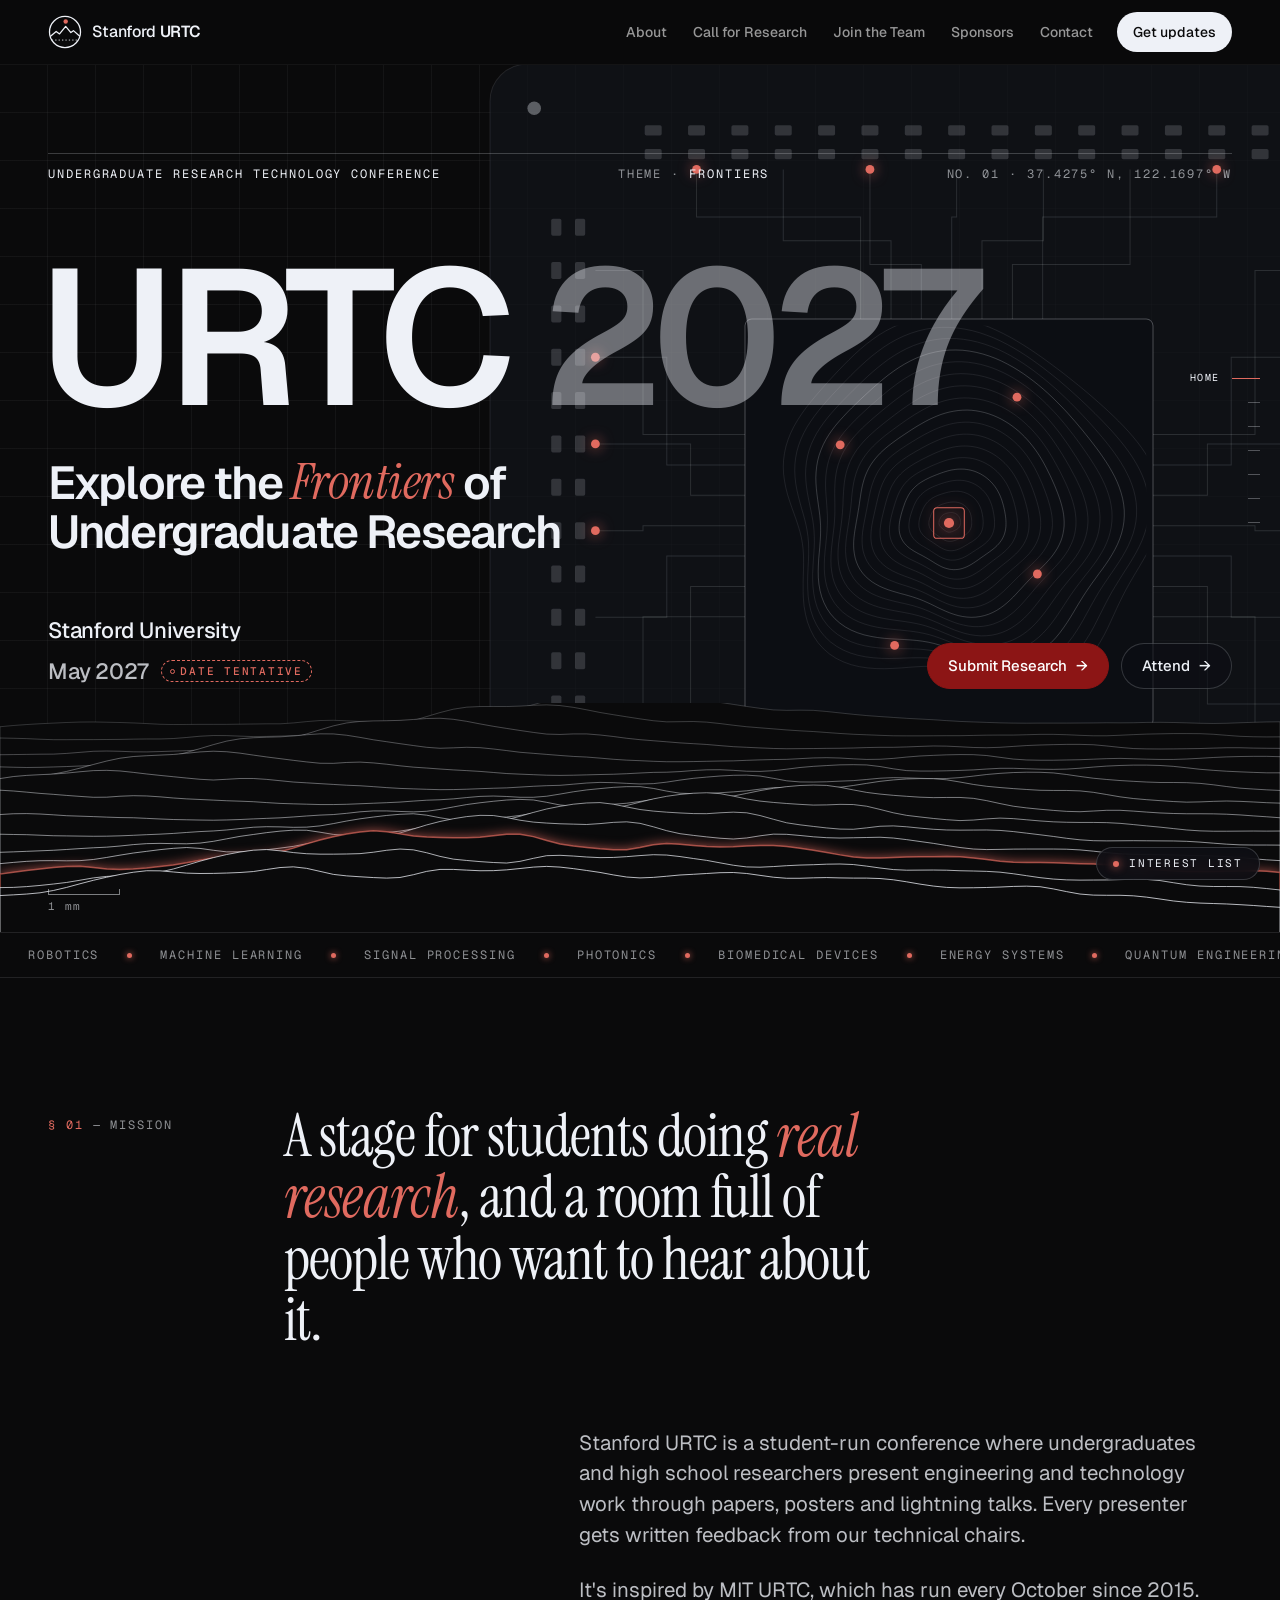
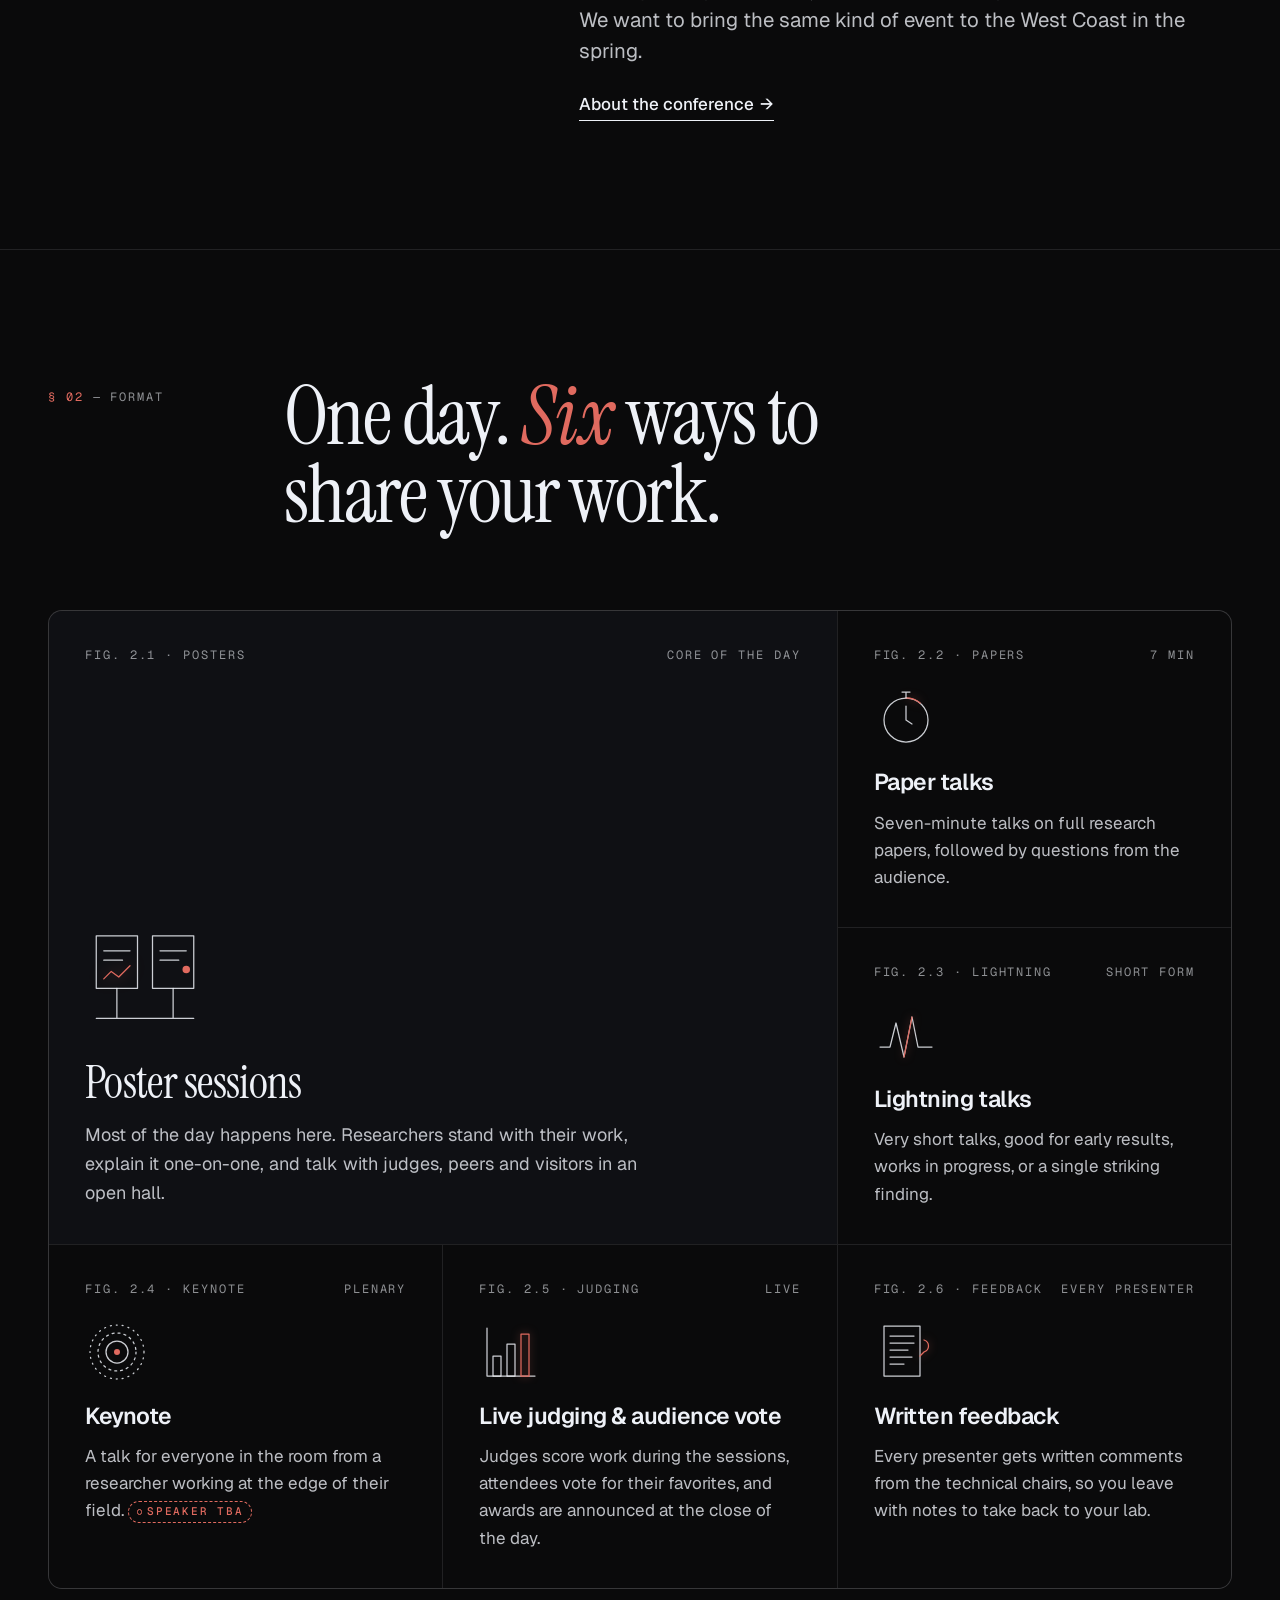
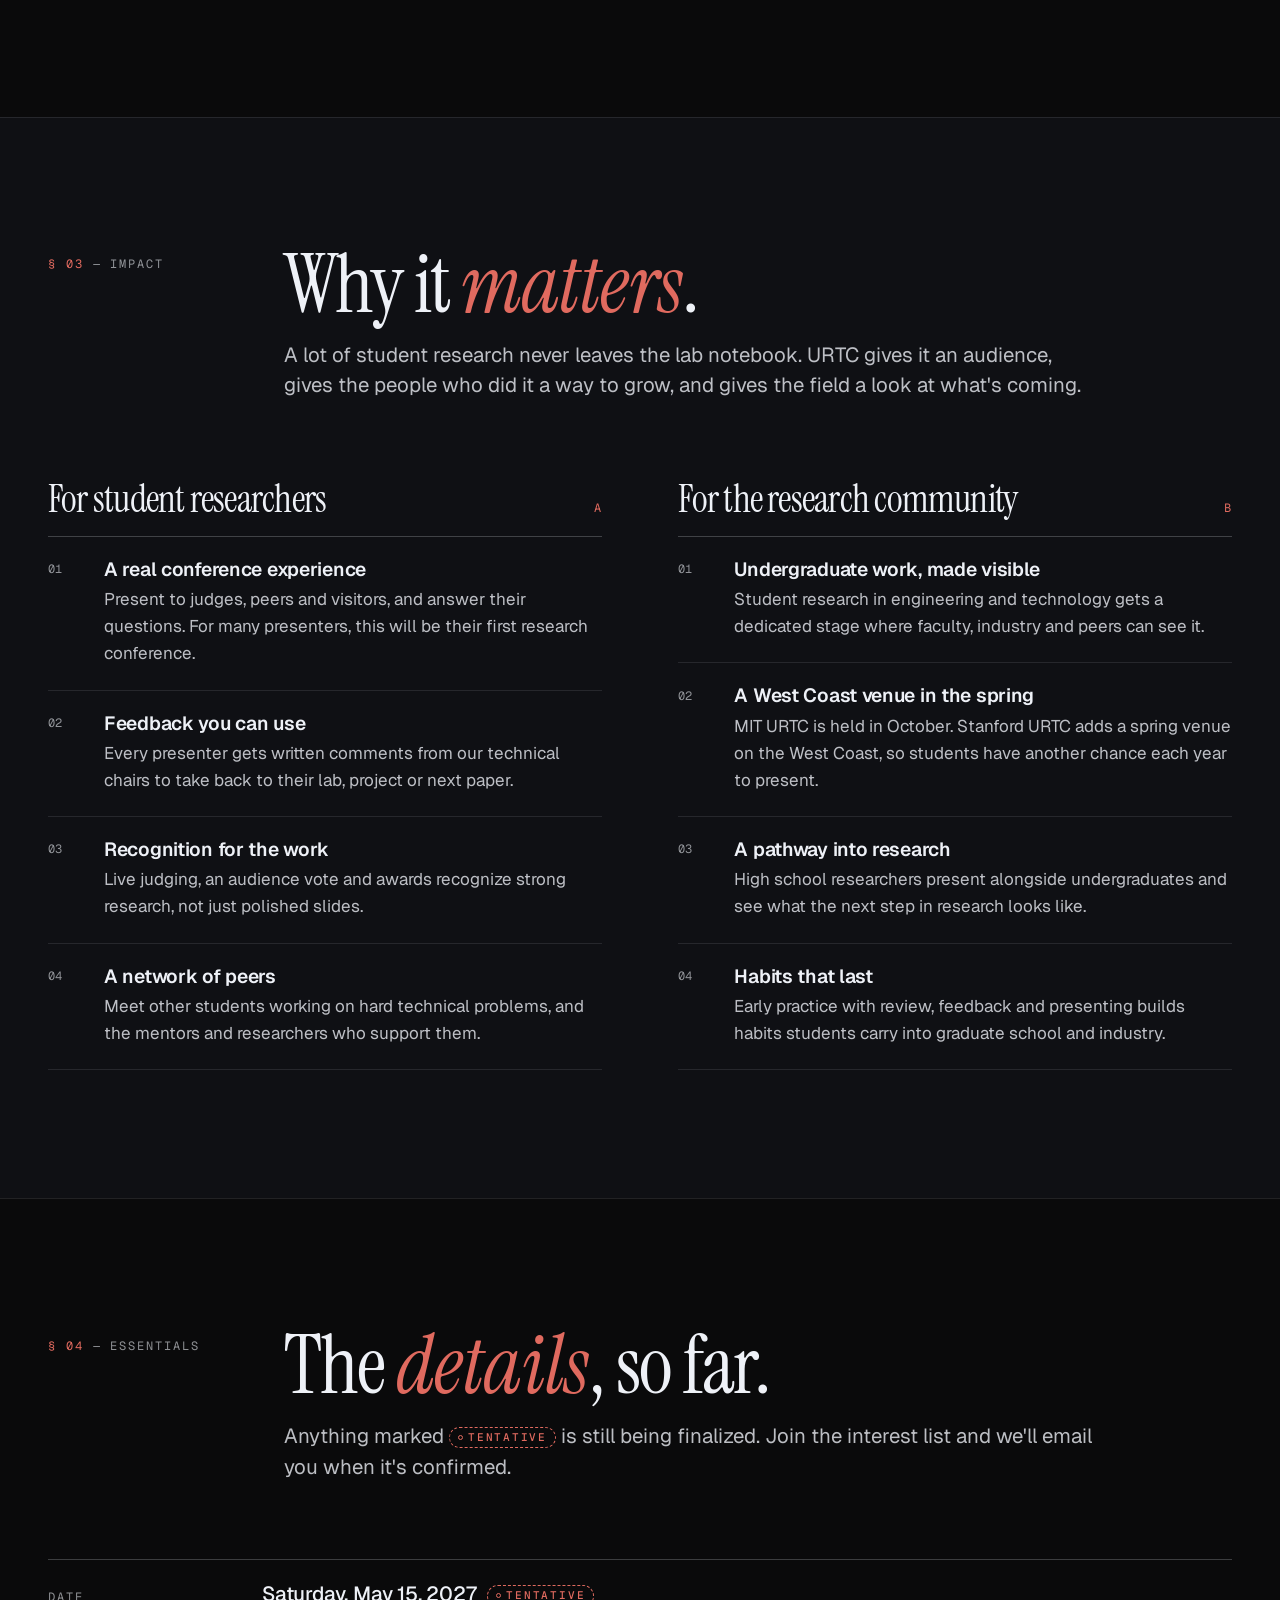
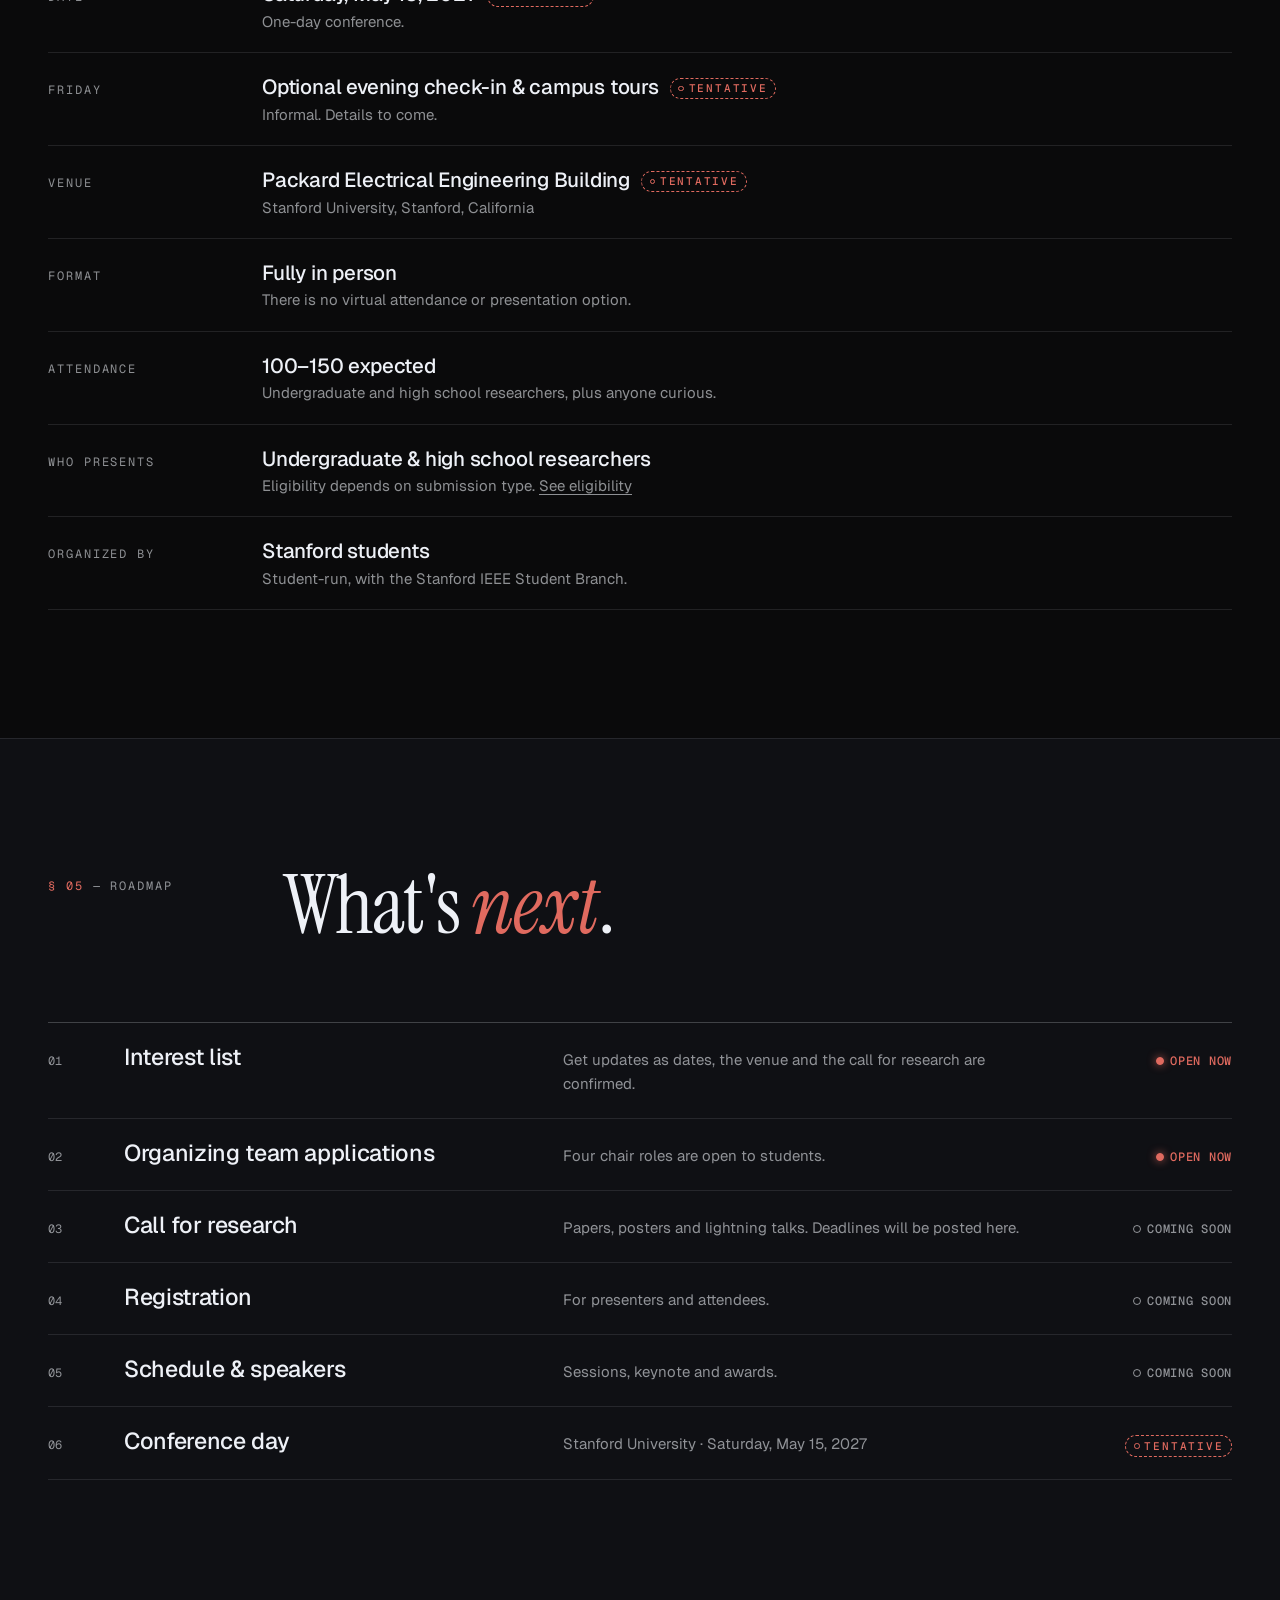
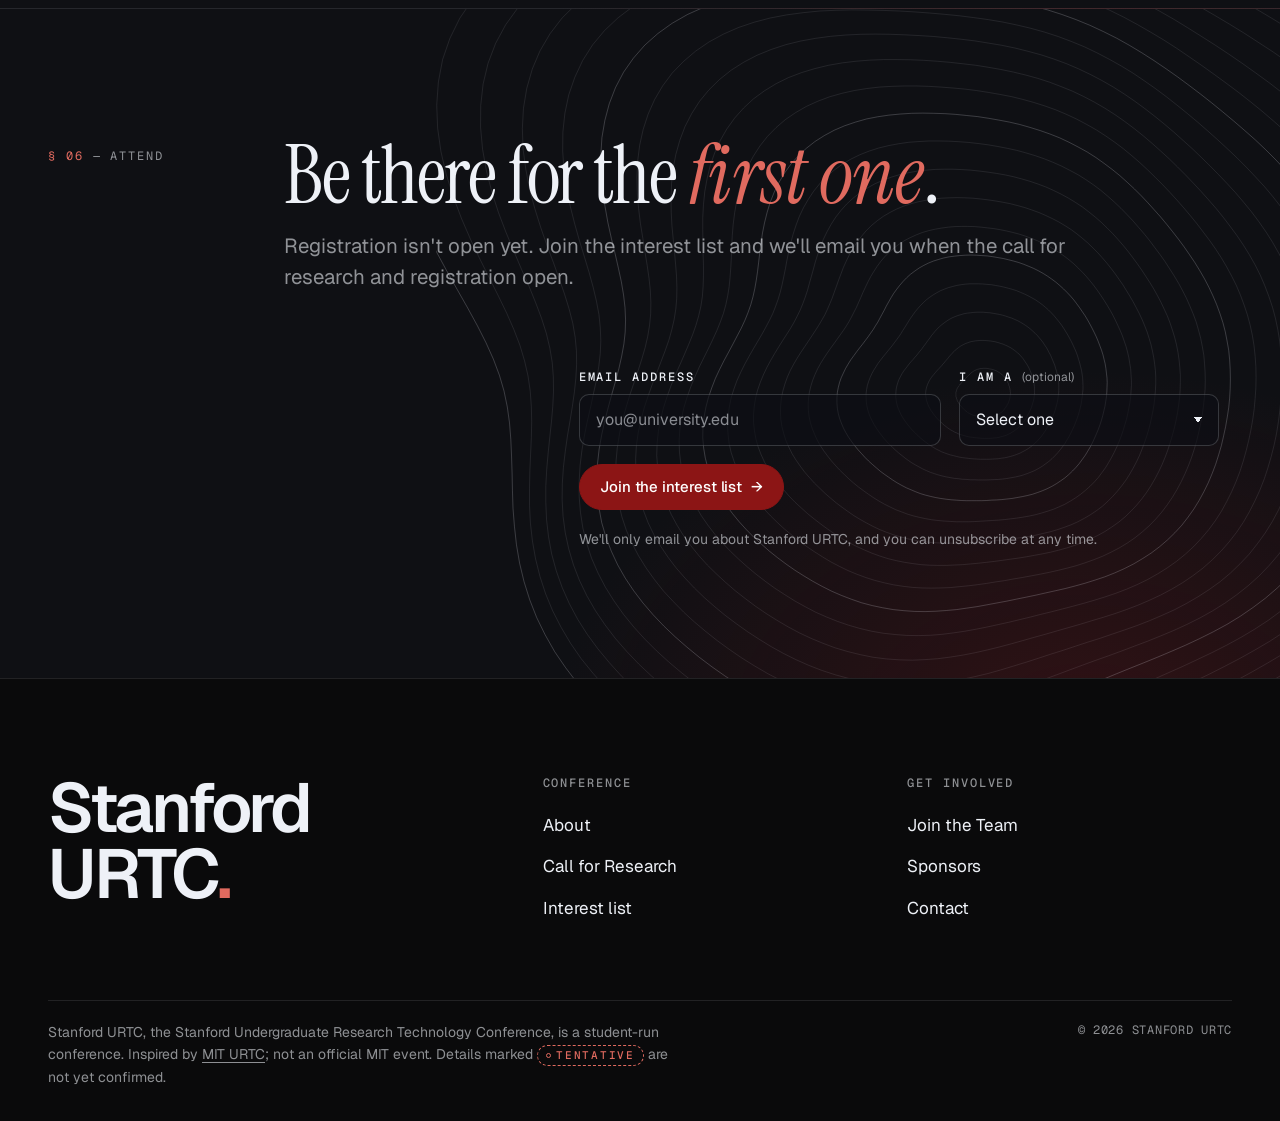
<file: public/urtc/index.html>
<!doctype html>
<html lang="en">
<head>
  <meta charset="utf-8">
  <meta name="viewport" content="width=device-width, initial-scale=1">
  <title>Stanford URTC 2027 · Explore the Frontiers of Undergraduate Research</title>
  <meta name="description" content="Stanford URTC is a student-run research conference where undergraduate and high school researchers present engineering and technology work through papers, posters and lightning talks.">
  <meta name="theme-color" content="#0a0a0b">
  <meta property="og:title" content="Stanford URTC 2027 · Frontiers">
  <meta property="og:description" content="A student-run conference for undergraduate engineering and technology research at Stanford University.">
  <meta property="og:type" content="website">
  <link rel="icon" href="favicon.svg" type="image/svg+xml">
  <link rel="preconnect" href="https://fonts.googleapis.com">
  <link rel="preconnect" href="https://fonts.gstatic.com" crossorigin>
  <link rel="stylesheet" href="https://fonts.googleapis.com/css2?family=Geist:wght@300..700&family=Geist+Mono:wght@400;500&family=Instrument+Serif:ital@0;1&display=swap">
  <link rel="stylesheet" href="assets/css/styles.css">
  <script src="assets/js/config.js" defer></script>
  <script src="assets/js/main.js" defer></script>
</head>
<body>
  <a class="skip-link" href="#main">Skip to content</a>

  <!-- HEADER (same on every page; update aria-current on the active link) -->
  <header class="site-header">
    <div class="container header-inner">
      <a class="brand" href="index.html" aria-label="Stanford URTC home">
        <svg class="brand-mark" viewBox="0 0 40 40" fill="none" aria-hidden="true" focusable="false"><circle cx="20" cy="20" r="18.25" stroke="currentColor" stroke-width="1.5"/><path d="M2.6 25.2 9.6 19.4l4 2.9 7.2-8.9 6.1 7.3 3-2.3 7.5 6.6" stroke="currentColor" stroke-width="1.5" stroke-linejoin="round"/><path d="M4.5 29.5h31" stroke="currentColor" stroke-dasharray="1.5 2.5"/><circle cx="20.8" cy="7.6" r="2.6" fill="#e06a5f"/></svg>
        <span class="brand-name">Stanford <strong>URTC</strong></span>
      </a>
      <button class="nav-toggle" type="button" aria-expanded="false" aria-controls="site-nav">
        <span class="nav-toggle-label">Menu</span><span class="nav-toggle-icon" aria-hidden="true"></span>
      </button>
      <nav id="site-nav" class="site-nav" aria-label="Main">
        <ul class="nav-list">
          <li><a href="about.html">About</a></li>
          <li><a href="submit.html">Call for Research</a></li>
          <li><a href="team.html">Join the Team</a></li>
          <li><a href="sponsors.html">Sponsors</a></li>
          <li><a href="contact.html">Contact</a></li>
          <li class="nav-cta"><a class="btn btn-sm btn-ink" href="index.html#interest">Get updates</a></li>
        </ul>
      </nav>
    </div>
  </header>

  <main id="main">

    <!-- HERO -->
    <section id="top" class="hero graph-paper" aria-labelledby="hero-title" data-parallax>
      <div class="hero-art" aria-hidden="true">
        <svg class="die" viewBox="0 0 600 600">
          <rect class="die-pkg" x="30" y="30" width="540" height="540" rx="22"/>
          <circle class="die-fid" cx="56" cy="56" r="4"/><circle class="die-fid" cx="544" cy="544" r="4"/>
          <rect class="die-pad" x="121.0" y="66" width="10" height="6" rx="1"/>
          <rect class="die-pad" x="121.0" y="528" width="10" height="6" rx="1"/>
          <rect class="die-pad" x="66" y="121.0" width="6" height="10" rx="1"/>
          <rect class="die-pad" x="528" y="121.0" width="6" height="10" rx="1"/>
          <rect class="die-pad" x="146.5" y="66" width="10" height="6" rx="1"/>
          <rect class="die-pad" x="146.5" y="528" width="10" height="6" rx="1"/>
          <rect class="die-pad" x="66" y="146.5" width="6" height="10" rx="1"/>
          <rect class="die-pad" x="528" y="146.5" width="6" height="10" rx="1"/>
          <rect class="die-pad" x="172.0" y="66" width="10" height="6" rx="1"/>
          <rect class="die-pad" x="172.0" y="528" width="10" height="6" rx="1"/>
          <rect class="die-pad" x="66" y="172.0" width="6" height="10" rx="1"/>
          <rect class="die-pad" x="528" y="172.0" width="6" height="10" rx="1"/>
          <rect class="die-pad" x="197.5" y="66" width="10" height="6" rx="1"/>
          <rect class="die-pad" x="197.5" y="528" width="10" height="6" rx="1"/>
          <rect class="die-pad" x="66" y="197.5" width="6" height="10" rx="1"/>
          <rect class="die-pad" x="528" y="197.5" width="6" height="10" rx="1"/>
          <rect class="die-pad" x="223.0" y="66" width="10" height="6" rx="1"/>
          <rect class="die-pad" x="223.0" y="528" width="10" height="6" rx="1"/>
          <rect class="die-pad" x="66" y="223.0" width="6" height="10" rx="1"/>
          <rect class="die-pad" x="528" y="223.0" width="6" height="10" rx="1"/>
          <rect class="die-pad" x="248.5" y="66" width="10" height="6" rx="1"/>
          <rect class="die-pad" x="248.5" y="528" width="10" height="6" rx="1"/>
          <rect class="die-pad" x="66" y="248.5" width="6" height="10" rx="1"/>
          <rect class="die-pad" x="528" y="248.5" width="6" height="10" rx="1"/>
          <rect class="die-pad" x="274.0" y="66" width="10" height="6" rx="1"/>
          <rect class="die-pad" x="274.0" y="528" width="10" height="6" rx="1"/>
          <rect class="die-pad" x="66" y="274.0" width="6" height="10" rx="1"/>
          <rect class="die-pad" x="528" y="274.0" width="6" height="10" rx="1"/>
          <rect class="die-pad" x="299.5" y="66" width="10" height="6" rx="1"/>
          <rect class="die-pad" x="299.5" y="528" width="10" height="6" rx="1"/>
          <rect class="die-pad" x="66" y="299.5" width="6" height="10" rx="1"/>
          <rect class="die-pad" x="528" y="299.5" width="6" height="10" rx="1"/>
          <rect class="die-pad" x="325.0" y="66" width="10" height="6" rx="1"/>
          <rect class="die-pad" x="325.0" y="528" width="10" height="6" rx="1"/>
          <rect class="die-pad" x="66" y="325.0" width="6" height="10" rx="1"/>
          <rect class="die-pad" x="528" y="325.0" width="6" height="10" rx="1"/>
          <rect class="die-pad" x="350.5" y="66" width="10" height="6" rx="1"/>
          <rect class="die-pad" x="350.5" y="528" width="10" height="6" rx="1"/>
          <rect class="die-pad" x="66" y="350.5" width="6" height="10" rx="1"/>
          <rect class="die-pad" x="528" y="350.5" width="6" height="10" rx="1"/>
          <rect class="die-pad" x="376.0" y="66" width="10" height="6" rx="1"/>
          <rect class="die-pad" x="376.0" y="528" width="10" height="6" rx="1"/>
          <rect class="die-pad" x="66" y="376.0" width="6" height="10" rx="1"/>
          <rect class="die-pad" x="528" y="376.0" width="6" height="10" rx="1"/>
          <rect class="die-pad" x="401.5" y="66" width="10" height="6" rx="1"/>
          <rect class="die-pad" x="401.5" y="528" width="10" height="6" rx="1"/>
          <rect class="die-pad" x="66" y="401.5" width="6" height="10" rx="1"/>
          <rect class="die-pad" x="528" y="401.5" width="6" height="10" rx="1"/>
          <rect class="die-pad" x="427.0" y="66" width="10" height="6" rx="1"/>
          <rect class="die-pad" x="427.0" y="528" width="10" height="6" rx="1"/>
          <rect class="die-pad" x="66" y="427.0" width="6" height="10" rx="1"/>
          <rect class="die-pad" x="528" y="427.0" width="6" height="10" rx="1"/>
          <rect class="die-pad" x="452.5" y="66" width="10" height="6" rx="1"/>
          <rect class="die-pad" x="452.5" y="528" width="10" height="6" rx="1"/>
          <rect class="die-pad" x="66" y="452.5" width="6" height="10" rx="1"/>
          <rect class="die-pad" x="528" y="452.5" width="6" height="10" rx="1"/>
          <rect class="die-pad" x="478.0" y="66" width="10" height="6" rx="1"/>
          <rect class="die-pad" x="478.0" y="528" width="10" height="6" rx="1"/>
          <rect class="die-pad" x="66" y="478.0" width="6" height="10" rx="1"/>
          <rect class="die-pad" x="528" y="478.0" width="6" height="10" rx="1"/>
          <rect class="die-pad" x="121.0" y="80" width="10" height="6" rx="1"/>
          <rect class="die-pad" x="121.0" y="514" width="10" height="6" rx="1"/>
          <rect class="die-pad" x="80" y="121.0" width="6" height="10" rx="1"/>
          <rect class="die-pad" x="514" y="121.0" width="6" height="10" rx="1"/>
          <rect class="die-pad" x="146.5" y="80" width="10" height="6" rx="1"/>
          <rect class="die-pad" x="146.5" y="514" width="10" height="6" rx="1"/>
          <rect class="die-pad" x="80" y="146.5" width="6" height="10" rx="1"/>
          <rect class="die-pad" x="514" y="146.5" width="6" height="10" rx="1"/>
          <rect class="die-pad" x="172.0" y="80" width="10" height="6" rx="1"/>
          <rect class="die-pad" x="172.0" y="514" width="10" height="6" rx="1"/>
          <rect class="die-pad" x="80" y="172.0" width="6" height="10" rx="1"/>
          <rect class="die-pad" x="514" y="172.0" width="6" height="10" rx="1"/>
          <rect class="die-pad" x="197.5" y="80" width="10" height="6" rx="1"/>
          <rect class="die-pad" x="197.5" y="514" width="10" height="6" rx="1"/>
          <rect class="die-pad" x="80" y="197.5" width="6" height="10" rx="1"/>
          <rect class="die-pad" x="514" y="197.5" width="6" height="10" rx="1"/>
          <rect class="die-pad" x="223.0" y="80" width="10" height="6" rx="1"/>
          <rect class="die-pad" x="223.0" y="514" width="10" height="6" rx="1"/>
          <rect class="die-pad" x="80" y="223.0" width="6" height="10" rx="1"/>
          <rect class="die-pad" x="514" y="223.0" width="6" height="10" rx="1"/>
          <rect class="die-pad" x="248.5" y="80" width="10" height="6" rx="1"/>
          <rect class="die-pad" x="248.5" y="514" width="10" height="6" rx="1"/>
          <rect class="die-pad" x="80" y="248.5" width="6" height="10" rx="1"/>
          <rect class="die-pad" x="514" y="248.5" width="6" height="10" rx="1"/>
          <rect class="die-pad" x="274.0" y="80" width="10" height="6" rx="1"/>
          <rect class="die-pad" x="274.0" y="514" width="10" height="6" rx="1"/>
          <rect class="die-pad" x="80" y="274.0" width="6" height="10" rx="1"/>
          <rect class="die-pad" x="514" y="274.0" width="6" height="10" rx="1"/>
          <rect class="die-pad" x="299.5" y="80" width="10" height="6" rx="1"/>
          <rect class="die-pad" x="299.5" y="514" width="10" height="6" rx="1"/>
          <rect class="die-pad" x="80" y="299.5" width="6" height="10" rx="1"/>
          <rect class="die-pad" x="514" y="299.5" width="6" height="10" rx="1"/>
          <rect class="die-pad" x="325.0" y="80" width="10" height="6" rx="1"/>
          <rect class="die-pad" x="325.0" y="514" width="10" height="6" rx="1"/>
          <rect class="die-pad" x="80" y="325.0" width="6" height="10" rx="1"/>
          <rect class="die-pad" x="514" y="325.0" width="6" height="10" rx="1"/>
          <rect class="die-pad" x="350.5" y="80" width="10" height="6" rx="1"/>
          <rect class="die-pad" x="350.5" y="514" width="10" height="6" rx="1"/>
          <rect class="die-pad" x="80" y="350.5" width="6" height="10" rx="1"/>
          <rect class="die-pad" x="514" y="350.5" width="6" height="10" rx="1"/>
          <rect class="die-pad" x="376.0" y="80" width="10" height="6" rx="1"/>
          <rect class="die-pad" x="376.0" y="514" width="10" height="6" rx="1"/>
          <rect class="die-pad" x="80" y="376.0" width="6" height="10" rx="1"/>
          <rect class="die-pad" x="514" y="376.0" width="6" height="10" rx="1"/>
          <rect class="die-pad" x="401.5" y="80" width="10" height="6" rx="1"/>
          <rect class="die-pad" x="401.5" y="514" width="10" height="6" rx="1"/>
          <rect class="die-pad" x="80" y="401.5" width="6" height="10" rx="1"/>
          <rect class="die-pad" x="514" y="401.5" width="6" height="10" rx="1"/>
          <rect class="die-pad" x="427.0" y="80" width="10" height="6" rx="1"/>
          <rect class="die-pad" x="427.0" y="514" width="10" height="6" rx="1"/>
          <rect class="die-pad" x="80" y="427.0" width="6" height="10" rx="1"/>
          <rect class="die-pad" x="514" y="427.0" width="6" height="10" rx="1"/>
          <rect class="die-pad" x="452.5" y="80" width="10" height="6" rx="1"/>
          <rect class="die-pad" x="452.5" y="514" width="10" height="6" rx="1"/>
          <rect class="die-pad" x="80" y="452.5" width="6" height="10" rx="1"/>
          <rect class="die-pad" x="514" y="452.5" width="6" height="10" rx="1"/>
          <rect class="die-pad" x="478.0" y="80" width="10" height="6" rx="1"/>
          <rect class="die-pad" x="478.0" y="514" width="10" height="6" rx="1"/>
          <rect class="die-pad" x="80" y="478.0" width="6" height="10" rx="1"/>
          <rect class="die-pad" x="514" y="478.0" width="6" height="10" rx="1"/>
          <path class="die-trace" d="M248.0 180 V120 H151.5 V92"/>
          <path class="die-trace" d="M248.0 420 V480 H151.5 V508"/>
          <path class="die-trace" d="M180 248.0 H120 V151.5 H92"/>
          <path class="die-trace" d="M420 248.0 H480 V151.5 H508"/>
          <path class="die-trace" d="M265.9 180 V134 H202.5 V92"/>
          <path class="die-trace" d="M265.9 420 V466 H202.5 V508"/>
          <path class="die-trace" d="M180 265.9 H134 V202.5 H92"/>
          <path class="die-trace" d="M420 265.9 H466 V202.5 H508"/>
          <path class="die-trace" d="M283.7 180 V148 H253.5 V92"/>
          <path class="die-trace" d="M283.7 420 V452 H253.5 V508"/>
          <path class="die-trace" d="M180 283.7 H148 V253.5 H92"/>
          <path class="die-trace" d="M420 283.7 H452 V253.5 H508"/>
          <path class="die-trace" d="M301.6 180 V120 H304.5 V92"/>
          <path class="die-trace" d="M301.6 420 V480 H304.5 V508"/>
          <path class="die-trace" d="M180 301.6 H120 V304.5 H92"/>
          <path class="die-trace" d="M420 301.6 H480 V304.5 H508"/>
          <path class="die-trace" d="M319.4 180 V134 H355.5 V92"/>
          <path class="die-trace" d="M319.4 420 V466 H355.5 V508"/>
          <path class="die-trace" d="M180 319.4 H134 V355.5 H92"/>
          <path class="die-trace" d="M420 319.4 H466 V355.5 H508"/>
          <path class="die-trace" d="M337.3 180 V148 H406.5 V92"/>
          <path class="die-trace" d="M337.3 420 V452 H406.5 V508"/>
          <path class="die-trace" d="M180 337.3 H148 V406.5 H92"/>
          <path class="die-trace" d="M420 337.3 H452 V406.5 H508"/>
          <path class="die-trace" d="M355.1 180 V120 H457.5 V92"/>
          <path class="die-trace" d="M355.1 420 V480 H457.5 V508"/>
          <path class="die-trace" d="M180 355.1 H120 V457.5 H92"/>
          <path class="die-trace" d="M420 355.1 H480 V457.5 H508"/>
          <rect class="die-core" x="180" y="180" width="240" height="240" rx="4"/>
          <svg class="contours" x="184" y="184" width="232" height="232" viewBox="0 0 600 600" data-contours="23" data-rings="18" data-cx="300" data-cy="300"></svg>
          <rect class="die-cell" x="291" y="291" width="18" height="18" rx="2"/>
          <circle class="die-node" cx="300" cy="300" r="3"/>
          <circle class="die-node" cx="151.5" cy="92.0" r="2.6"/>
          <circle class="die-node" cx="151.5" cy="508.0" r="2.6"/>
          <circle class="die-node" cx="508.0" cy="151.5" r="2.6"/>
          <circle class="die-node" cx="92.0" cy="202.5" r="2.6"/>
          <circle class="die-node" cx="253.5" cy="92.0" r="2.6"/>
          <circle class="die-node" cx="92.0" cy="253.5" r="2.6"/>
          <circle class="die-node" cx="508.0" cy="253.5" r="2.6"/>
          <circle class="die-node" cx="92.0" cy="304.5" r="2.6"/>
          <circle class="die-node" cx="508.0" cy="304.5" r="2.6"/>
          <circle class="die-node" cx="406.5" cy="508.0" r="2.6"/>
          <circle class="die-node" cx="508.0" cy="406.5" r="2.6"/>
          <circle class="die-node" cx="457.5" cy="92.0" r="2.6"/>
          <circle class="die-node" cx="457.5" cy="508.0" r="2.6"/>
          <circle class="die-node" cx="92.0" cy="457.5" r="2.6"/>
          <circle class="die-node" cx="236.0" cy="254.0" r="2.6"/>
          <circle class="die-node" cx="352.0" cy="330.0" r="2.6"/>
          <circle class="die-node" cx="268.0" cy="372.0" r="2.6"/>
          <circle class="die-node" cx="340.0" cy="226.0" r="2.6"/>
        </svg>
      </div>

      <div class="container hero-inner">
        <p class="hero-meta">
          <span><strong>Undergraduate Research Technology Conference</strong></span>
          <span>Theme · <strong>Frontiers</strong></span>
          <span>No. 01 · 37.4275° N, 122.1697° W</span>
        </p>

        <h1 id="hero-title" class="hero-title">
          <span class="hero-wordmark rise">URTC <span class="year">2027</span></span>
          <span class="hero-tagline rise">Explore the <em>Frontiers</em> of Undergraduate Research</span>
        </h1>

        <div class="hero-foot rise rise-3">
          <div class="hero-place">
            <span class="hero-place-line">Stanford University</span>
            <span class="hero-place-line">May 2027 <span class="tbc">Date tentative</span></span>
          </div>
          <div class="hero-cta">
            <a class="btn btn-primary" href="submit.html">Submit Research <span class="arrow" aria-hidden="true">→</span></a>
            <a class="btn btn-ghost" href="#interest">Attend <span class="arrow" aria-hidden="true">→</span></a>
          </div>
        </div>
      </div>

      <div class="scale-bar" aria-hidden="true">1 mm</div>
      <svg class="ridges" data-ridges="11" data-lines="14" data-animate aria-hidden="true" focusable="false"></svg>
    </section>

    <!-- RESEARCH AREAS TICKER (decorative; the sr-only line carries the meaning) -->
    <div class="ticker">
      <p class="sr-only">Research areas welcome include robotics, machine learning, signal processing, photonics, biomedical devices, energy systems, quantum engineering, embedded systems, human-computer interaction, wireless communication, materials and computer architecture.</p>
      <div class="ticker-track" aria-hidden="true">
        <ul class="ticker-list">
          <li>Robotics</li><li>Machine learning</li><li>Signal processing</li><li>Photonics</li><li>Biomedical devices</li><li>Energy systems</li><li>Quantum engineering</li><li>Embedded systems</li><li>Human–computer interaction</li><li>Wireless communication</li><li>Materials</li><li>Computer architecture</li>
        </ul>
        <ul class="ticker-list">
          <li>Robotics</li><li>Machine learning</li><li>Signal processing</li><li>Photonics</li><li>Biomedical devices</li><li>Energy systems</li><li>Quantum engineering</li><li>Embedded systems</li><li>Human–computer interaction</li><li>Wireless communication</li><li>Materials</li><li>Computer architecture</li>
        </ul>
      </div>
    </div>

    <!-- 01 MISSION -->
    <section id="mission" class="section section--flush-top" aria-labelledby="mission-title">
      <div class="container">
        <div class="section-head">
          <p class="section-num"><b>§ 01</b> — Mission</p>
          <h2 id="mission-title" class="statement reveal">A stage for students doing <em>real research</em>, and a room full of people who want to hear about it.</h2>
        </div>
        <div class="split">
          <div></div>
          <div class="stack reveal" data-delay="1">
            <p class="lede">Stanford URTC is a student-run conference where undergraduates and high school researchers present engineering and technology work through papers, posters and lightning talks. Every presenter gets written feedback from our technical chairs.</p>
            <p class="lede">It's inspired by MIT URTC, which has run every October since 2015. We want to bring the same kind of event to the West Coast in the spring.</p>
            <p><a class="text-link" href="about.html">About the conference <span aria-hidden="true">→</span></a></p>
          </div>
        </div>
      </div>
    </section>

    <!-- 02 FORMAT -->
    <section id="format" class="section" aria-labelledby="format-title">
      <div class="container">
        <div class="section-head">
          <p class="section-num"><b>§ 02</b> — Format</p>
          <h2 id="format-title" class="section-title reveal">One day. <em>Six</em> ways to share your work.</h2>
        </div>

        <ul class="fig-grid reveal">
          <li class="fig-cell fig-cell--feature">
            <div class="fig-label"><span>Fig. 2.1 · Posters</span><span>Core of the day</span></div>
            <svg class="fig-icon" viewBox="0 0 64 64" aria-hidden="true">
              <rect x="6" y="10" width="22" height="28"/><rect x="36" y="10" width="22" height="28"/>
              <path d="M10 18h14M10 23h10M40 18h14M40 23h10"/>
              <path class="accent" d="M10 33l4-4 4 3 6-6"/>
              <path d="M17 38v16M47 38v16M6 54h52"/>
              <circle class="fill-accent" cx="54" cy="28" r="2"/>
            </svg>
            <h3>Poster sessions</h3>
            <p>Most of the day happens here. Researchers stand with their work, explain it one-on-one, and talk with judges, peers and visitors in an open hall.</p>
          </li>
          <li class="fig-cell">
            <div class="fig-label"><span>Fig. 2.2 · Papers</span><span>7 min</span></div>
            <svg class="fig-icon" viewBox="0 0 64 64" aria-hidden="true">
              <circle cx="32" cy="34" r="22"/>
              <path class="accent" d="M32 12a22 22 0 0 1 14.1 5.1"/>
              <path d="M32 34V20M32 34l6 4M28 6h8M32 6v6"/>
            </svg>
            <h3>Paper talks</h3>
            <p>Seven-minute talks on full research papers, followed by questions from the audience.</p>
          </li>
          <li class="fig-cell">
            <div class="fig-label"><span>Fig. 2.3 · Lightning</span><span>Short form</span></div>
            <svg class="fig-icon" viewBox="0 0 64 64" aria-hidden="true">
              <path d="M6 44h10l6-24 8 34 8-40 6 30h14"/>
              <path class="accent" d="M30 54 38 14"/>
            </svg>
            <h3>Lightning talks</h3>
            <p>Very short talks, good for early results, works in progress, or a single striking finding.</p>
          </li>
          <li class="fig-cell">
            <div class="fig-label"><span>Fig. 2.4 · Keynote</span><span>Plenary</span></div>
            <svg class="fig-icon" viewBox="0 0 64 64" aria-hidden="true">
              <circle class="fill-accent" cx="32" cy="32" r="3"/>
              <circle cx="32" cy="32" r="11"/><circle cx="32" cy="32" r="19" stroke-dasharray="2 4"/><circle cx="32" cy="32" r="27" stroke-dasharray="1 5"/>
            </svg>
            <h3>Keynote</h3>
            <p>A talk for everyone in the room from a researcher working at the edge of their field. <span class="tbc">Speaker TBA</span></p>
          </li>
          <li class="fig-cell">
            <div class="fig-label"><span>Fig. 2.5 · Judging</span><span>Live</span></div>
            <svg class="fig-icon" viewBox="0 0 64 64" aria-hidden="true">
              <path d="M8 56h48M8 56V8"/>
              <rect x="14" y="36" width="8" height="20"/><rect x="28" y="24" width="8" height="32"/>
              <rect class="accent" x="42" y="14" width="8" height="42"/>
            </svg>
            <h3>Live judging &amp; audience vote</h3>
            <p>Judges score work during the sessions, attendees vote for their favorites, and awards are announced at the close of the day.</p>
          </li>
          <li class="fig-cell">
            <div class="fig-label"><span>Fig. 2.6 · Feedback</span><span>Every presenter</span></div>
            <svg class="fig-icon" viewBox="0 0 64 64" aria-hidden="true">
              <rect x="10" y="6" width="36" height="50"/>
              <path d="M16 16h24M16 23h24M16 30h18M16 37h22M16 44h14"/>
              <path class="accent" d="M50 20c6 2 6 10 0 12M50 32l-4 4"/>
            </svg>
            <h3>Written feedback</h3>
            <p>Every presenter gets written comments from the technical chairs, so you leave with notes to take back to your lab.</p>
          </li>
        </ul>
      </div>
    </section>

    <!-- 03 IMPACT -->
    <section id="impact" class="section section--tint" aria-labelledby="impact-title">
      <div class="container">
        <div class="section-head">
          <p class="section-num"><b>§ 03</b> — Impact</p>
          <h2 id="impact-title" class="section-title reveal">Why it <em>matters</em>.</h2>
          <p class="lede reveal" data-delay="1">A lot of student research never leaves the lab notebook. URTC gives it an audience, gives the people who did it a way to grow, and gives the field a look at what's coming.</p>
        </div>

        <div class="impact-grid">
          <div class="impact-col reveal">
            <h3><span>For student researchers</span><span class="mono">A</span></h3>
            <ol class="impact-list">
              <li>
                <h4>A real conference experience</h4>
                <p>Present to judges, peers and visitors, and answer their questions. For many presenters, this will be their first research conference.</p>
              </li>
              <li>
                <h4>Feedback you can use</h4>
                <p>Every presenter gets written comments from our technical chairs to take back to their lab, project or next paper.</p>
              </li>
              <li>
                <h4>Recognition for the work</h4>
                <p>Live judging, an audience vote and awards recognize strong research, not just polished slides.</p>
              </li>
              <li>
                <h4>A network of peers</h4>
                <p>Meet other students working on hard technical problems, and the mentors and researchers who support them.</p>
              </li>
            </ol>
          </div>

          <div class="impact-col reveal" data-delay="1">
            <h3><span>For the research community</span><span class="mono">B</span></h3>
            <ol class="impact-list">
              <li>
                <h4>Undergraduate work, made visible</h4>
                <p>Student research in engineering and technology gets a dedicated stage where faculty, industry and peers can see it.</p>
              </li>
              <li>
                <h4>A West Coast venue in the spring</h4>
                <p>MIT URTC is held in October. Stanford URTC adds a spring venue on the West Coast, so students have another chance each year to present.</p>
              </li>
              <li>
                <h4>A pathway into research</h4>
                <p>High school researchers present alongside undergraduates and see what the next step in research looks like.</p>
              </li>
              <li>
                <h4>Habits that last</h4>
                <p>Early practice with review, feedback and presenting builds habits students carry into graduate school and industry.</p>
              </li>
            </ol>
          </div>
        </div>
      </div>
    </section>

    <!-- 04 ESSENTIALS -->
    <section id="essentials" class="section" aria-labelledby="essentials-title">
      <div class="container">
        <div class="section-head">
          <p class="section-num"><b>§ 04</b> — Essentials</p>
          <h2 id="essentials-title" class="section-title reveal">The <em>details</em>, so far.</h2>
          <p class="lede reveal" data-delay="1">Anything marked <span class="tbc">Tentative</span> is still being finalized. Join the interest list and we'll email you when it's confirmed.</p>
        </div>

        <dl class="spec reveal">
            <div class="spec-row">
              <dt>Date</dt>
              <dd>Saturday, May 15, 2027 <span class="tbc">Tentative</span><small>One-day conference.</small></dd>
            </div>
            <div class="spec-row">
              <dt>Friday</dt>
              <dd>Optional evening check-in &amp; campus tours <span class="tbc">Tentative</span><small>Informal. Details to come.</small></dd>
            </div>
            <div class="spec-row">
              <dt>Venue</dt>
              <dd>Packard Electrical Engineering Building <span class="tbc">Tentative</span><small>Stanford University, Stanford, California</small></dd>
            </div>
            <div class="spec-row">
              <dt>Format</dt>
              <dd>Fully in person<small>There is no virtual attendance or presentation option.</small></dd>
            </div>
            <div class="spec-row">
              <dt>Attendance</dt>
              <dd>100–150 expected<small>Undergraduate and high school researchers, plus anyone curious.</small></dd>
            </div>
            <div class="spec-row">
              <dt>Who presents</dt>
              <dd>Undergraduate &amp; high school researchers<small>Eligibility depends on submission type. <a href="submit.html#eligibility">See eligibility</a></small></dd>
            </div>
            <div class="spec-row">
              <dt>Organized by</dt>
              <dd>Stanford students<small>Student-run, with the Stanford IEEE Student Branch.</small></dd>
            </div>
          </dl>
      </div>
    </section>

    <!-- 05 WHAT'S NEXT (add new milestones here as phases launch) -->
    <section id="roadmap" class="section section--tint" aria-labelledby="next-title">
      <div class="container">
        <div class="section-head">
          <p class="section-num"><b>§ 05</b> — Roadmap</p>
          <h2 id="next-title" class="section-title reveal">What's <em>next</em>.</h2>
        </div>
        <ol class="roadmap reveal">
          <li>
            <h3>Interest list</h3>
            <p>Get updates as dates, the venue and the call for research are confirmed.</p>
            <span class="status status--open">Open now</span>
          </li>
          <li>
            <h3>Organizing team applications</h3>
            <p>Four chair roles are open to students.</p>
            <span class="status status--open">Open now</span>
          </li>
          <li>
            <h3>Call for research</h3>
            <p>Papers, posters and lightning talks. Deadlines will be posted here.</p>
            <span class="status">Coming soon</span>
          </li>
          <li>
            <h3>Registration</h3>
            <p>For presenters and attendees.</p>
            <span class="status">Coming soon</span>
          </li>
          <li>
            <h3>Schedule &amp; speakers</h3>
            <p>Sessions, keynote and awards.</p>
            <span class="status">Coming soon</span>
          </li>
          <li>
            <h3>Conference day</h3>
            <p>Stanford University · Saturday, May 15, 2027</p>
            <span class="tbc">Tentative</span>
          </li>
        </ol>
      </div>
    </section>

    <!-- 06 INTEREST LIST (the "Attend" CTA points here) -->
    <section id="interest" class="section on-dark" aria-labelledby="interest-title">
      <svg class="band-art contours" viewBox="0 0 600 600" data-contours="91" data-rings="20" aria-hidden="true" focusable="false"></svg>
      <div class="container">
        <div class="section-head">
          <p class="section-num"><b>§ 06</b> — Attend</p>
          <h2 id="interest-title" class="section-title">Be there for the <em>first one</em>.</h2>
          <p class="lede">Registration isn't open yet. Join the interest list and we'll email you when the call for research and registration open.</p>
        </div>
        <div class="split">
          <div></div>
          <form class="signup-form" data-interest-form novalidate>
            <div class="field">
              <label for="email">Email address</label>
              <input id="email" name="email" type="email" autocomplete="email" required placeholder="you@university.edu" aria-describedby="email-hint">
            </div>
            <div class="field">
              <label for="role">I am a <span class="optional">(optional)</span></label>
              <select id="role" name="role">
                <option value="">Select one</option>
                <option>Undergraduate researcher</option>
                <option>High school researcher</option>
                <option>Faculty member or mentor</option>
                <option>Potential sponsor</option>
                <option>Other</option>
              </select>
            </div>
            <div class="hp" aria-hidden="true">
              <label for="gotcha">Leave this field empty</label>
              <input id="gotcha" name="_gotcha" type="text" tabindex="-1" autocomplete="off">
            </div>
            <button class="btn btn-primary" type="submit">Join the interest list <span class="arrow" aria-hidden="true">→</span></button>
            <p id="email-hint" class="form-hint">We'll only email you about Stanford URTC, and you can unsubscribe at any time.</p>
            <p class="form-status" role="status" aria-live="polite"></p>
          </form>
        </div>
      </div>
    </section>

  </main>

  <!-- Section index (wide screens) and floating shortcut, in the style of the Stanford IEEE site -->
  <nav class="rail" aria-label="Sections on this page" data-rail>
    <ul>
      <li><a href="#top">Home</a></li>
      <li><a href="#mission">Mission</a></li>
      <li><a href="#format">Format</a></li>
      <li><a href="#impact">Impact</a></li>
      <li><a href="#essentials">Details</a></li>
      <li><a href="#roadmap">Roadmap</a></li>
      <li><a href="#interest">Attend</a></li>
    </ul>
  </nav>
  <a class="float-pill" href="#interest" data-float-pill>Interest list</a>

  <!-- FOOTER (same on every page) -->
  <footer class="site-footer">
    <div class="container">
      <div class="footer-top">
        <p class="footer-mark" aria-hidden="true">Stanford URTC<span>.</span></p>
        <div class="footer-col">
          <h2>Conference</h2>
          <ul>
            <li><a href="about.html">About</a></li>
            <li><a href="submit.html">Call for Research</a></li>
            <li><a href="index.html#interest">Interest list</a></li>
          </ul>
        </div>
        <div class="footer-col">
          <h2>Get involved</h2>
          <ul>
            <li><a href="team.html">Join the Team</a></li>
            <li><a href="sponsors.html">Sponsors</a></li>
            <li><a href="contact.html">Contact</a></li>
          </ul>
        </div>
      </div>
      <div class="footer-bottom">
        <p>Stanford URTC, the Stanford Undergraduate Research Technology Conference, is a student-run conference. Inspired by <a href="https://urtc.mit.edu" rel="noopener">MIT URTC</a>; not an official MIT event. Details marked <span class="tbc">Tentative</span> are not yet confirmed.</p>
        <p class="mono">© <span data-year>2026</span> Stanford URTC</p>
      </div>
    </div>
  </footer>
</body>
</html>
</file>
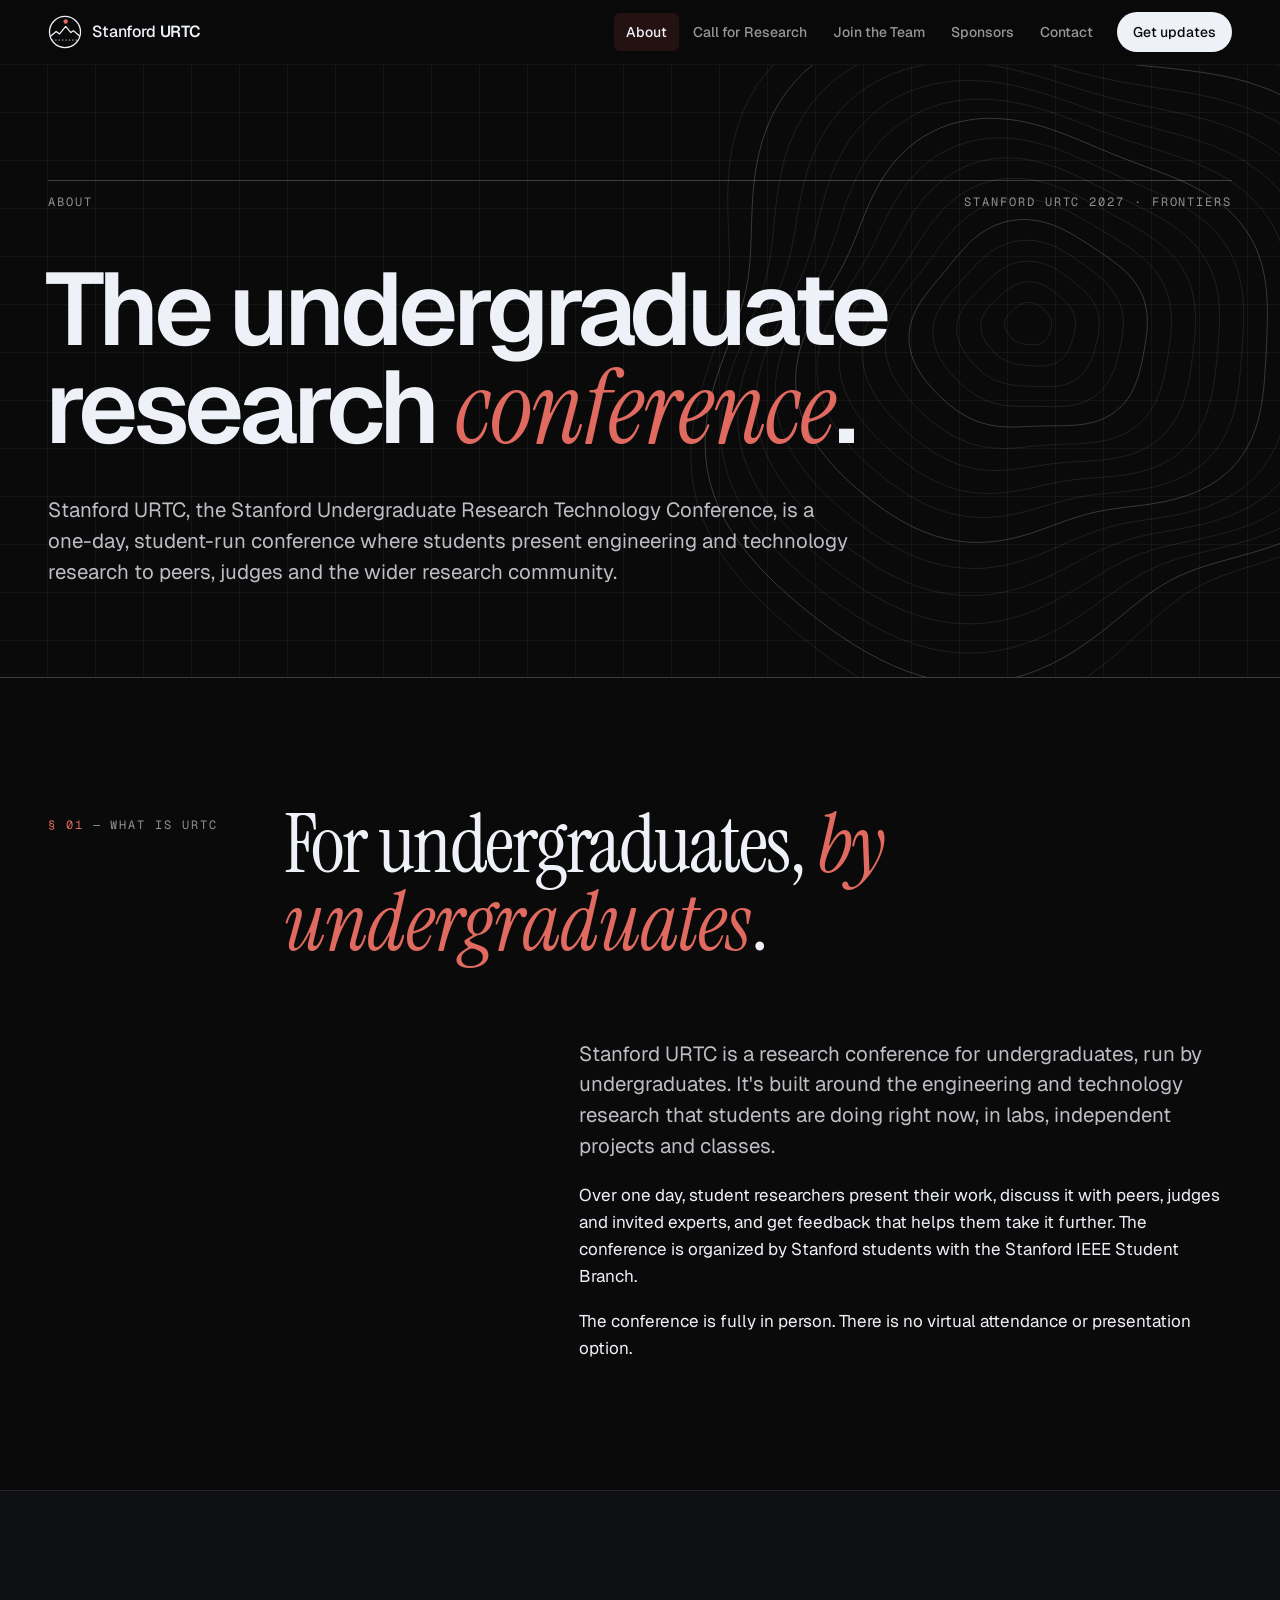
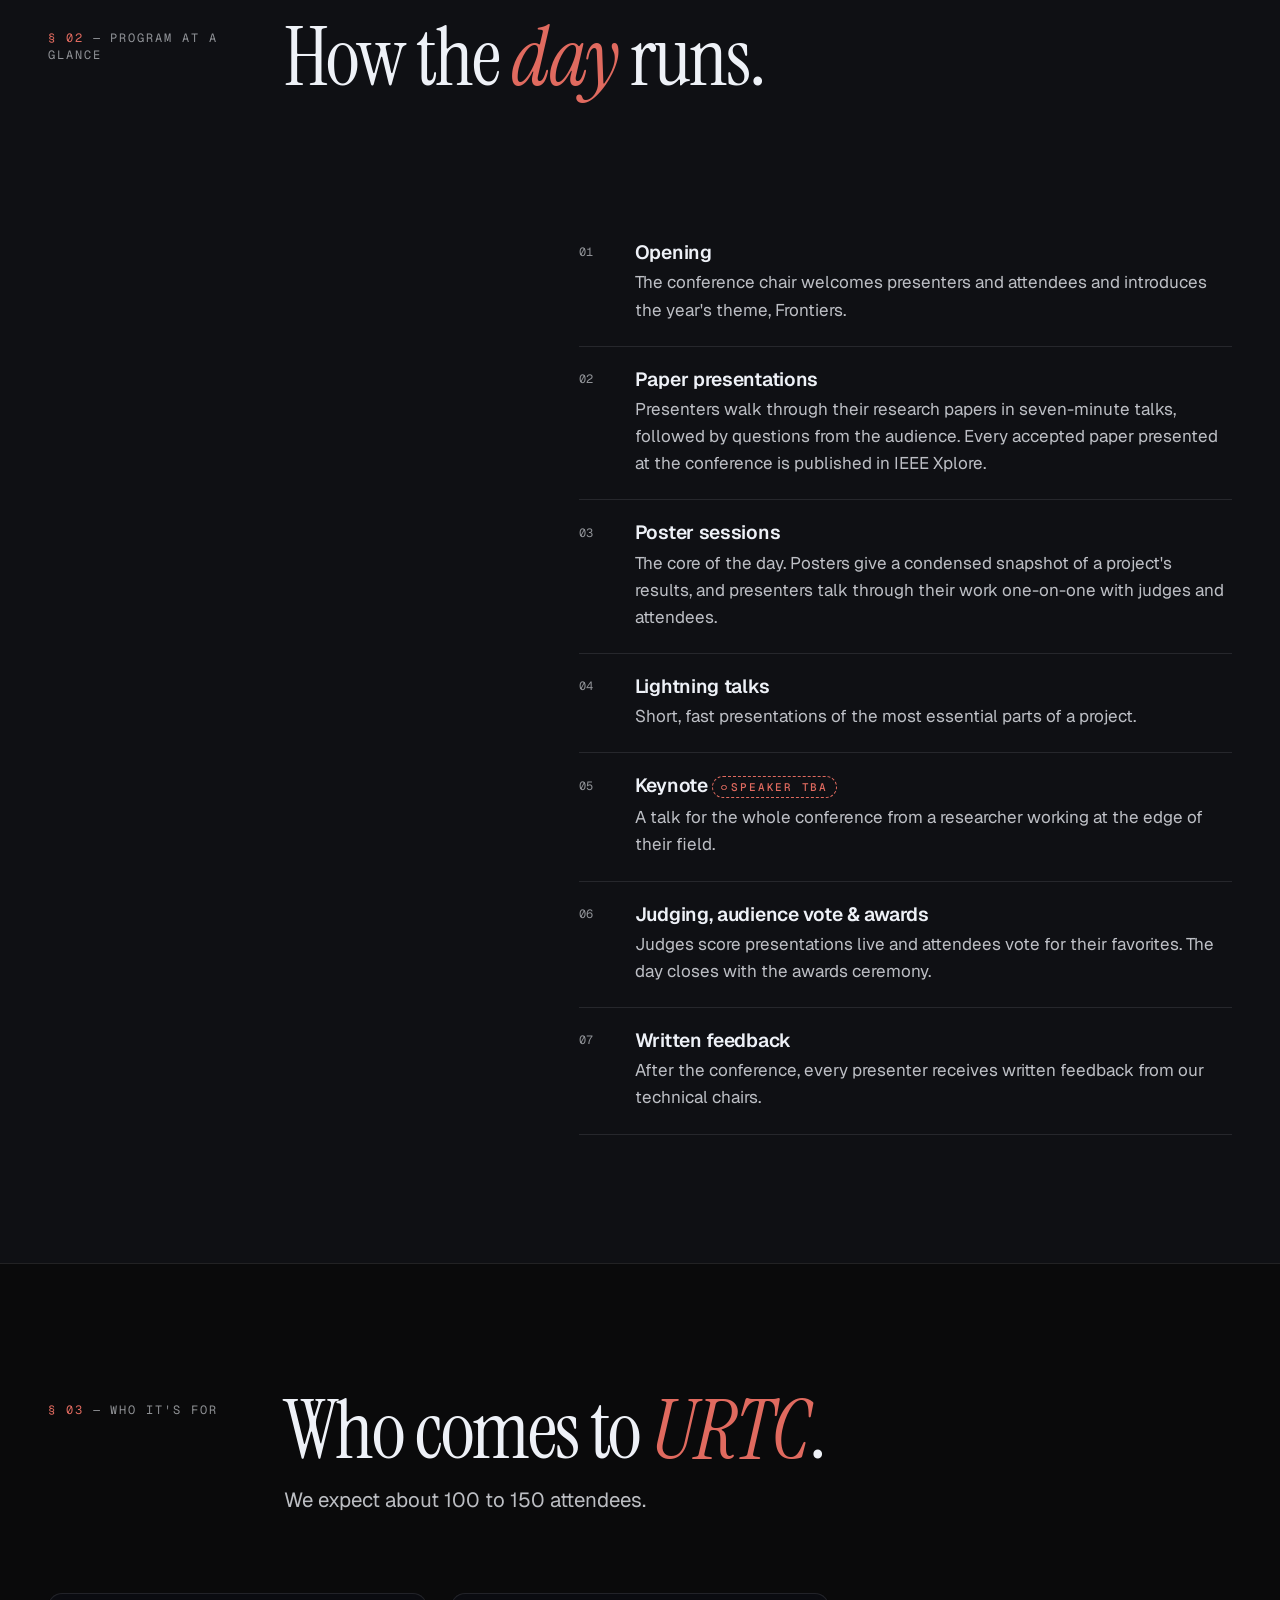
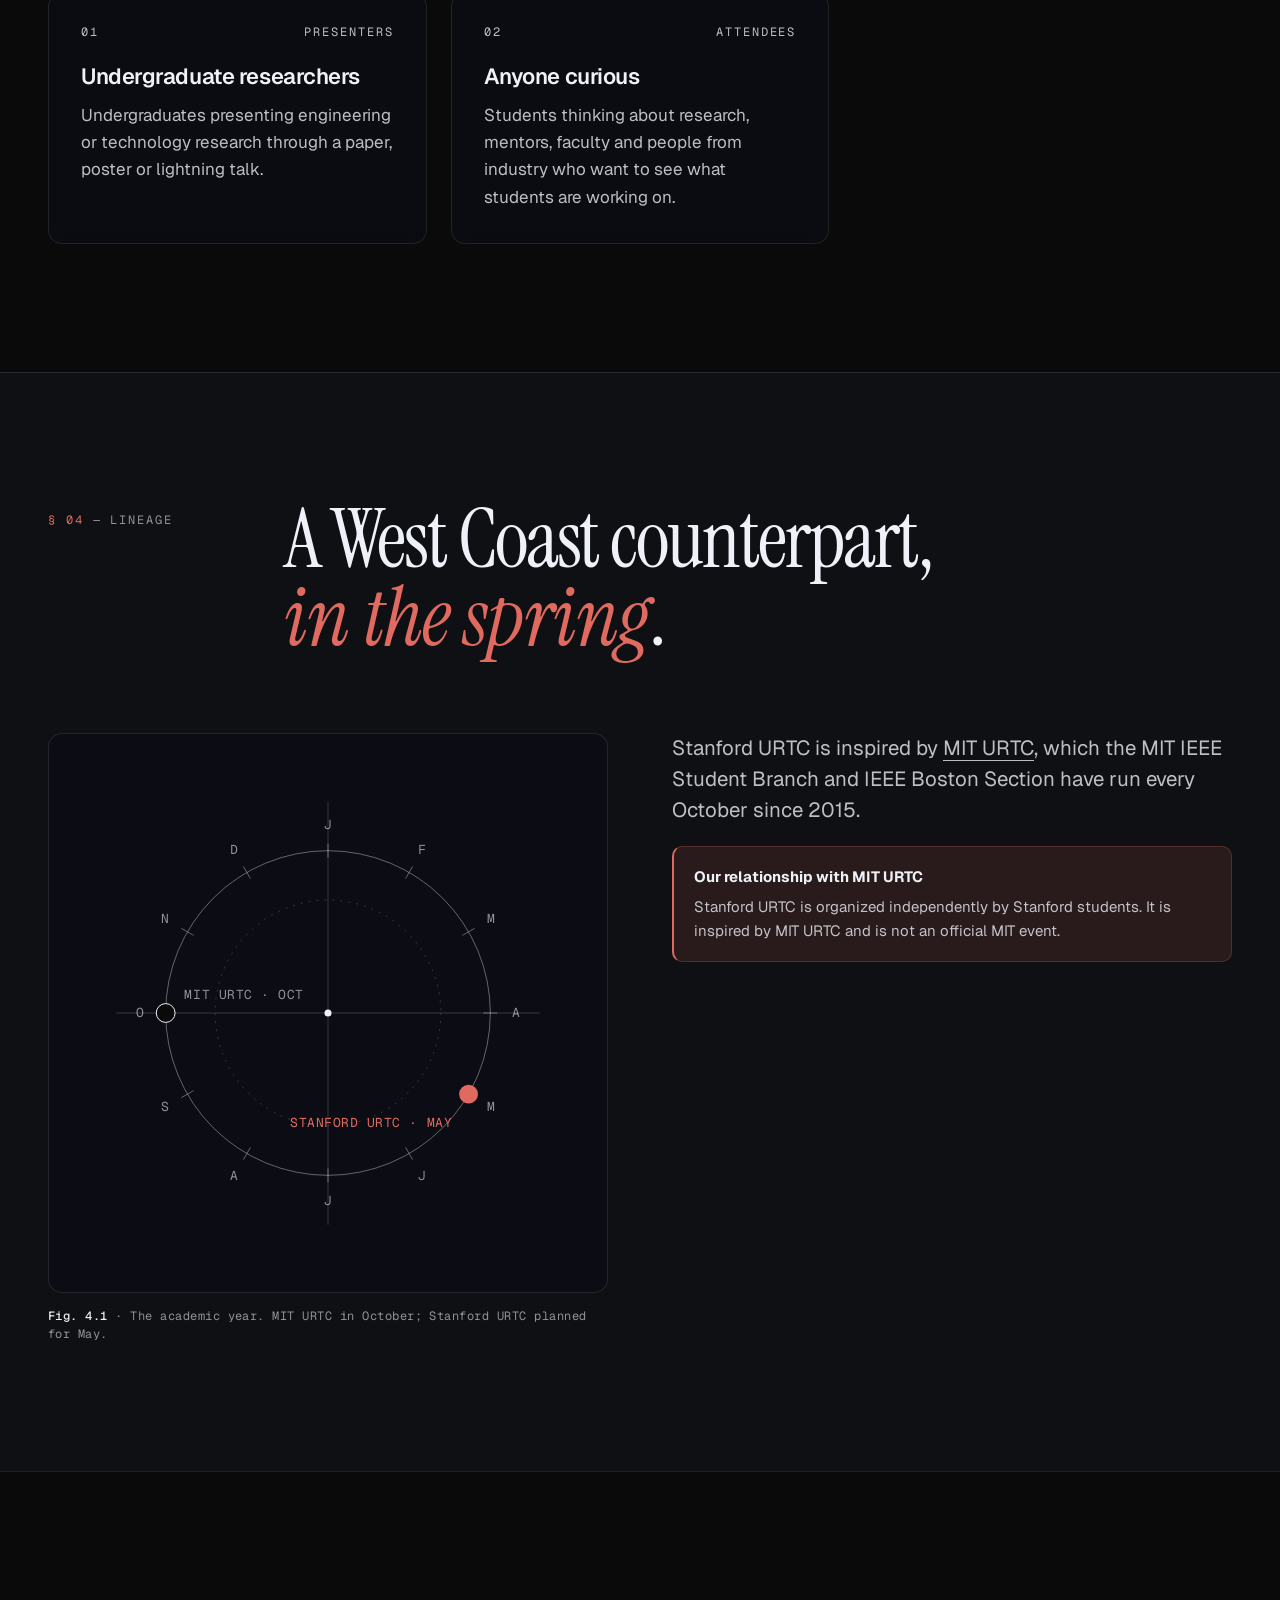
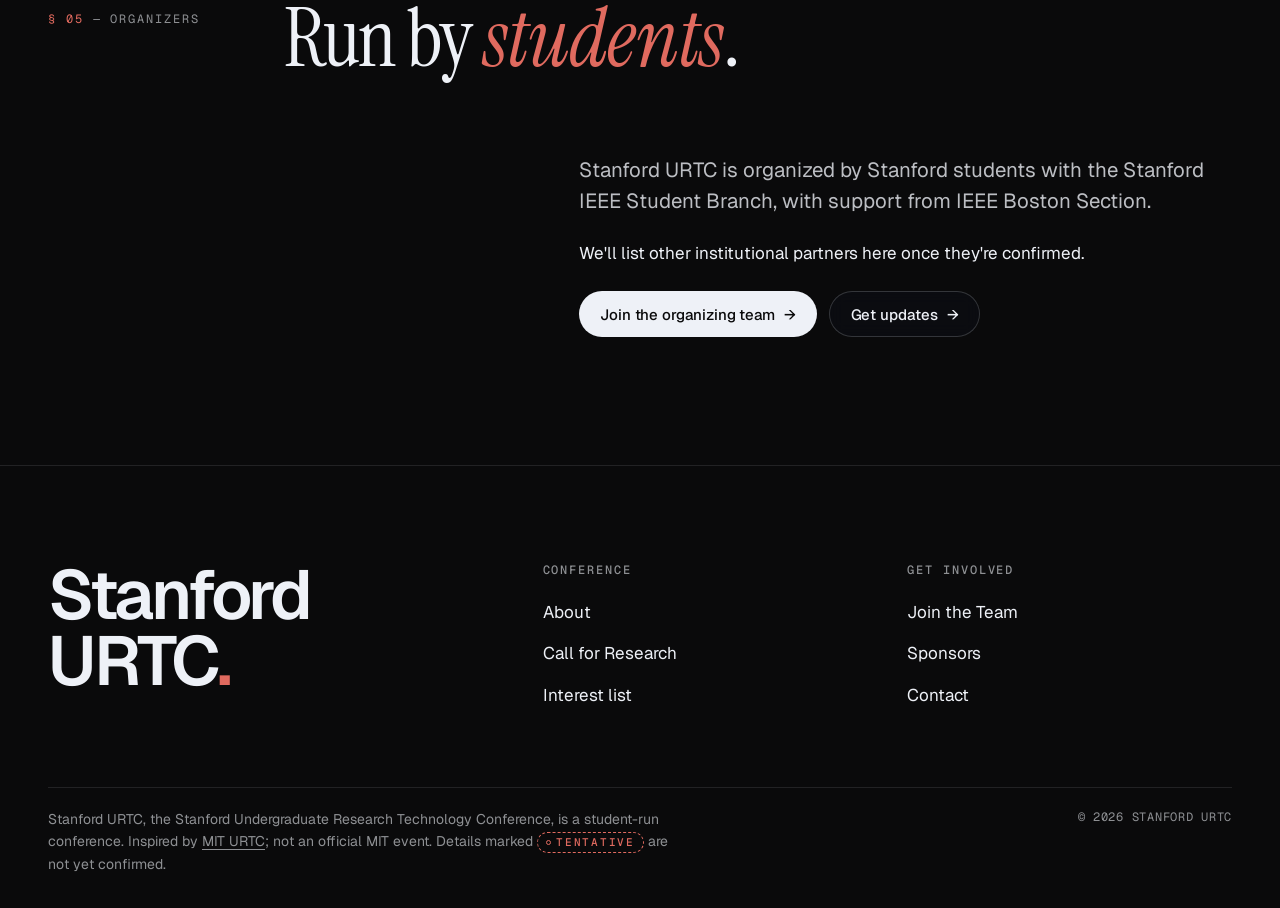
<file: public/urtc/about.html>
<!doctype html>
<html lang="en">
<head>
  <meta charset="utf-8">
  <meta name="viewport" content="width=device-width, initial-scale=1">
  <title>About · Stanford URTC 2027</title>
  <meta name="description" content="What Stanford URTC is, who it's for, and how it relates to MIT URTC.">
  <meta name="theme-color" content="#0a0a0b">
  <link rel="icon" href="favicon.svg" type="image/svg+xml">
  <link rel="preconnect" href="https://fonts.googleapis.com">
  <link rel="preconnect" href="https://fonts.gstatic.com" crossorigin>
  <link rel="stylesheet" href="https://fonts.googleapis.com/css2?family=Geist:wght@300..700&family=Geist+Mono:wght@400;500&family=Instrument+Serif:ital@0;1&display=swap">
  <link rel="stylesheet" href="assets/css/styles.css">
  <script src="assets/js/config.js" defer></script>
  <script src="assets/js/main.js" defer></script>
</head>
<body>
  <a class="skip-link" href="#main">Skip to content</a>

  <!-- HEADER (same on every page; put aria-current="page" on the active link) -->
  <header class="site-header">
    <div class="container header-inner">
      <a class="brand" href="index.html" aria-label="Stanford URTC home">
        <svg class="brand-mark" viewBox="0 0 40 40" fill="none" aria-hidden="true" focusable="false"><circle cx="20" cy="20" r="18.25" stroke="currentColor" stroke-width="1.5"/><path d="M2.6 25.2 9.6 19.4l4 2.9 7.2-8.9 6.1 7.3 3-2.3 7.5 6.6" stroke="currentColor" stroke-width="1.5" stroke-linejoin="round"/><path d="M4.5 29.5h31" stroke="currentColor" stroke-dasharray="1.5 2.5"/><circle cx="20.8" cy="7.6" r="2.6" fill="#e06a5f"/></svg>
        <span class="brand-name">Stanford <strong>URTC</strong></span>
      </a>
      <button class="nav-toggle" type="button" aria-expanded="false" aria-controls="site-nav">
        <span class="nav-toggle-label">Menu</span><span class="nav-toggle-icon" aria-hidden="true"></span>
      </button>
      <nav id="site-nav" class="site-nav" aria-label="Main">
        <ul class="nav-list">
          <li><a href="about.html" aria-current="page">About</a></li>
          <li><a href="submit.html">Call for Research</a></li>
          <li><a href="team.html">Join the Team</a></li>
          <li><a href="sponsors.html">Sponsors</a></li>
          <li><a href="contact.html">Contact</a></li>
          <li class="nav-cta"><a class="btn btn-sm btn-ink" href="index.html#interest">Get updates</a></li>
        </ul>
      </nav>
    </div>
  </header>

  <main id="main">
    <section class="page-hero graph-paper" aria-labelledby="page-title">
      <svg class="page-art contours" viewBox="0 0 600 600" data-contours="5" data-rings="16" aria-hidden="true" focusable="false"></svg>
      <div class="container">
        <p class="eyebrow"><span>About</span><span>Stanford URTC 2027 · Frontiers</span></p>
        <h1 id="page-title" class="page-title">The undergraduate research <em>conference</em>.</h1>
        <p class="lede">Stanford URTC, the Stanford Undergraduate Research Technology Conference, is a one-day, student-run conference where students present engineering and technology research to peers, judges and the wider research community.</p>
      </div>
    </section>

    <section class="section section--flush-top" aria-labelledby="what-title">
      <div class="container">
        <div class="section-head">
          <p class="section-num"><b>§ 01</b> — What is URTC</p>
          <h2 id="what-title" class="section-title reveal">For undergraduates, <em>by undergraduates</em>.</h2>
        </div>
        <div class="split">
          <div></div>
          <div class="prose reveal">
            <p class="lede">Stanford URTC is a research conference for undergraduates, run by undergraduates. It's built around the engineering and technology research that students are doing right now, in labs, independent projects and classes.</p>
            <p>Over one day, student researchers present their work, discuss it with peers, judges and invited experts, and get feedback that helps them take it further. The conference is organized by Stanford students with the Stanford IEEE Student Branch.</p>
            <p>The conference is fully in person. There is no virtual attendance or presentation option.</p>
          </div>
        </div>
      </div>
    </section>

    <section class="section section--tint" aria-labelledby="program-title">
      <div class="container">
        <div class="section-head">
          <p class="section-num"><b>§ 02</b> — Program at a glance</p>
          <h2 id="program-title" class="section-title reveal">How the <em>day</em> runs.</h2>
          <p class="lede reveal" data-delay="1">The full schedule will be posted closer to the conference. Here's the shape of the day.</p>
        </div>
        <div class="split">
          <div></div>
          <ol class="impact-list reveal">
            <li>
              <h4>Opening</h4>
              <p>The conference chair welcomes presenters and attendees and introduces the year's theme, Frontiers.</p>
            </li>
            <li>
              <h4>Paper presentations</h4>
              <p>Presenters walk through their research papers in seven-minute talks, followed by questions from the audience. Every accepted paper presented at the conference is published in IEEE Xplore.</p>
            </li>
            <li>
              <h4>Poster sessions</h4>
              <p>The core of the day. Posters give a condensed snapshot of a project's results, and presenters talk through their work one-on-one with judges and attendees.</p>
            </li>
            <li>
              <h4>Lightning talks</h4>
              <p>Short, fast presentations of the most essential parts of a project.</p>
            </li>
            <li>
              <h4>Keynote <span class="tbc">Speaker TBA</span></h4>
              <p>A talk for the whole conference from a researcher working at the edge of their field.</p>
            </li>
            <li>
              <h4>Judging, audience vote &amp; awards</h4>
              <p>Judges score presentations live and attendees vote for their favorites. The day closes with the awards ceremony.</p>
            </li>
            <li>
              <h4>Written feedback</h4>
              <p>After the conference, every presenter receives written feedback from our technical chairs.</p>
            </li>
          </ol>
        </div>
      </div>
    </section>

    <section class="section" aria-labelledby="who-title">
      <div class="container">
        <div class="section-head">
          <p class="section-num"><b>§ 03</b> — Who it's for</p>
          <h2 id="who-title" class="section-title reveal">Who comes to <em>URTC</em>.</h2>
          <p class="lede reveal" data-delay="1">We expect about 100 to 150 attendees.</p>
        </div>
        <ul class="card-grid">
          <li class="card reveal">
            <p class="card-index"><span>01</span><span>Presenters</span></p>
            <h3>Undergraduate researchers</h3>
            <p>Undergraduates presenting engineering or technology research through a paper, poster or lightning talk.</p>
          </li>
          <li class="card reveal" data-delay="1">
            <p class="card-index"><span>02</span><span>Attendees</span></p>
            <h3>Anyone curious</h3>
            <p>Students thinking about research, mentors, faculty and people from industry who want to see what students are working on.</p>
          </li>
        </ul>
      </div>
    </section>

    <section class="section section--tint" aria-labelledby="mit-title">
      <div class="container">
        <div class="section-head">
          <p class="section-num"><b>§ 04</b> — Lineage</p>
          <h2 id="mit-title" class="section-title reveal">A West Coast counterpart, <em>in the spring</em>.</h2>
        </div>
        <div class="split split--even">
          <figure class="plot reveal">
            <div class="plot-frame">
              <svg viewBox="-10 -10 420 420" role="img" aria-labelledby="dial-title"><title id="dial-title">The academic year as a circle: MIT URTC is held in October; Stanford URTC is planned for May.</title><circle class="orbit-line" cx="200" cy="200" r="138"/><circle class="orbit-line orbit-line--faint orbit-line--dash" cx="200" cy="200" r="96"/><line class="orbit-line orbit-line--faint" x1="20" y1="200" x2="380" y2="200"/><line class="orbit-line orbit-line--faint" x1="200" y1="20" x2="200" y2="380"/><line class="orbit-line" x1="200.0" y1="68.0" x2="200.0" y2="56.0"/><text class="orbit-label" x="200.0" y="43.5" text-anchor="middle">J</text><line class="orbit-line" x1="266.0" y1="85.7" x2="272.0" y2="75.3"/><text class="orbit-label" x="280.0" y="64.9" text-anchor="middle">F</text><line class="orbit-line" x1="314.3" y1="134.0" x2="324.7" y2="128.0"/><text class="orbit-label" x="338.6" y="123.5" text-anchor="middle">M</text><line class="orbit-line" x1="332.0" y1="200.0" x2="344.0" y2="200.0"/><text class="orbit-label" x="360.0" y="203.5" text-anchor="middle">A</text><line class="orbit-line" x1="314.3" y1="266.0" x2="324.7" y2="272.0"/><text class="orbit-label" x="338.6" y="283.5" text-anchor="middle">M</text><line class="orbit-line" x1="266.0" y1="314.3" x2="272.0" y2="324.7"/><text class="orbit-label" x="280.0" y="342.1" text-anchor="middle">J</text><line class="orbit-line" x1="200.0" y1="332.0" x2="200.0" y2="344.0"/><text class="orbit-label" x="200.0" y="363.5" text-anchor="middle">J</text><line class="orbit-line" x1="134.0" y1="314.3" x2="128.0" y2="324.7"/><text class="orbit-label" x="120.0" y="342.1" text-anchor="middle">A</text><line class="orbit-line" x1="85.7" y1="266.0" x2="75.3" y2="272.0"/><text class="orbit-label" x="61.4" y="283.5" text-anchor="middle">S</text><line class="orbit-line" x1="68.0" y1="200.0" x2="56.0" y2="200.0"/><text class="orbit-label" x="40.0" y="203.5" text-anchor="middle">O</text><line class="orbit-line" x1="85.7" y1="134.0" x2="75.3" y2="128.0"/><text class="orbit-label" x="61.4" y="123.5" text-anchor="middle">N</text><line class="orbit-line" x1="134.0" y1="85.7" x2="128.0" y2="75.3"/><text class="orbit-label" x="120.0" y="64.9" text-anchor="middle">D</text><circle class="orbit-hollow" cx="62.0" cy="200.0" r="8"/><circle class="orbit-dot" cx="319.5" cy="269.0" r="8"/><text class="orbit-label" x="78.0" y="188.0">MIT URTC · Oct</text><text class="orbit-label" x="305.5" y="297.0" text-anchor="end" style="fill:#e06a5f">Stanford URTC · May</text><circle cx="200" cy="200" r="3" fill="#eef1f7"/></svg>
            </div>
            <figcaption><b>Fig. 4.1</b> · The academic year. MIT URTC in October; Stanford URTC planned for May.</figcaption>
          </figure>
          <div class="prose reveal" data-delay="1">
            <p class="lede">Stanford URTC is inspired by <a href="https://urtc.mit.edu" rel="noopener">MIT URTC</a>, which the MIT IEEE Student Branch and IEEE Boston Section have run every October since 2015.</p>
            <div class="note">
              <strong>Our relationship with MIT URTC</strong>
              <span>Stanford URTC is organized independently by Stanford students. It is inspired by MIT URTC and is not an official MIT event.</span>
            </div>
          </div>
        </div>
      </div>
    </section>

    <section class="section" aria-labelledby="org-title">
      <div class="container">
        <div class="section-head">
          <p class="section-num"><b>§ 05</b> — Organizers</p>
          <h2 id="org-title" class="section-title reveal">Run by <em>students</em>.</h2>
        </div>
        <div class="split">
          <div></div>
          <div class="stack reveal">
            <p class="lede">Stanford URTC is organized by Stanford students with the Stanford IEEE Student Branch, with support from IEEE Boston Section.</p>
            <!-- TODO: Add confirmed host departments here once approved. Do not list anything still pending. -->
            <p>We'll list other institutional partners here once they're confirmed.</p>
            <div class="hero-cta">
              <a class="btn btn-ink" href="team.html">Join the organizing team <span class="arrow" aria-hidden="true">→</span></a>
              <a class="btn btn-ghost" href="index.html#interest">Get updates <span class="arrow" aria-hidden="true">→</span></a>
            </div>
          </div>
        </div>
      </div>
    </section>
  </main>

  <!-- FOOTER (same on every page) -->
  <footer class="site-footer">
    <div class="container">
      <div class="footer-top">
        <p class="footer-mark" aria-hidden="true">Stanford URTC<span>.</span></p>
        <div class="footer-col">
          <h2>Conference</h2>
          <ul>
            <li><a href="about.html">About</a></li>
            <li><a href="submit.html">Call for Research</a></li>
            <li><a href="index.html#interest">Interest list</a></li>
          </ul>
        </div>
        <div class="footer-col">
          <h2>Get involved</h2>
          <ul>
            <li><a href="team.html">Join the Team</a></li>
            <li><a href="sponsors.html">Sponsors</a></li>
            <li><a href="contact.html">Contact</a></li>
          </ul>
        </div>
      </div>
      <div class="footer-bottom">
        <p>Stanford URTC, the Stanford Undergraduate Research Technology Conference, is a student-run conference. Inspired by <a href="https://urtc.mit.edu" rel="noopener">MIT URTC</a>; not an official MIT event. Details marked <span class="tbc">Tentative</span> are not yet confirmed.</p>
        <p class="mono">© <span data-year>2026</span> Stanford URTC</p>
      </div>
    </div>
  </footer>
</body>
</html>
</file>
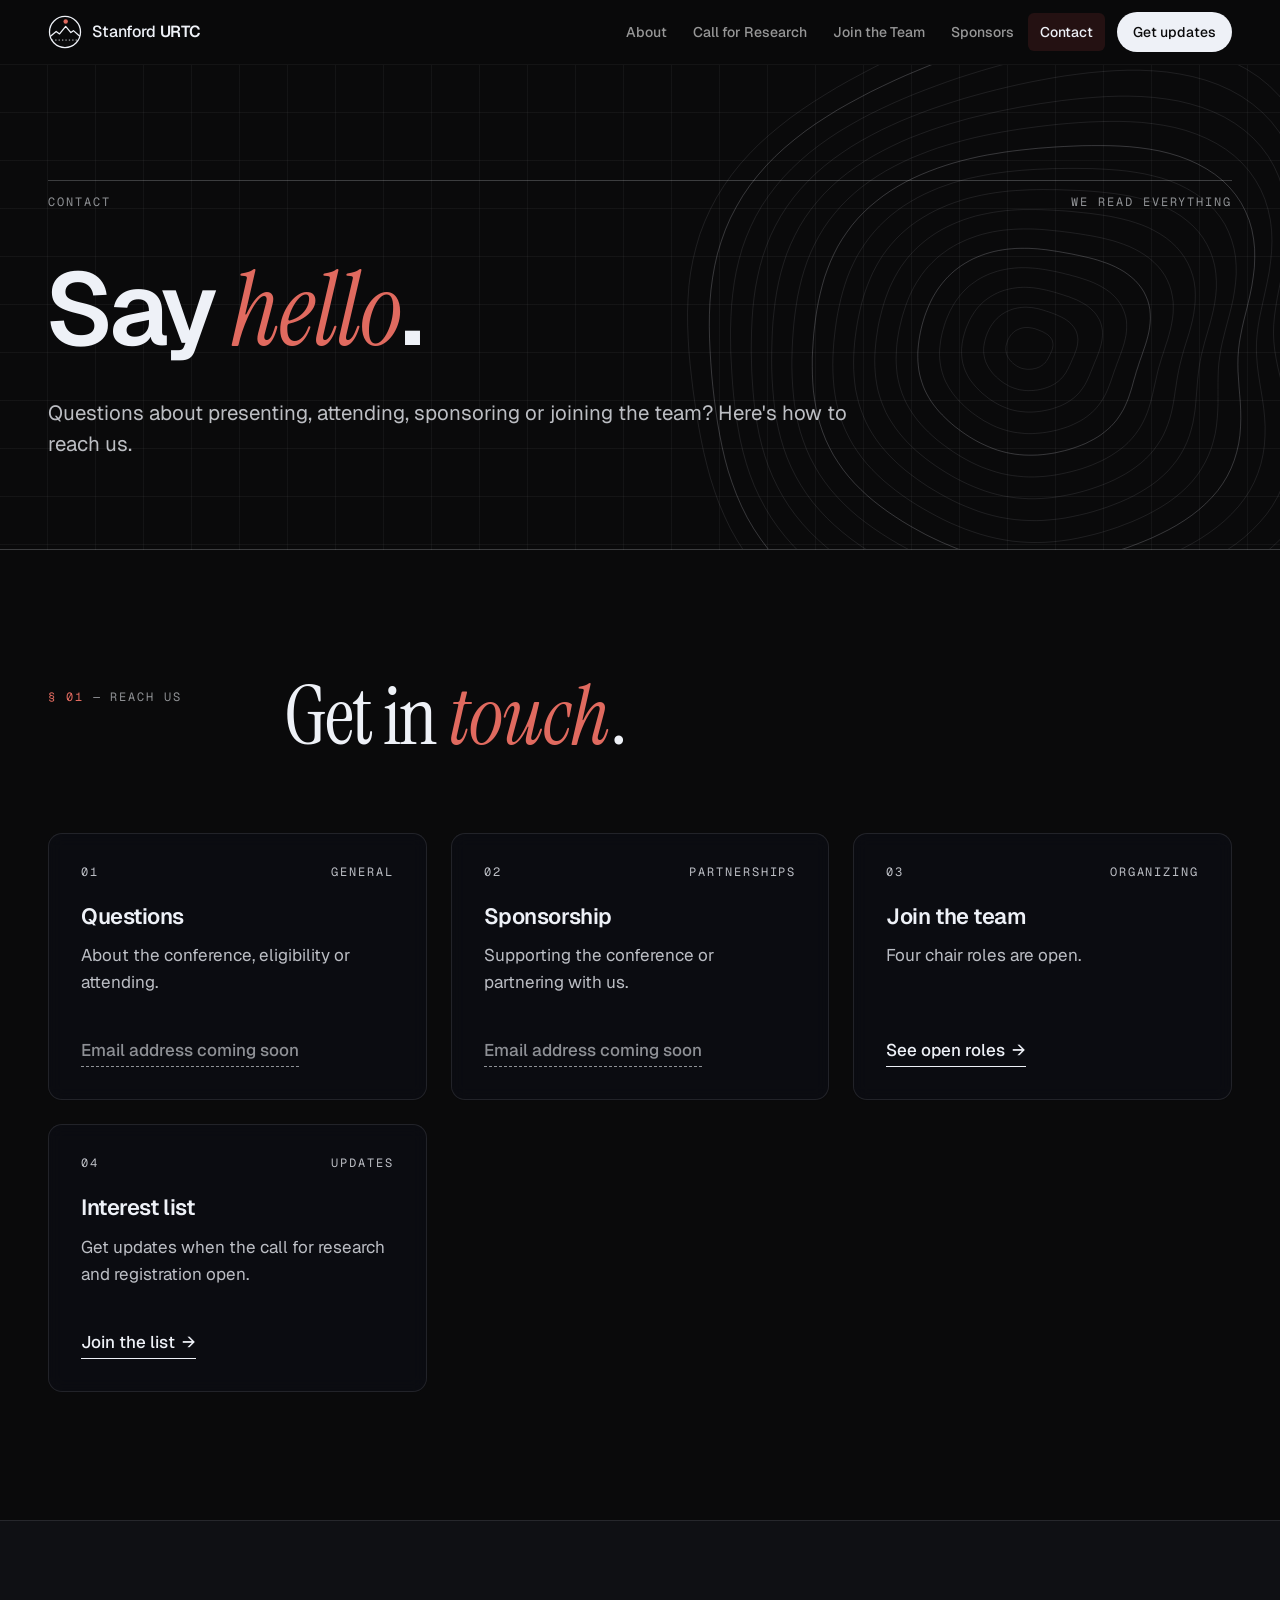
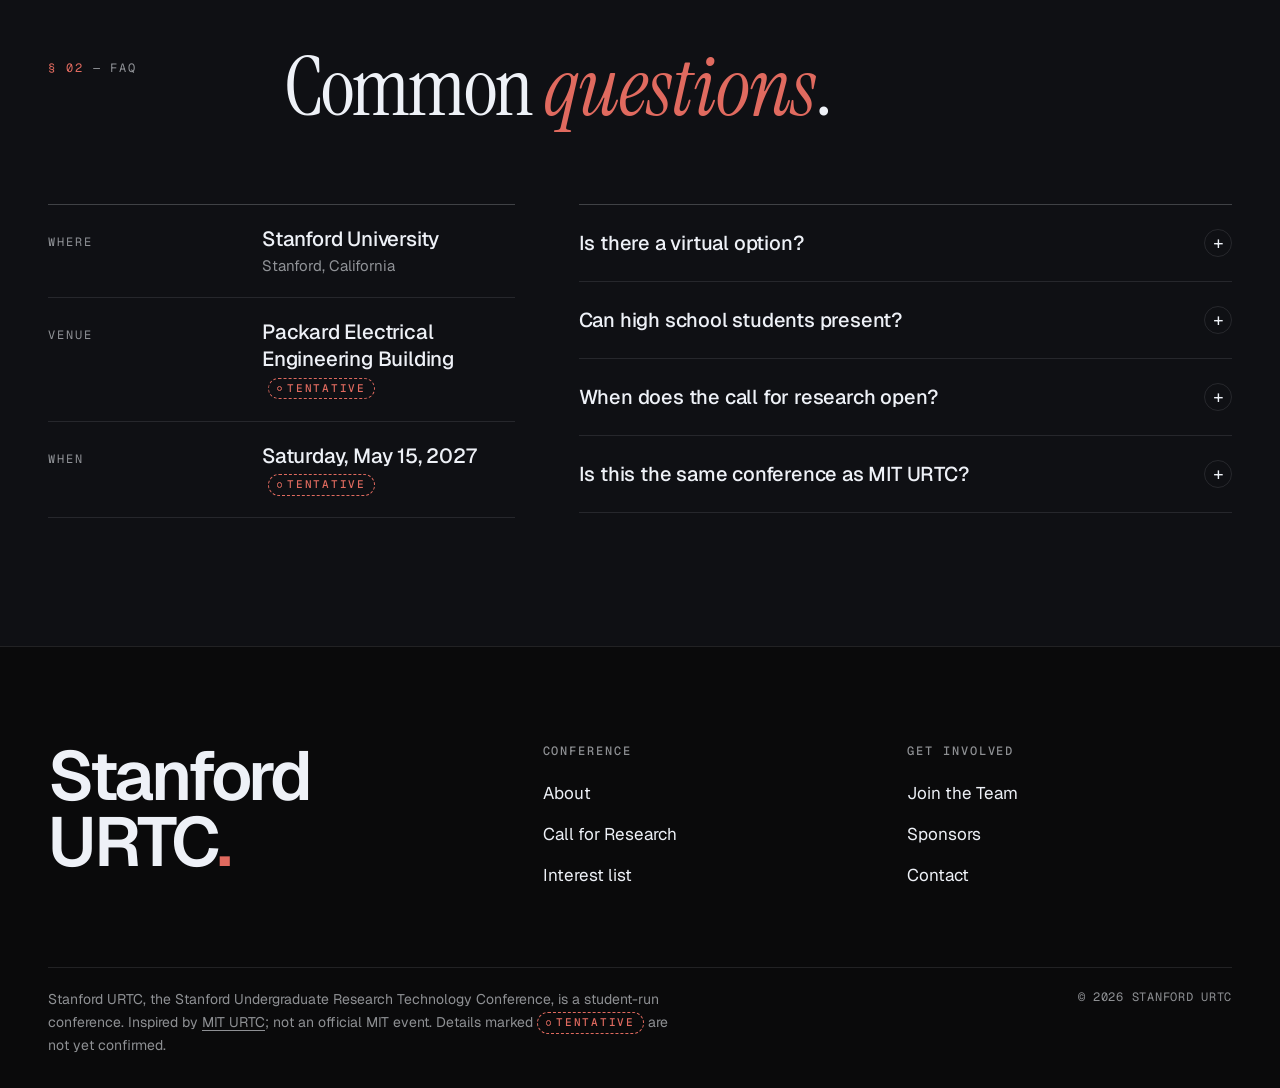
<file: public/urtc/contact.html>
<!doctype html>
<html lang="en">
<head>
  <meta charset="utf-8">
  <meta name="viewport" content="width=device-width, initial-scale=1">
  <title>Contact · Stanford URTC 2027</title>
  <meta name="description" content="How to reach the Stanford URTC organizing team.">
  <meta name="theme-color" content="#0a0a0b">
  <link rel="icon" href="favicon.svg" type="image/svg+xml">
  <link rel="preconnect" href="https://fonts.googleapis.com">
  <link rel="preconnect" href="https://fonts.gstatic.com" crossorigin>
  <link rel="stylesheet" href="https://fonts.googleapis.com/css2?family=Geist:wght@300..700&family=Geist+Mono:wght@400;500&family=Instrument+Serif:ital@0;1&display=swap">
  <link rel="stylesheet" href="assets/css/styles.css">
  <script src="assets/js/config.js" defer></script>
  <script src="assets/js/main.js" defer></script>
</head>
<body>
  <a class="skip-link" href="#main">Skip to content</a>

  <!-- HEADER (same on every page; put aria-current="page" on the active link) -->
  <header class="site-header">
    <div class="container header-inner">
      <a class="brand" href="index.html" aria-label="Stanford URTC home">
        <svg class="brand-mark" viewBox="0 0 40 40" fill="none" aria-hidden="true" focusable="false"><circle cx="20" cy="20" r="18.25" stroke="currentColor" stroke-width="1.5"/><path d="M2.6 25.2 9.6 19.4l4 2.9 7.2-8.9 6.1 7.3 3-2.3 7.5 6.6" stroke="currentColor" stroke-width="1.5" stroke-linejoin="round"/><path d="M4.5 29.5h31" stroke="currentColor" stroke-dasharray="1.5 2.5"/><circle cx="20.8" cy="7.6" r="2.6" fill="#e06a5f"/></svg>
        <span class="brand-name">Stanford <strong>URTC</strong></span>
      </a>
      <button class="nav-toggle" type="button" aria-expanded="false" aria-controls="site-nav">
        <span class="nav-toggle-label">Menu</span><span class="nav-toggle-icon" aria-hidden="true"></span>
      </button>
      <nav id="site-nav" class="site-nav" aria-label="Main">
        <ul class="nav-list">
          <li><a href="about.html">About</a></li>
          <li><a href="submit.html">Call for Research</a></li>
          <li><a href="team.html">Join the Team</a></li>
          <li><a href="sponsors.html">Sponsors</a></li>
          <li><a href="contact.html" aria-current="page">Contact</a></li>
          <li class="nav-cta"><a class="btn btn-sm btn-ink" href="index.html#interest">Get updates</a></li>
        </ul>
      </nav>
    </div>
  </header>

  <main id="main">
    <section class="page-hero graph-paper" aria-labelledby="page-title">
      <svg class="page-art contours" viewBox="0 0 600 600" data-contours="19" data-rings="16" aria-hidden="true" focusable="false"></svg>
      <div class="container">
        <p class="eyebrow"><span>Contact</span><span>We read everything</span></p>
        <h1 id="page-title" class="page-title">Say <em>hello</em>.</h1>
        <p class="lede">Questions about presenting, attending, sponsoring or joining the team? Here's how to reach us.</p>
      </div>
    </section>

    <section class="section section--flush-top" aria-labelledby="reach-title">
      <div class="container">
        <div class="section-head">
          <p class="section-num"><b>§ 01</b> — Reach us</p>
          <h2 id="reach-title" class="section-title reveal">Get in <em>touch</em>.</h2>
        </div>
        <ul class="card-grid">
          <li class="card reveal">
            <p class="card-index"><span>01</span><span>General</span></p>
            <h3>Questions</h3>
            <p>About the conference, eligibility or attending.</p>
            <div class="card-foot"><a class="text-link" href="#" data-config-href="contactEmail" data-pending-disable><span data-config-text="contactEmail">Email address coming soon</span></a></div>
          </li>
          <li class="card reveal" data-delay="1">
            <p class="card-index"><span>02</span><span>Partnerships</span></p>
            <h3>Sponsorship</h3>
            <p>Supporting the conference or partnering with us.</p>
            <div class="card-foot"><a class="text-link" href="#" data-config-href="sponsorEmail" data-pending-disable><span data-config-text="sponsorEmail">Email address coming soon</span></a></div>
          </li>
          <li class="card reveal" data-delay="2">
            <p class="card-index"><span>03</span><span>Organizing</span></p>
            <h3>Join the team</h3>
            <p>Four chair roles are open.</p>
            <div class="card-foot"><a class="text-link" href="team.html">See open roles <span class="arrow" aria-hidden="true">→</span></a></div>
          </li>
          <li class="card reveal">
            <p class="card-index"><span>04</span><span>Updates</span></p>
            <h3>Interest list</h3>
            <p>Get updates when the call for research and registration open.</p>
            <div class="card-foot"><a class="text-link" href="index.html#interest">Join the list <span class="arrow" aria-hidden="true">→</span></a></div>
          </li>
        </ul>
      </div>
    </section>

    <section class="section section--tint" aria-labelledby="faq-title">
      <div class="container">
        <div class="section-head">
          <p class="section-num"><b>§ 02</b> — FAQ</p>
          <h2 id="faq-title" class="section-title reveal">Common <em>questions</em>.</h2>
        </div>
        <div class="split">
          <dl class="spec reveal">
            <div class="spec-row"><dt>Where</dt><dd>Stanford University<small>Stanford, California</small></dd></div>
            <div class="spec-row"><dt>Venue</dt><dd>Packard Electrical Engineering Building <span class="tbc">Tentative</span></dd></div>
            <div class="spec-row"><dt>When</dt><dd>Saturday, May 15, 2027 <span class="tbc">Tentative</span></dd></div>
          </dl>
          <div class="faq reveal" data-delay="1">
            <details>
              <summary>Is there a virtual option?</summary>
              <p>No. Stanford URTC is fully in person, for both presenters and attendees.</p>
            </details>
            <details>
              <summary>Can high school students present?</summary>
              <p>Yes. High school students with an undergraduate research affiliation, such as a college research program or faculty mentorship, can submit papers. All high school researchers can submit posters or lightning talks. <a href="submit.html#eligibility">See eligibility</a>.</p>
            </details>
            <details>
              <summary>When does the call for research open?</summary>
              <p>We haven't set the dates yet. <a href="index.html#interest">Join the interest list</a> and we'll email you as soon as it opens.</p>
            </details>
            <details>
              <summary>Is this the same conference as MIT URTC?</summary>
              <p>No. Stanford URTC is inspired by MIT URTC and organized independently by Stanford students. It is not an official MIT event.</p>
            </details>
          </div>
        </div>
      </div>
    </section>
  </main>

  <!-- FOOTER (same on every page) -->
  <footer class="site-footer">
    <div class="container">
      <div class="footer-top">
        <p class="footer-mark" aria-hidden="true">Stanford URTC<span>.</span></p>
        <div class="footer-col">
          <h2>Conference</h2>
          <ul>
            <li><a href="about.html">About</a></li>
            <li><a href="submit.html">Call for Research</a></li>
            <li><a href="index.html#interest">Interest list</a></li>
          </ul>
        </div>
        <div class="footer-col">
          <h2>Get involved</h2>
          <ul>
            <li><a href="team.html">Join the Team</a></li>
            <li><a href="sponsors.html">Sponsors</a></li>
            <li><a href="contact.html">Contact</a></li>
          </ul>
        </div>
      </div>
      <div class="footer-bottom">
        <p>Stanford URTC, the Stanford Undergraduate Research Technology Conference, is a student-run conference. Inspired by <a href="https://urtc.mit.edu" rel="noopener">MIT URTC</a>; not an official MIT event. Details marked <span class="tbc">Tentative</span> are not yet confirmed.</p>
        <p class="mono">© <span data-year>2026</span> Stanford URTC</p>
      </div>
    </div>
  </footer>
</body>
</html>
</file>
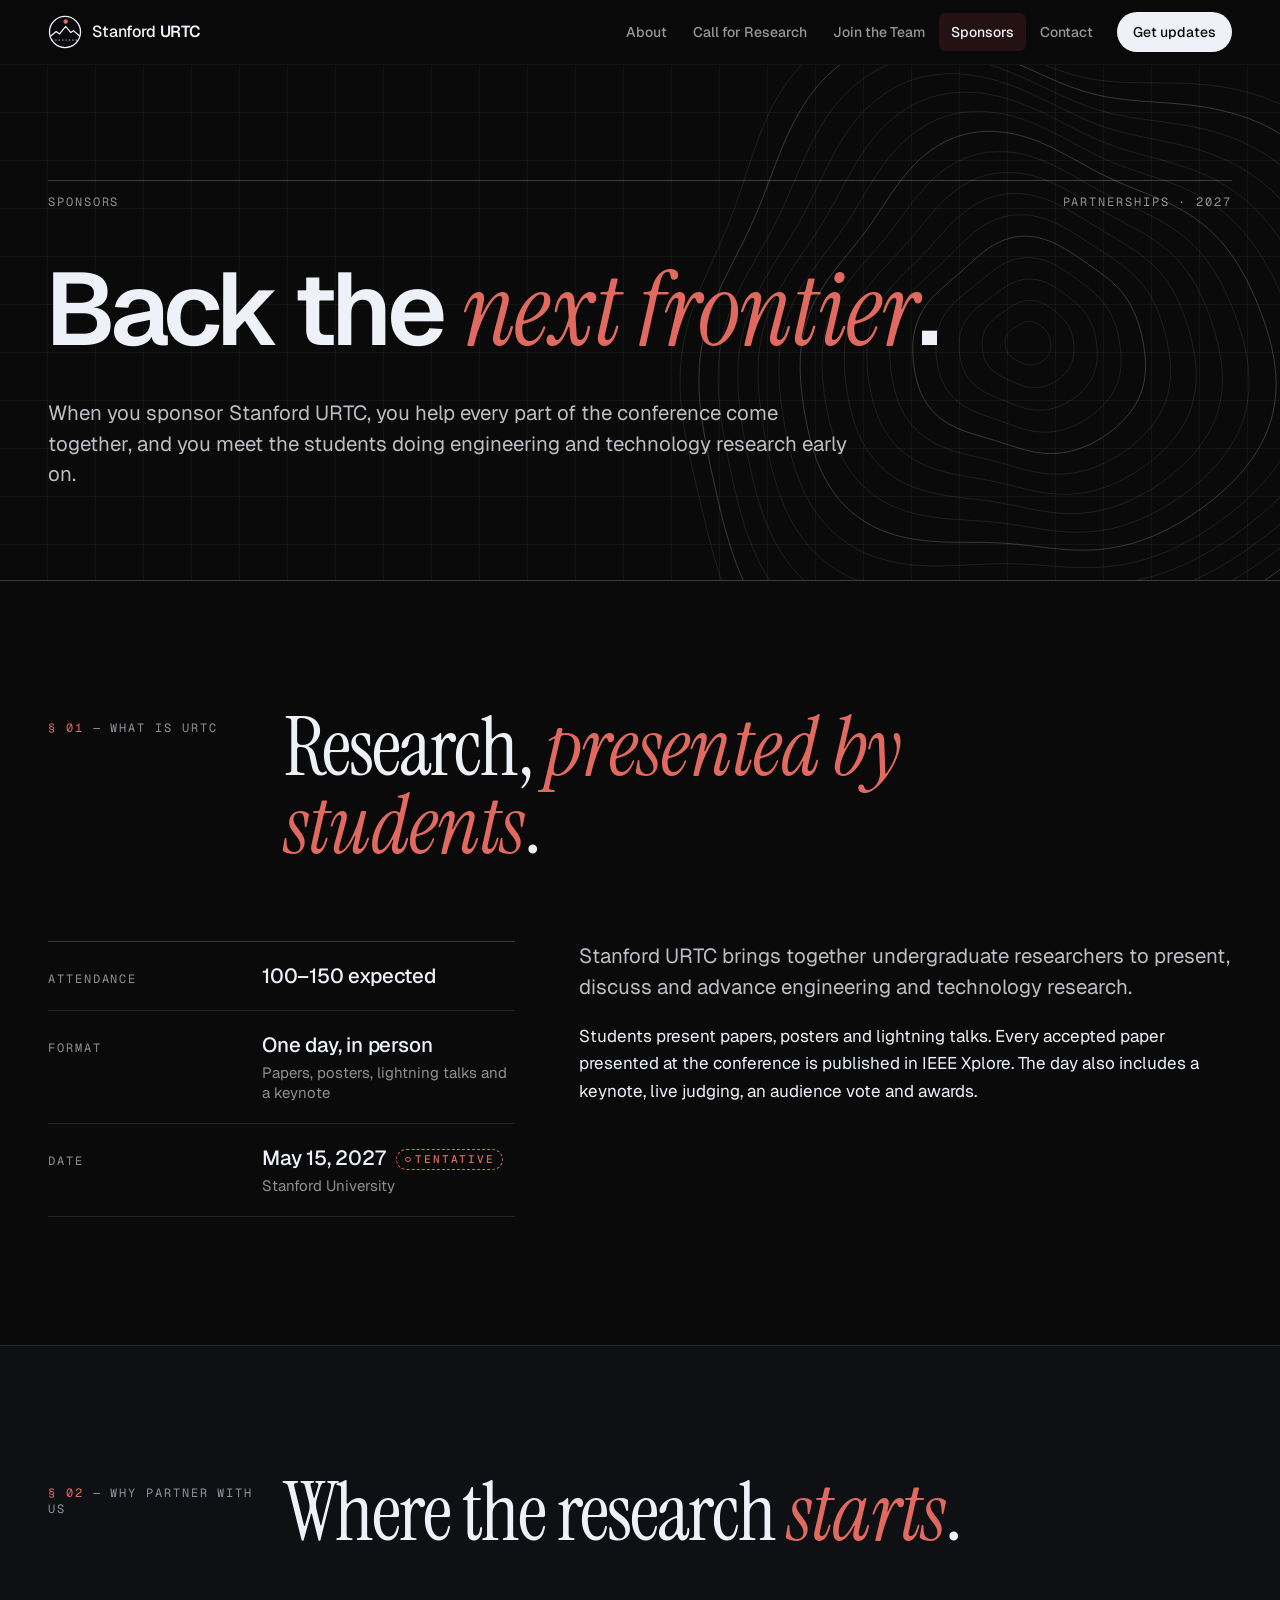
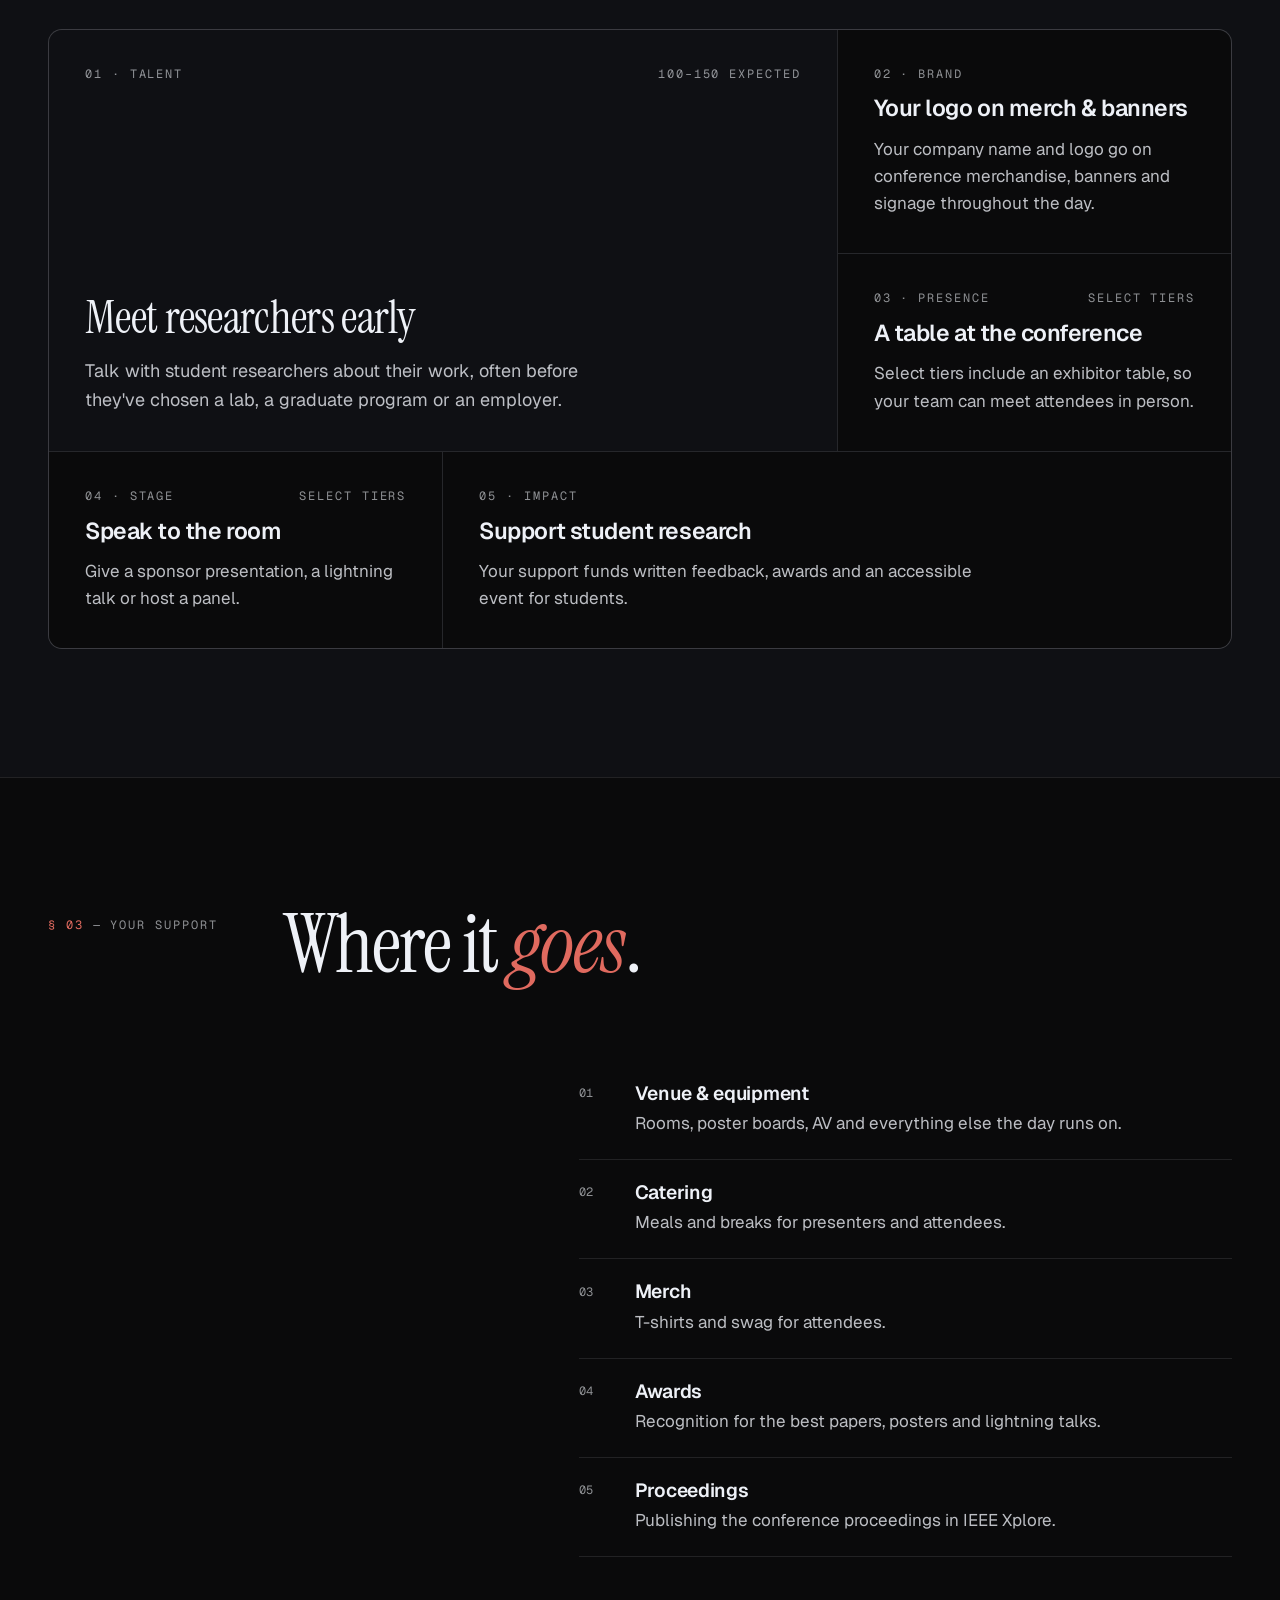
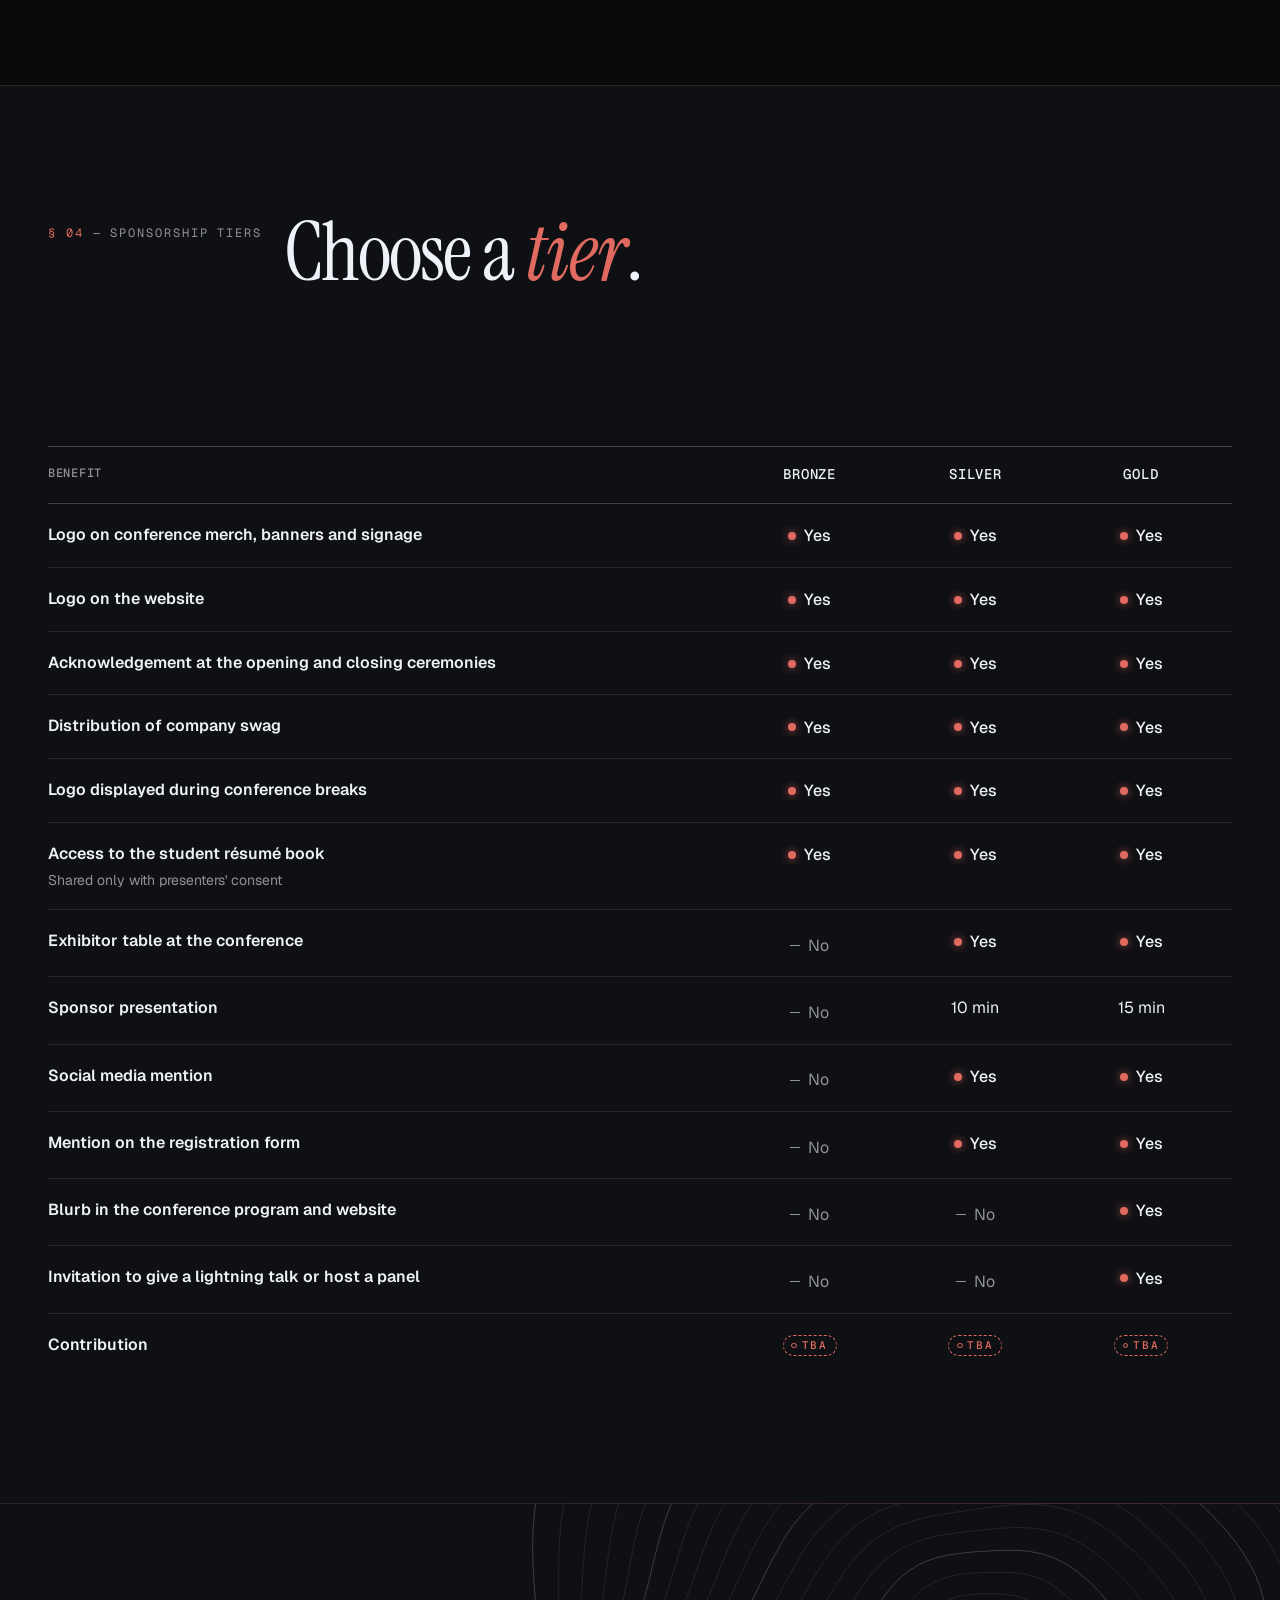
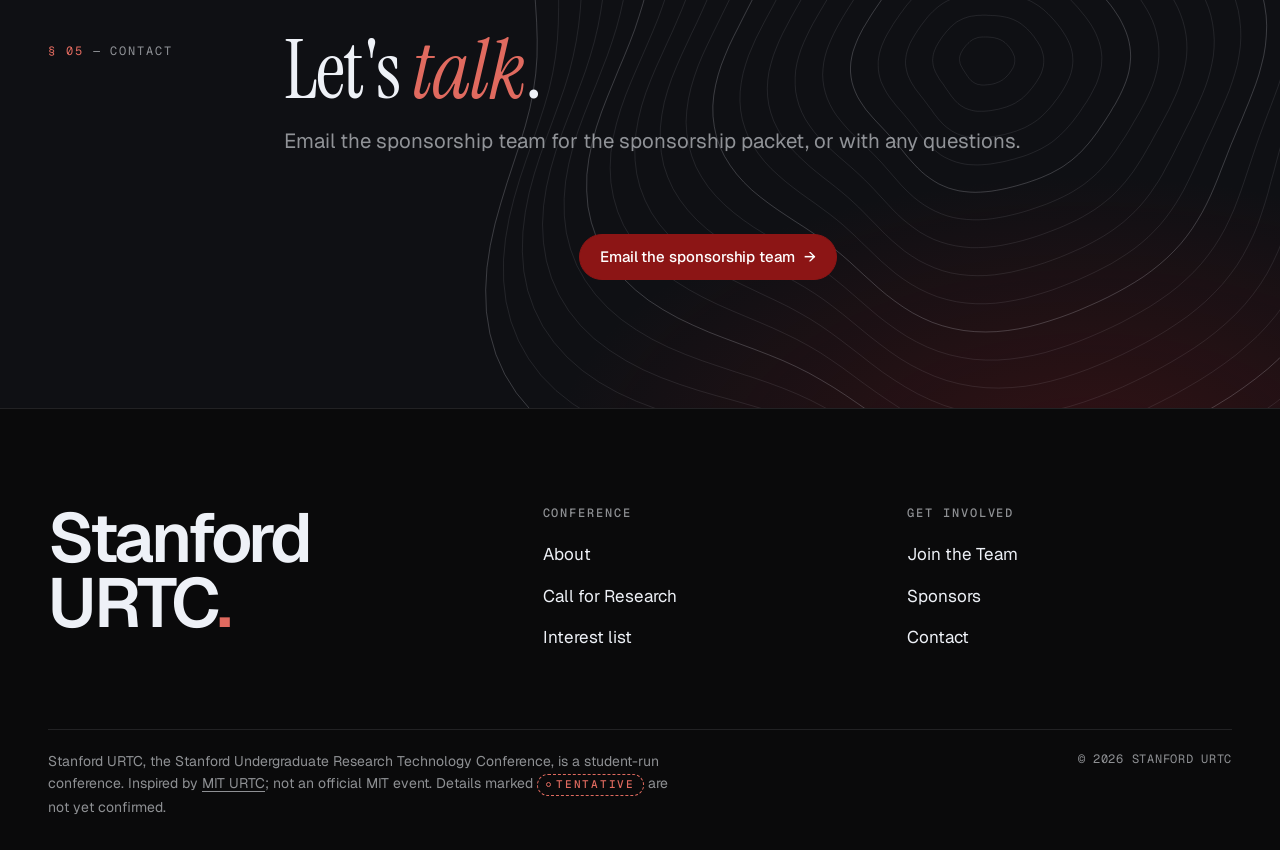
<file: public/urtc/sponsors.html>
<!doctype html>
<html lang="en">
<head>
  <meta charset="utf-8">
  <meta name="viewport" content="width=device-width, initial-scale=1">
  <title>Sponsors · Stanford URTC 2027</title>
  <meta name="description" content="Partner with Stanford URTC, a student-run undergraduate research conference.">
  <meta name="theme-color" content="#0a0a0b">
  <link rel="icon" href="favicon.svg" type="image/svg+xml">
  <link rel="preconnect" href="https://fonts.googleapis.com">
  <link rel="preconnect" href="https://fonts.gstatic.com" crossorigin>
  <link rel="stylesheet" href="https://fonts.googleapis.com/css2?family=Geist:wght@300..700&family=Geist+Mono:wght@400;500&family=Instrument+Serif:ital@0;1&display=swap">
  <link rel="stylesheet" href="assets/css/styles.css">
  <script src="assets/js/config.js" defer></script>
  <script src="assets/js/main.js" defer></script>
</head>
<body>
  <a class="skip-link" href="#main">Skip to content</a>

  <!-- HEADER (same on every page; put aria-current="page" on the active link) -->
  <header class="site-header">
    <div class="container header-inner">
      <a class="brand" href="index.html" aria-label="Stanford URTC home">
        <svg class="brand-mark" viewBox="0 0 40 40" fill="none" aria-hidden="true" focusable="false"><circle cx="20" cy="20" r="18.25" stroke="currentColor" stroke-width="1.5"/><path d="M2.6 25.2 9.6 19.4l4 2.9 7.2-8.9 6.1 7.3 3-2.3 7.5 6.6" stroke="currentColor" stroke-width="1.5" stroke-linejoin="round"/><path d="M4.5 29.5h31" stroke="currentColor" stroke-dasharray="1.5 2.5"/><circle cx="20.8" cy="7.6" r="2.6" fill="#e06a5f"/></svg>
        <span class="brand-name">Stanford <strong>URTC</strong></span>
      </a>
      <button class="nav-toggle" type="button" aria-expanded="false" aria-controls="site-nav">
        <span class="nav-toggle-label">Menu</span><span class="nav-toggle-icon" aria-hidden="true"></span>
      </button>
      <nav id="site-nav" class="site-nav" aria-label="Main">
        <ul class="nav-list">
          <li><a href="about.html">About</a></li>
          <li><a href="submit.html">Call for Research</a></li>
          <li><a href="team.html">Join the Team</a></li>
          <li><a href="sponsors.html" aria-current="page">Sponsors</a></li>
          <li><a href="contact.html">Contact</a></li>
          <li class="nav-cta"><a class="btn btn-sm btn-ink" href="index.html#interest">Get updates</a></li>
        </ul>
      </nav>
    </div>
  </header>

  <main id="main">
    <section class="page-hero graph-paper" aria-labelledby="page-title">
      <svg class="page-art contours" viewBox="0 0 600 600" data-contours="58" data-rings="16" aria-hidden="true" focusable="false"></svg>
      <div class="container">
        <p class="eyebrow"><span>Sponsors</span><span>Partnerships · 2027</span></p>
        <h1 id="page-title" class="page-title">Back the <em>next frontier</em>.</h1>
        <p class="lede">When you sponsor Stanford URTC, you help every part of the conference come together, and you meet the students doing engineering and technology research early on.</p>
      </div>
    </section>

    <section class="section section--flush-top" aria-labelledby="what-title">
      <div class="container">
        <div class="section-head">
          <p class="section-num"><b>§ 01</b> — What is URTC</p>
          <h2 id="what-title" class="section-title reveal">Research, <em>presented by students</em>.</h2>
        </div>
        <div class="split">
          <dl class="spec reveal">
            <div class="spec-row"><dt>Attendance</dt><dd>100–150 expected</dd></div>
            <div class="spec-row"><dt>Format</dt><dd>One day, in person<small>Papers, posters, lightning talks and a keynote</small></dd></div>
            <div class="spec-row"><dt>Date</dt><dd>May 15, 2027 <span class="tbc">Tentative</span><small>Stanford University</small></dd></div>
          </dl>
          <div class="prose reveal" data-delay="1">
            <p class="lede">Stanford URTC brings together undergraduate researchers to present, discuss and advance engineering and technology research.</p>
            <p>Students present papers, posters and lightning talks. Every accepted paper presented at the conference is published in IEEE Xplore. The day also includes a keynote, live judging, an audience vote and awards.</p>
          </div>
        </div>
      </div>
    </section>

    <section class="section section--tint" aria-labelledby="why-title">
      <div class="container">
        <div class="section-head">
          <p class="section-num"><b>§ 02</b> — Why partner with us</p>
          <h2 id="why-title" class="section-title reveal">Where the research <em>starts</em>.</h2>
        </div>
        <ul class="fig-grid reveal">
          <li class="fig-cell fig-cell--feature">
            <div class="fig-label"><span>01 · Talent</span><span>100–150 expected</span></div>
            <h3>Meet researchers early</h3>
            <p>Talk with student researchers about their work, often before they've chosen a lab, a graduate program or an employer.</p>
          </li>
          <li class="fig-cell">
            <div class="fig-label"><span>02 · Brand</span></div>
            <h3>Your logo on merch &amp; banners</h3>
            <p>Your company name and logo go on conference merchandise, banners and signage throughout the day.</p>
          </li>
          <li class="fig-cell">
            <div class="fig-label"><span>03 · Presence</span><span>Select tiers</span></div>
            <h3>A table at the conference</h3>
            <p>Select tiers include an exhibitor table, so your team can meet attendees in person.</p>
          </li>
          <li class="fig-cell">
            <div class="fig-label"><span>04 · Stage</span><span>Select tiers</span></div>
            <h3>Speak to the room</h3>
            <p>Give a sponsor presentation, a lightning talk or host a panel.</p>
          </li>
          <li class="fig-cell">
            <div class="fig-label"><span>05 · Impact</span></div>
            <h3>Support student research</h3>
            <p>Your support funds written feedback, awards and an accessible event for students.</p>
          </li>
        </ul>
      </div>
    </section>

    <section class="section" aria-labelledby="funds-title">
      <div class="container">
        <div class="section-head">
          <p class="section-num"><b>§ 03</b> — Your support</p>
          <h2 id="funds-title" class="section-title reveal">Where it <em>goes</em>.</h2>
        </div>
        <div class="split">
          <div></div>
          <ol class="impact-list reveal">
            <li><h4>Venue &amp; equipment</h4><p>Rooms, poster boards, AV and everything else the day runs on.</p></li>
            <li><h4>Catering</h4><p>Meals and breaks for presenters and attendees.</p></li>
            <li><h4>Merch</h4><p>T-shirts and swag for attendees.</p></li>
            <li><h4>Awards</h4><p>Recognition for the best papers, posters and lightning talks.</p></li>
            <li><h4>Proceedings</h4><p>Publishing the conference proceedings in IEEE Xplore.</p></li>
          </ol>
        </div>
      </div>
    </section>

    <section class="section section--tint" aria-labelledby="tiers-title">
      <div class="container">
        <div class="section-head">
          <p class="section-num"><b>§ 04</b> — Sponsorship tiers</p>
          <h2 id="tiers-title" class="section-title reveal">Choose a <em>tier</em>.</h2>
          <p class="lede reveal" data-delay="1">Draft tiers. Benefits and pricing are being finalized. Contact us for the sponsorship packet.</p>
        </div>
        <!-- TODO: Set prices and confirm benefits before launch. -->
        <div class="table-wrap reveal" role="region" aria-labelledby="tiers-title" tabindex="0">
          <table class="data-table tier-table">
            <thead>
              <tr><th scope="col">Benefit</th><th scope="col">Bronze</th><th scope="col">Silver</th><th scope="col">Gold</th></tr>
            </thead>
            <tbody>
              <tr><th scope="row">Logo on conference merch, banners and signage</th><td><span class="yes">Yes</span></td><td><span class="yes">Yes</span></td><td><span class="yes">Yes</span></td></tr>
              <tr><th scope="row">Logo on the website</th><td><span class="yes">Yes</span></td><td><span class="yes">Yes</span></td><td><span class="yes">Yes</span></td></tr>
              <tr><th scope="row">Acknowledgement at the opening and closing ceremonies</th><td><span class="yes">Yes</span></td><td><span class="yes">Yes</span></td><td><span class="yes">Yes</span></td></tr>
              <tr><th scope="row">Distribution of company swag</th><td><span class="yes">Yes</span></td><td><span class="yes">Yes</span></td><td><span class="yes">Yes</span></td></tr>
              <tr><th scope="row">Logo displayed during conference breaks</th><td><span class="yes">Yes</span></td><td><span class="yes">Yes</span></td><td><span class="yes">Yes</span></td></tr>
              <tr><th scope="row">Access to the student résumé book<small>Shared only with presenters' consent</small></th><td><span class="yes">Yes</span></td><td><span class="yes">Yes</span></td><td><span class="yes">Yes</span></td></tr>
              <tr><th scope="row">Exhibitor table at the conference</th><td><span class="no">No</span></td><td><span class="yes">Yes</span></td><td><span class="yes">Yes</span></td></tr>
              <tr><th scope="row">Sponsor presentation</th><td><span class="no">No</span></td><td>10 min</td><td>15 min</td></tr>
              <tr><th scope="row">Social media mention</th><td><span class="no">No</span></td><td><span class="yes">Yes</span></td><td><span class="yes">Yes</span></td></tr>
              <tr><th scope="row">Mention on the registration form</th><td><span class="no">No</span></td><td><span class="yes">Yes</span></td><td><span class="yes">Yes</span></td></tr>
              <tr><th scope="row">Blurb in the conference program and website</th><td><span class="no">No</span></td><td><span class="no">No</span></td><td><span class="yes">Yes</span></td></tr>
              <tr><th scope="row">Invitation to give a lightning talk or host a panel</th><td><span class="no">No</span></td><td><span class="no">No</span></td><td><span class="yes">Yes</span></td></tr>
            </tbody>
            <tfoot>
              <tr><th scope="row">Contribution</th><td><span class="tbc">TBA</span></td><td><span class="tbc">TBA</span></td><td><span class="tbc">TBA</span></td></tr>
            </tfoot>
          </table>
        </div>
      </div>
    </section>
    <section class="section on-dark" aria-labelledby="talk-title">
      <svg class="band-art contours" viewBox="0 0 600 600" data-contours="13" data-rings="20" aria-hidden="true" focusable="false"></svg>
      <div class="container">
        <div class="section-head">
          <p class="section-num"><b>§ 05</b> — Contact</p>
          <h2 id="talk-title" class="section-title reveal">Let's <em>talk</em>.</h2>
          <p class="lede reveal" data-delay="1">Email the sponsorship team for the sponsorship packet, or with any questions.</p>
        </div>
        <div class="split">
          <div></div>
          <div class="hero-cta">
            <a class="btn btn-primary" href="contact.html" data-config-href="sponsorEmail">Email the sponsorship team <span class="arrow" aria-hidden="true">→</span></a>
          </div>
        </div>
      </div>
    </section>
  </main>

  <!-- FOOTER (same on every page) -->
  <footer class="site-footer">
    <div class="container">
      <div class="footer-top">
        <p class="footer-mark" aria-hidden="true">Stanford URTC<span>.</span></p>
        <div class="footer-col">
          <h2>Conference</h2>
          <ul>
            <li><a href="about.html">About</a></li>
            <li><a href="submit.html">Call for Research</a></li>
            <li><a href="index.html#interest">Interest list</a></li>
          </ul>
        </div>
        <div class="footer-col">
          <h2>Get involved</h2>
          <ul>
            <li><a href="team.html">Join the Team</a></li>
            <li><a href="sponsors.html">Sponsors</a></li>
            <li><a href="contact.html">Contact</a></li>
          </ul>
        </div>
      </div>
      <div class="footer-bottom">
        <p>Stanford URTC, the Stanford Undergraduate Research Technology Conference, is a student-run conference. Inspired by <a href="https://urtc.mit.edu" rel="noopener">MIT URTC</a>; not an official MIT event. Details marked <span class="tbc">Tentative</span> are not yet confirmed.</p>
        <p class="mono">© <span data-year>2026</span> Stanford URTC</p>
      </div>
    </div>
  </footer>
</body>
</html>
</file>
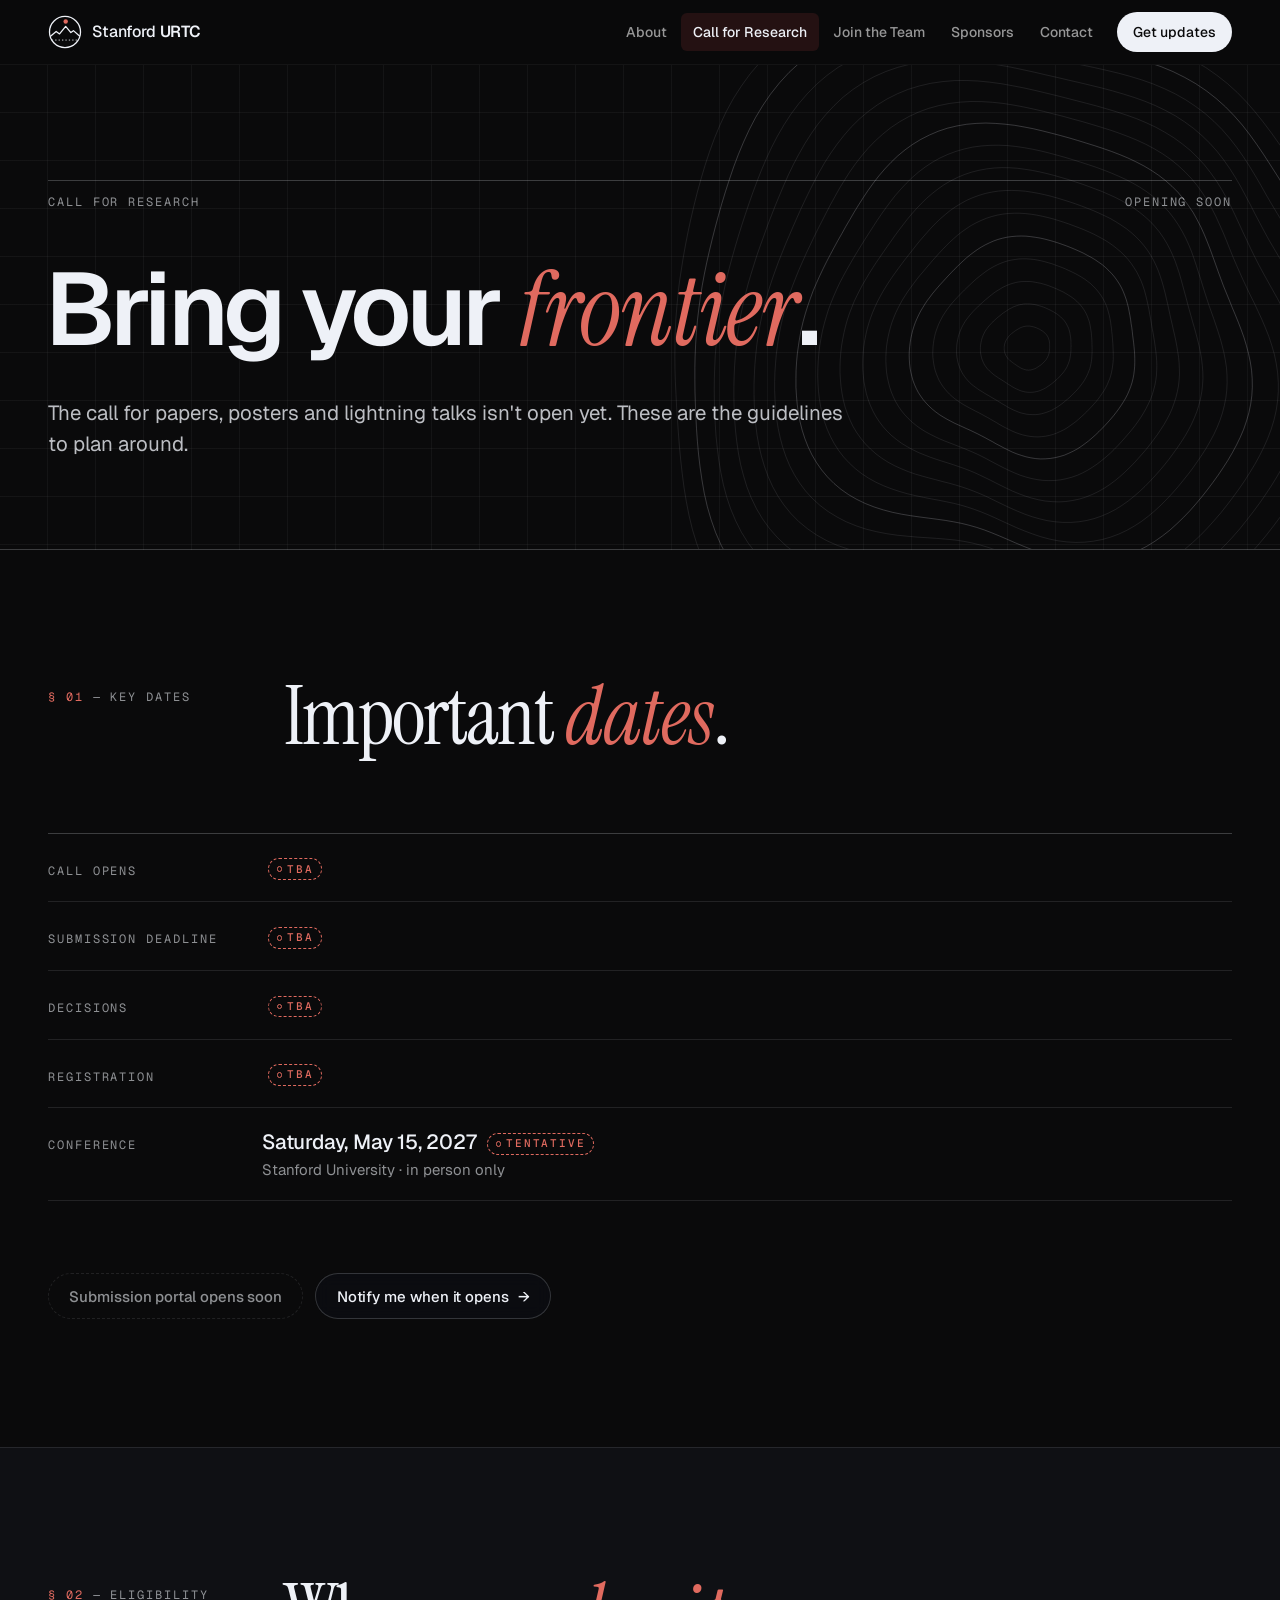
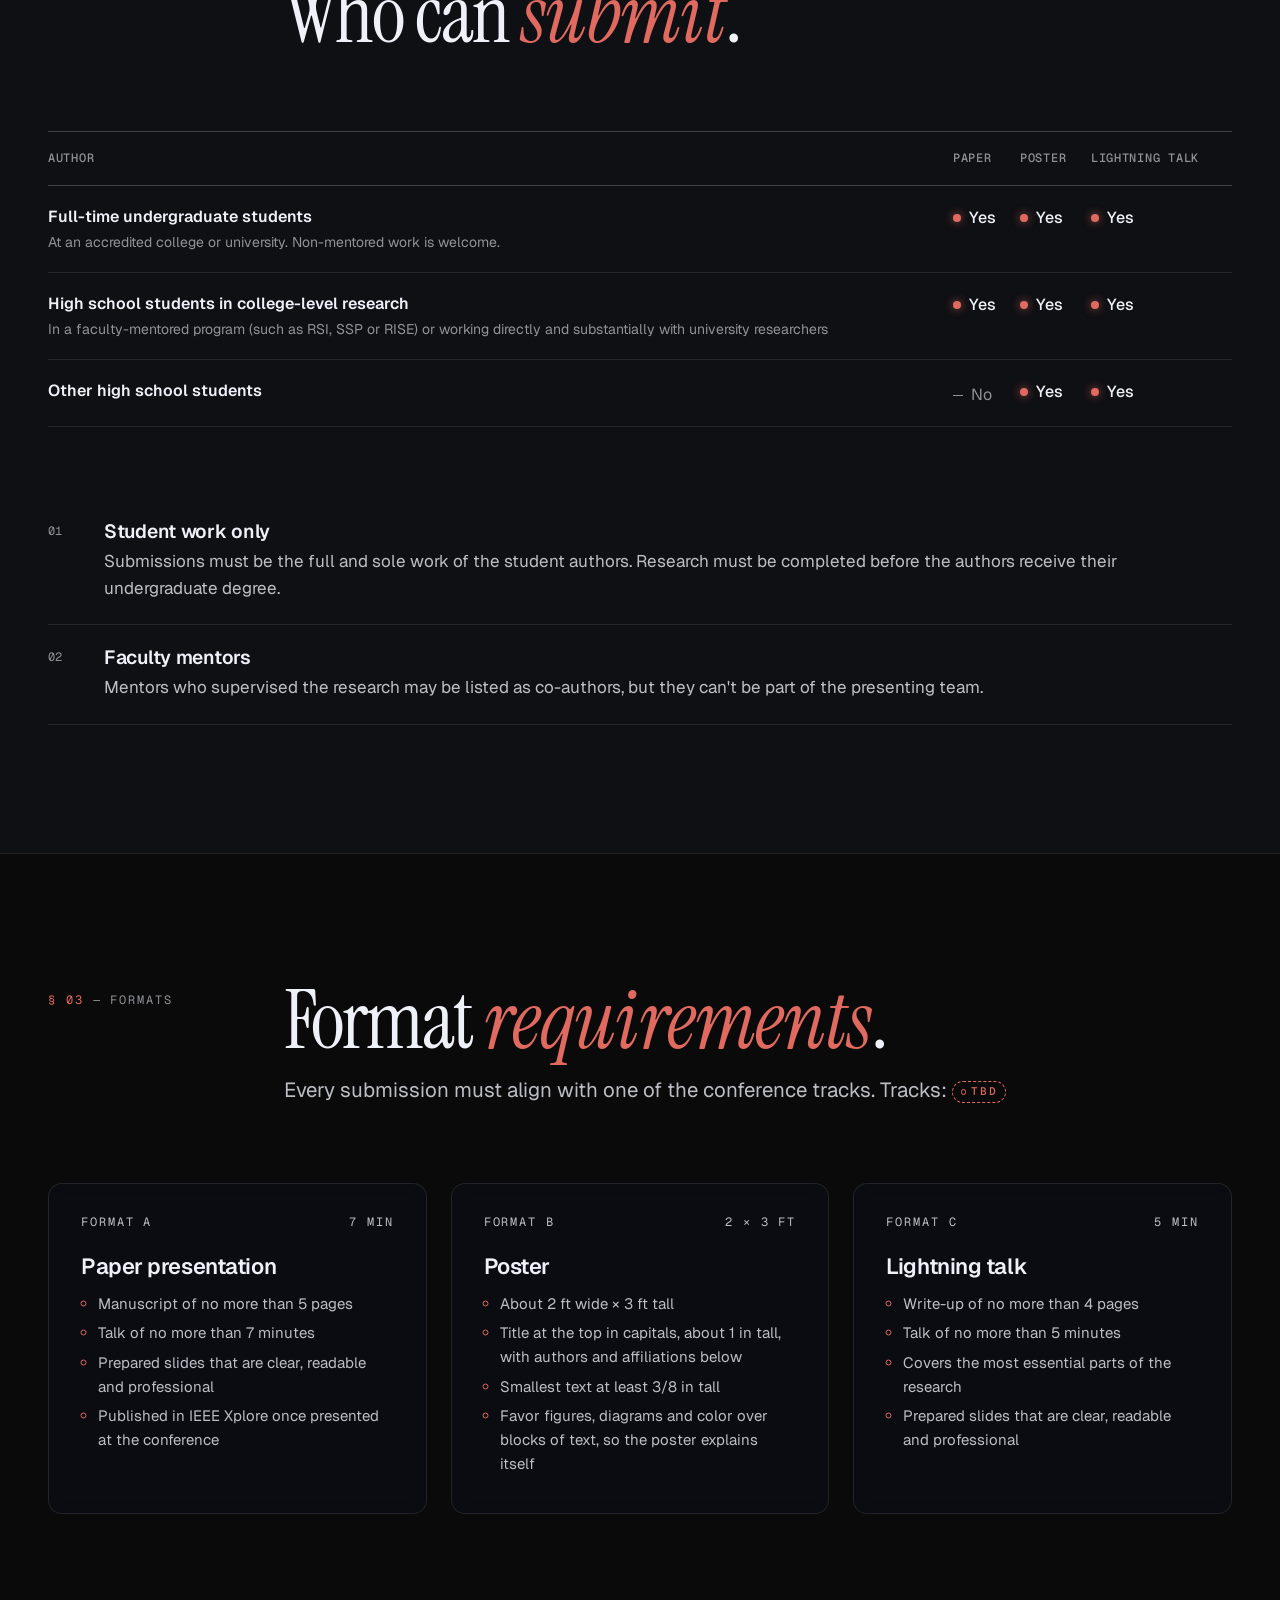
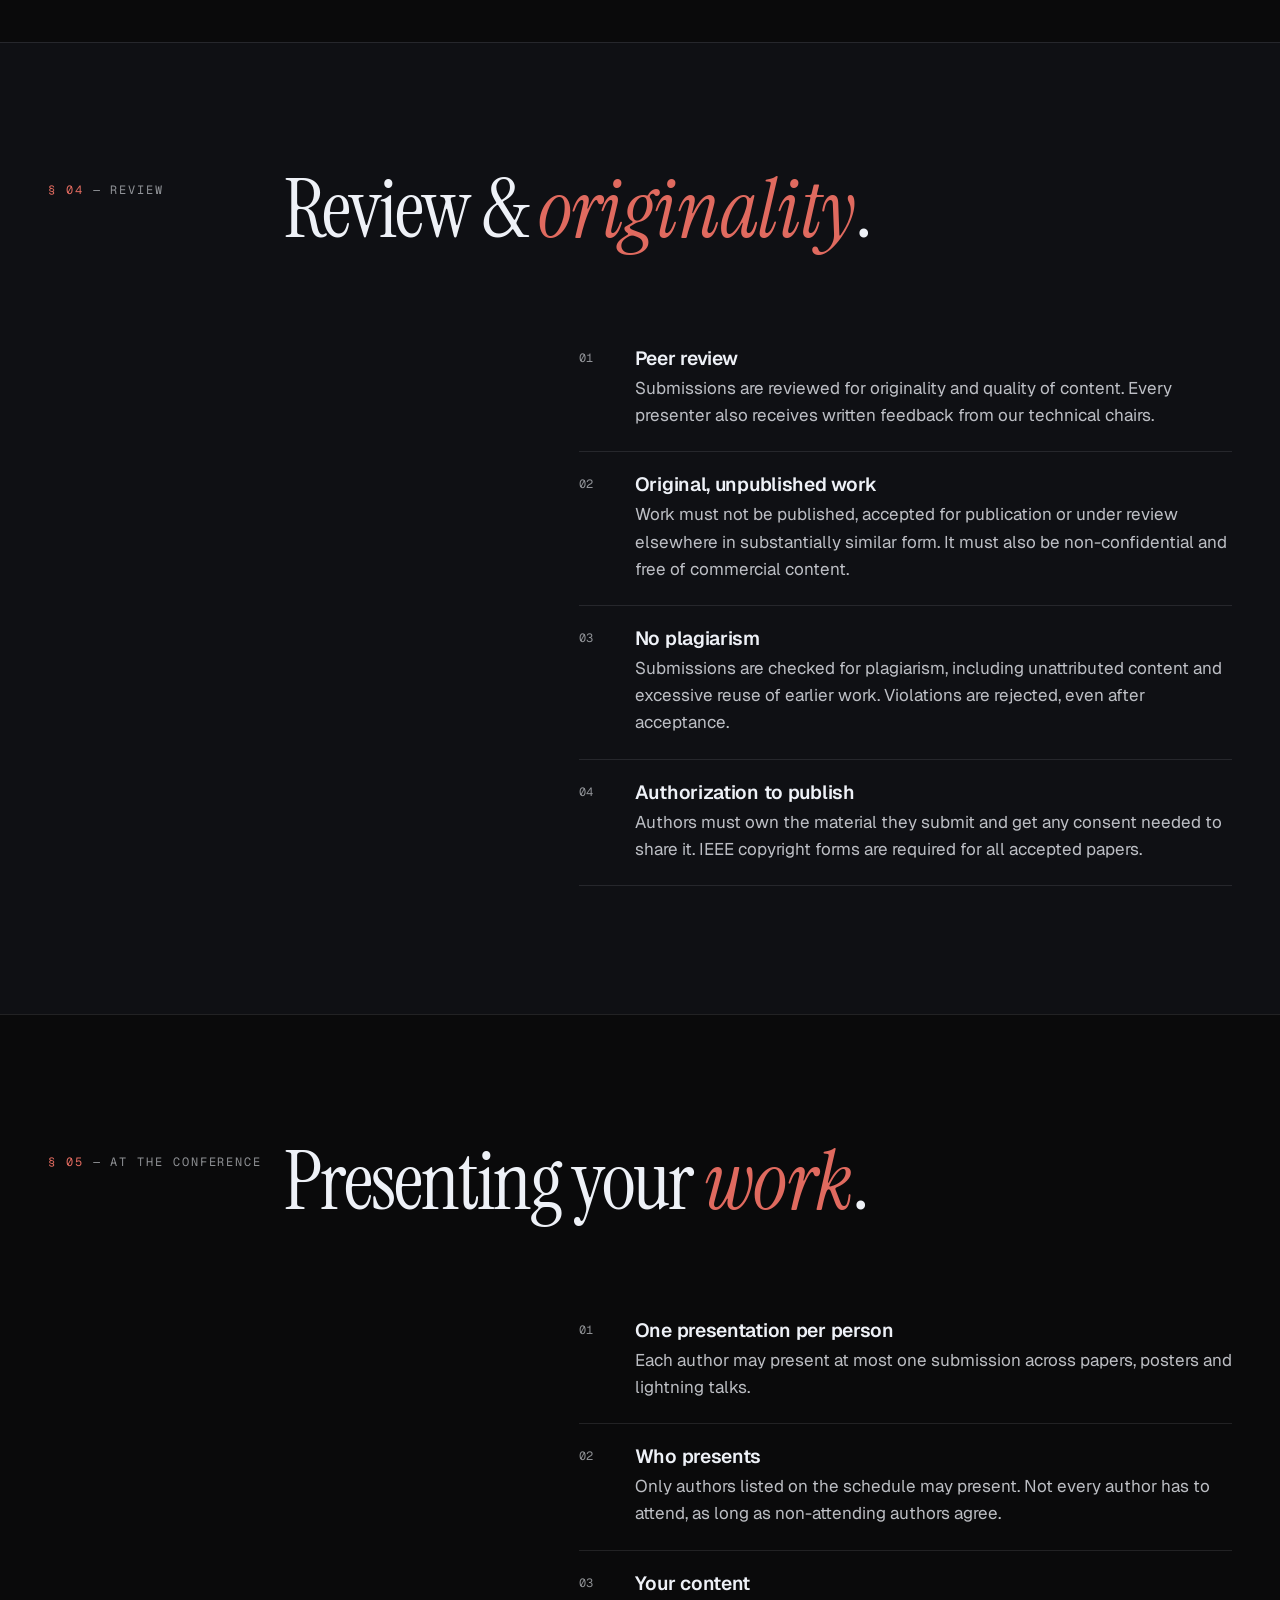
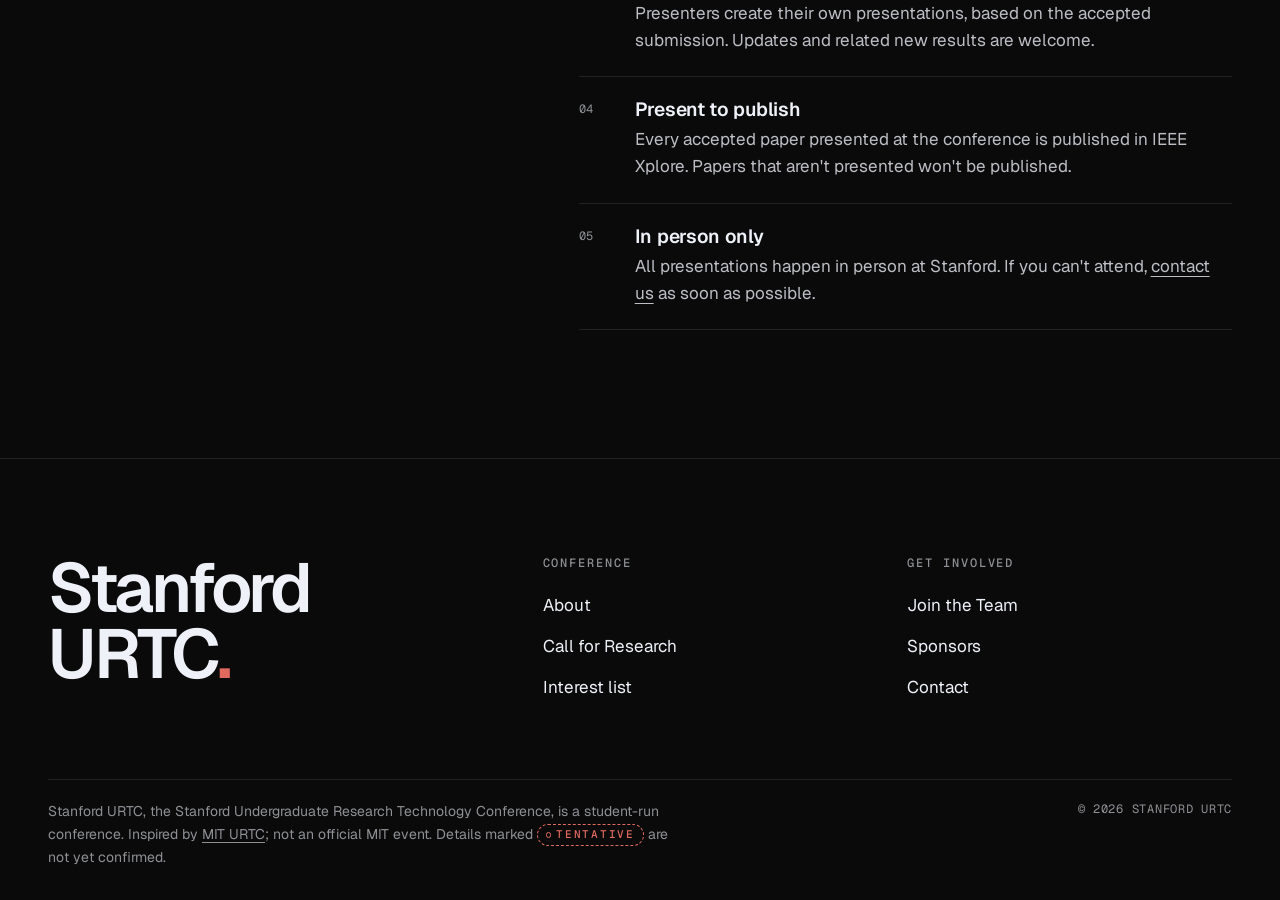
<file: public/urtc/submit.html>
<!doctype html>
<html lang="en">
<head>
  <meta charset="utf-8">
  <meta name="viewport" content="width=device-width, initial-scale=1">
  <title>Call for Research · Stanford URTC 2027</title>
  <meta name="description" content="Formats, eligibility and dates for presenting at Stanford URTC 2027.">
  <meta name="theme-color" content="#0a0a0b">
  <link rel="icon" href="favicon.svg" type="image/svg+xml">
  <link rel="preconnect" href="https://fonts.googleapis.com">
  <link rel="preconnect" href="https://fonts.gstatic.com" crossorigin>
  <link rel="stylesheet" href="https://fonts.googleapis.com/css2?family=Geist:wght@300..700&family=Geist+Mono:wght@400;500&family=Instrument+Serif:ital@0;1&display=swap">
  <link rel="stylesheet" href="assets/css/styles.css">
  <script src="assets/js/config.js" defer></script>
  <script src="assets/js/main.js" defer></script>
</head>
<body>
  <a class="skip-link" href="#main">Skip to content</a>

  <!-- HEADER (same on every page; put aria-current="page" on the active link) -->
  <header class="site-header">
    <div class="container header-inner">
      <a class="brand" href="index.html" aria-label="Stanford URTC home">
        <svg class="brand-mark" viewBox="0 0 40 40" fill="none" aria-hidden="true" focusable="false"><circle cx="20" cy="20" r="18.25" stroke="currentColor" stroke-width="1.5"/><path d="M2.6 25.2 9.6 19.4l4 2.9 7.2-8.9 6.1 7.3 3-2.3 7.5 6.6" stroke="currentColor" stroke-width="1.5" stroke-linejoin="round"/><path d="M4.5 29.5h31" stroke="currentColor" stroke-dasharray="1.5 2.5"/><circle cx="20.8" cy="7.6" r="2.6" fill="#e06a5f"/></svg>
        <span class="brand-name">Stanford <strong>URTC</strong></span>
      </a>
      <button class="nav-toggle" type="button" aria-expanded="false" aria-controls="site-nav">
        <span class="nav-toggle-label">Menu</span><span class="nav-toggle-icon" aria-hidden="true"></span>
      </button>
      <nav id="site-nav" class="site-nav" aria-label="Main">
        <ul class="nav-list">
          <li><a href="about.html">About</a></li>
          <li><a href="submit.html" aria-current="page">Call for Research</a></li>
          <li><a href="team.html">Join the Team</a></li>
          <li><a href="sponsors.html">Sponsors</a></li>
          <li><a href="contact.html">Contact</a></li>
          <li class="nav-cta"><a class="btn btn-sm btn-ink" href="index.html#interest">Get updates</a></li>
        </ul>
      </nav>
    </div>
  </header>

  <main id="main">
    <section class="page-hero graph-paper" aria-labelledby="page-title">
      <svg class="page-art contours" viewBox="0 0 600 600" data-contours="41" data-rings="16" aria-hidden="true" focusable="false"></svg>
      <div class="container">
        <p class="eyebrow"><span>Call for Research</span><span>Opening soon</span></p>
        <h1 id="page-title" class="page-title">Bring your <em>frontier</em>.</h1>
        <p class="lede">The call for papers, posters and lightning talks isn't open yet. These are the guidelines to plan around.</p>
      </div>
    </section>

    <section class="section section--flush-top" aria-labelledby="dates-title">
      <div class="container">
        <div class="section-head">
          <p class="section-num"><b>§ 01</b> — Key dates</p>
          <h2 id="dates-title" class="section-title reveal">Important <em>dates</em>.</h2>
        </div>
        <dl class="spec reveal">
          <div class="spec-row"><dt>Call opens</dt><dd><span class="tbc">TBA</span></dd></div>
          <div class="spec-row"><dt>Submission deadline</dt><dd><span class="tbc">TBA</span></dd></div>
          <div class="spec-row"><dt>Decisions</dt><dd><span class="tbc">TBA</span></dd></div>
          <div class="spec-row"><dt>Registration</dt><dd><span class="tbc">TBA</span></dd></div>
          <div class="spec-row"><dt>Conference</dt><dd>Saturday, May 15, 2027 <span class="tbc">Tentative</span><small>Stanford University · in person only</small></dd></div>
        </dl>
        <div class="hero-cta mt-lg">
          <a class="btn btn-primary" href="#" data-config-href="cmtPortalUrl" data-pending-disable data-ready-label="Open the submission portal"><span data-label>Submission portal opens soon</span></a>
          <a class="btn btn-ghost" href="index.html#interest">Notify me when it opens <span class="arrow" aria-hidden="true">→</span></a>
        </div>
      </div>
    </section>

    <section id="eligibility" class="section section--tint" aria-labelledby="elig-title">
      <div class="container">
        <div class="section-head">
          <p class="section-num"><b>§ 02</b> — Eligibility</p>
          <h2 id="elig-title" class="section-title reveal">Who can <em>submit</em>.</h2>
        </div>
        <div class="table-wrap reveal" role="region" aria-labelledby="elig-title" tabindex="0">
          <table class="data-table">
            <thead>
              <tr><th scope="col">Author</th><th scope="col">Paper</th><th scope="col">Poster</th><th scope="col">Lightning talk</th></tr>
            </thead>
            <tbody>
              <tr>
                <th scope="row">Full-time undergraduate students<small>At an accredited college or university. Non-mentored work is welcome.</small></th>
                <td><span class="yes">Yes</span></td><td><span class="yes">Yes</span></td><td><span class="yes">Yes</span></td>
              </tr>
              <tr>
                <th scope="row">High school students in college-level research<small>In a faculty-mentored program (such as RSI, SSP or RISE) or working directly and substantially with university researchers</small></th>
                <td><span class="yes">Yes</span></td><td><span class="yes">Yes</span></td><td><span class="yes">Yes</span></td>
              </tr>
              <tr>
                <th scope="row">Other high school students</th>
                <td><span class="no">No</span></td><td><span class="yes">Yes</span></td><td><span class="yes">Yes</span></td>
              </tr>
            </tbody>
          </table>
        </div>
        <ol class="impact-list mt-lg reveal">
          <li><h4>Student work only</h4><p>Submissions must be the full and sole work of the student authors. Research must be completed before the authors receive their undergraduate degree.</p></li>
          <li><h4>Faculty mentors</h4><p>Mentors who supervised the research may be listed as co-authors, but they can't be part of the presenting team.</p></li>
        </ol>
      </div>
    </section>

    <section class="section" aria-labelledby="formats-title">
      <div class="container">
        <div class="section-head">
          <p class="section-num"><b>§ 03</b> — Formats</p>
          <h2 id="formats-title" class="section-title reveal">Format <em>requirements</em>.</h2>
          <p class="lede reveal" data-delay="1">Every submission must align with one of the conference tracks. Tracks: <span class="tbc">TBD</span></p>
        </div>
        <ul class="card-grid">
          <li class="card reveal">
            <p class="card-index"><span>Format A</span><span>7 min</span></p>
            <h3>Paper presentation</h3>
            <ul>
              <li>Manuscript of no more than 5 pages</li>
              <li>Talk of no more than 7 minutes</li>
              <li>Prepared slides that are clear, readable and professional</li>
              <li>Published in IEEE Xplore once presented at the conference</li>
            </ul>
          </li>
          <li class="card reveal" data-delay="1">
            <p class="card-index"><span>Format B</span><span>2 × 3 ft</span></p>
            <h3>Poster</h3>
            <ul>
              <li>About 2 ft wide × 3 ft tall</li>
              <li>Title at the top in capitals, about 1 in tall, with authors and affiliations below</li>
              <li>Smallest text at least 3/8 in tall</li>
              <li>Favor figures, diagrams and color over blocks of text, so the poster explains itself</li>
            </ul>
          </li>
          <li class="card reveal" data-delay="2">
            <p class="card-index"><span>Format C</span><span>5 min</span></p>
            <h3>Lightning talk</h3>
            <ul>
              <li>Write-up of no more than 4 pages</li>
              <li>Talk of no more than 5 minutes</li>
              <li>Covers the most essential parts of the research</li>
              <li>Prepared slides that are clear, readable and professional</li>
            </ul>
          </li>
        </ul>
      </div>
    </section>

    <section class="section section--tint" aria-labelledby="review-title">
      <div class="container">
        <div class="section-head">
          <p class="section-num"><b>§ 04</b> — Review</p>
          <h2 id="review-title" class="section-title reveal">Review &amp; <em>originality</em>.</h2>
        </div>
        <div class="split">
          <div></div>
          <ol class="impact-list reveal">
            <li><h4>Peer review</h4><p>Submissions are reviewed for originality and quality of content. Every presenter also receives written feedback from our technical chairs.</p></li>
            <li><h4>Original, unpublished work</h4><p>Work must not be published, accepted for publication or under review elsewhere in substantially similar form. It must also be non-confidential and free of commercial content.</p></li>
            <li><h4>No plagiarism</h4><p>Submissions are checked for plagiarism, including unattributed content and excessive reuse of earlier work. Violations are rejected, even after acceptance.</p></li>
            <li><h4>Authorization to publish</h4><p>Authors must own the material they submit and get any consent needed to share it. IEEE copyright forms are required for all accepted papers.</p></li>
          </ol>
        </div>
      </div>
    </section>

    <section class="section" aria-labelledby="present-title">
      <div class="container">
        <div class="section-head">
          <p class="section-num"><b>§ 05</b> — At the conference</p>
          <h2 id="present-title" class="section-title reveal">Presenting your <em>work</em>.</h2>
        </div>
        <div class="split">
          <div></div>
          <ol class="impact-list reveal">
            <li><h4>One presentation per person</h4><p>Each author may present at most one submission across papers, posters and lightning talks.</p></li>
            <li><h4>Who presents</h4><p>Only authors listed on the schedule may present. Not every author has to attend, as long as non-attending authors agree.</p></li>
            <li><h4>Your content</h4><p>Presenters create their own presentations, based on the accepted submission. Updates and related new results are welcome.</p></li>
            <li><h4>Present to publish</h4><p>Every accepted paper presented at the conference is published in IEEE Xplore. Papers that aren't presented won't be published.</p></li>
            <li><h4>In person only</h4><p>All presentations happen in person at Stanford. If you can't attend, <a href="contact.html">contact us</a> as soon as possible.</p></li>
          </ol>
        </div>
      </div>
    </section>
  </main>

  <!-- FOOTER (same on every page) -->
  <footer class="site-footer">
    <div class="container">
      <div class="footer-top">
        <p class="footer-mark" aria-hidden="true">Stanford URTC<span>.</span></p>
        <div class="footer-col">
          <h2>Conference</h2>
          <ul>
            <li><a href="about.html">About</a></li>
            <li><a href="submit.html">Call for Research</a></li>
            <li><a href="index.html#interest">Interest list</a></li>
          </ul>
        </div>
        <div class="footer-col">
          <h2>Get involved</h2>
          <ul>
            <li><a href="team.html">Join the Team</a></li>
            <li><a href="sponsors.html">Sponsors</a></li>
            <li><a href="contact.html">Contact</a></li>
          </ul>
        </div>
      </div>
      <div class="footer-bottom">
        <p>Stanford URTC, the Stanford Undergraduate Research Technology Conference, is a student-run conference. Inspired by <a href="https://urtc.mit.edu" rel="noopener">MIT URTC</a>; not an official MIT event. Details marked <span class="tbc">Tentative</span> are not yet confirmed.</p>
        <p class="mono">© <span data-year>2026</span> Stanford URTC</p>
      </div>
    </div>
  </footer>
</body>
</html>
</file>
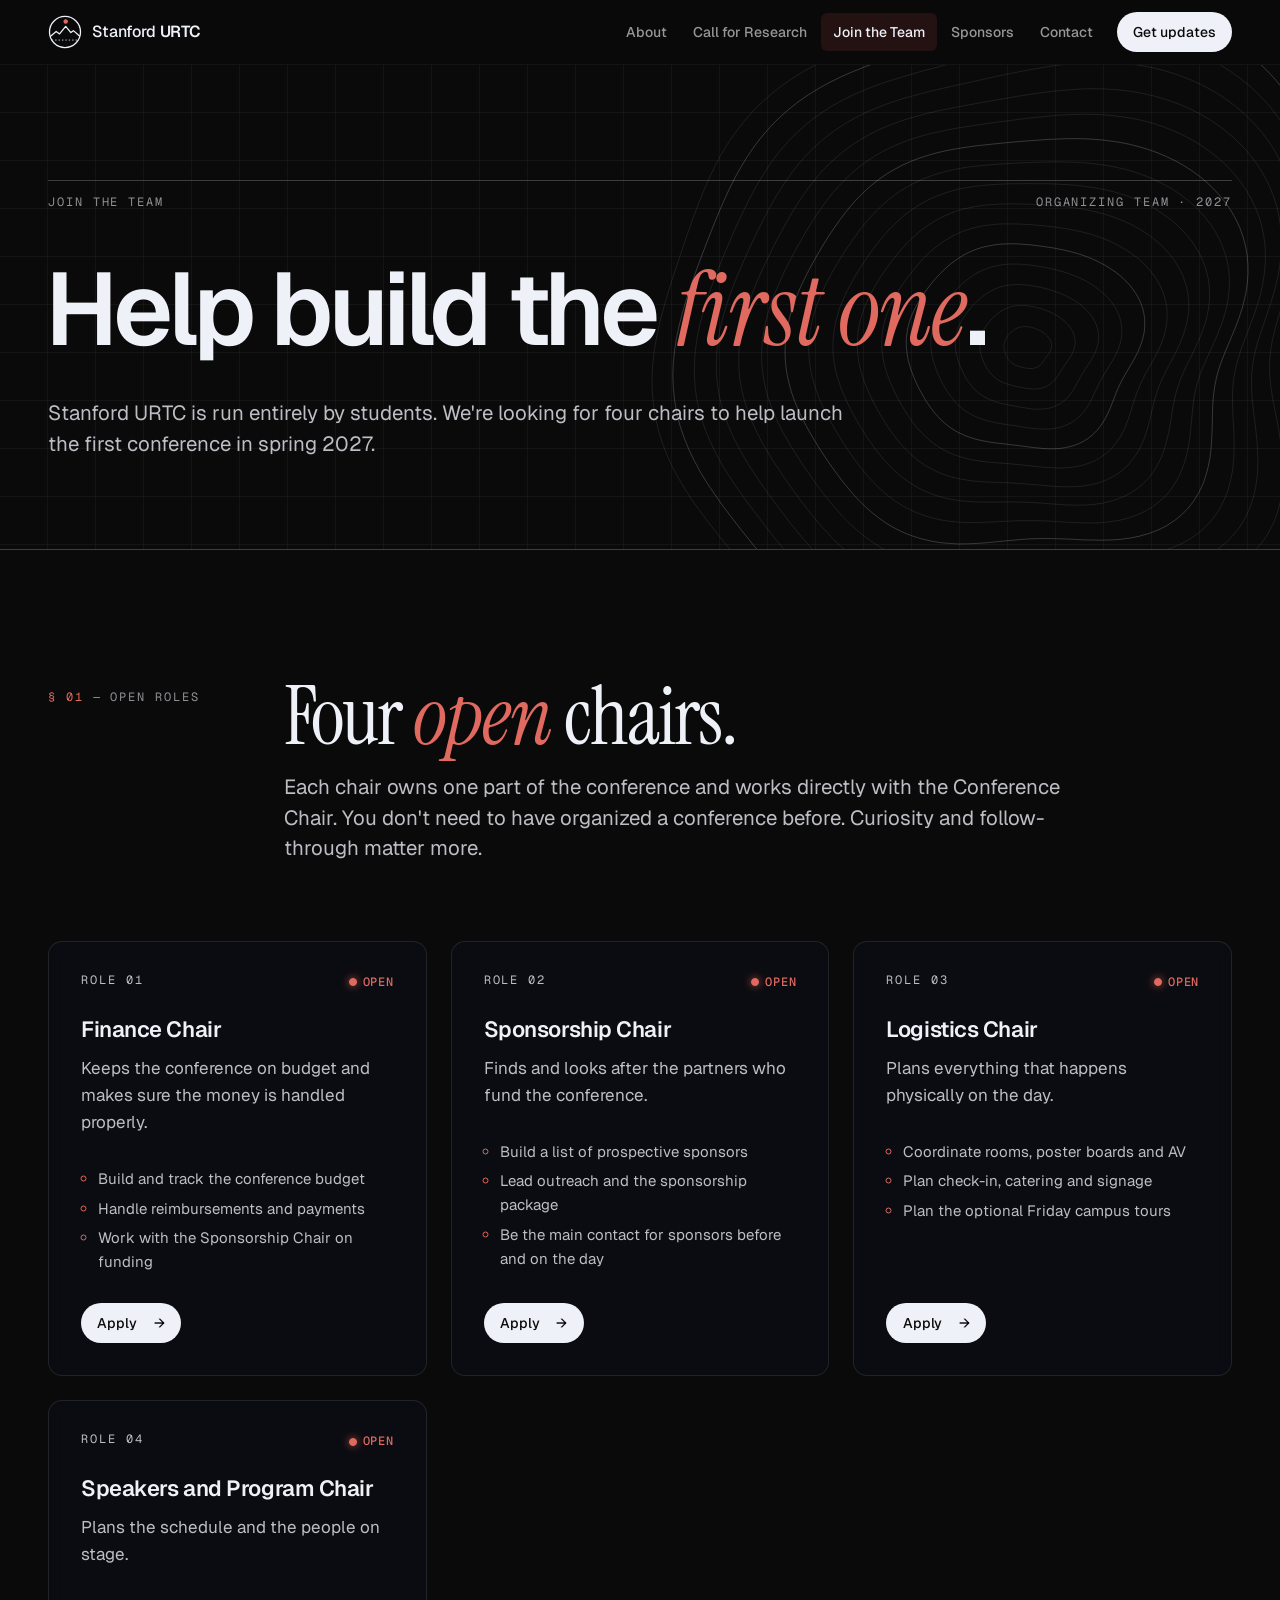
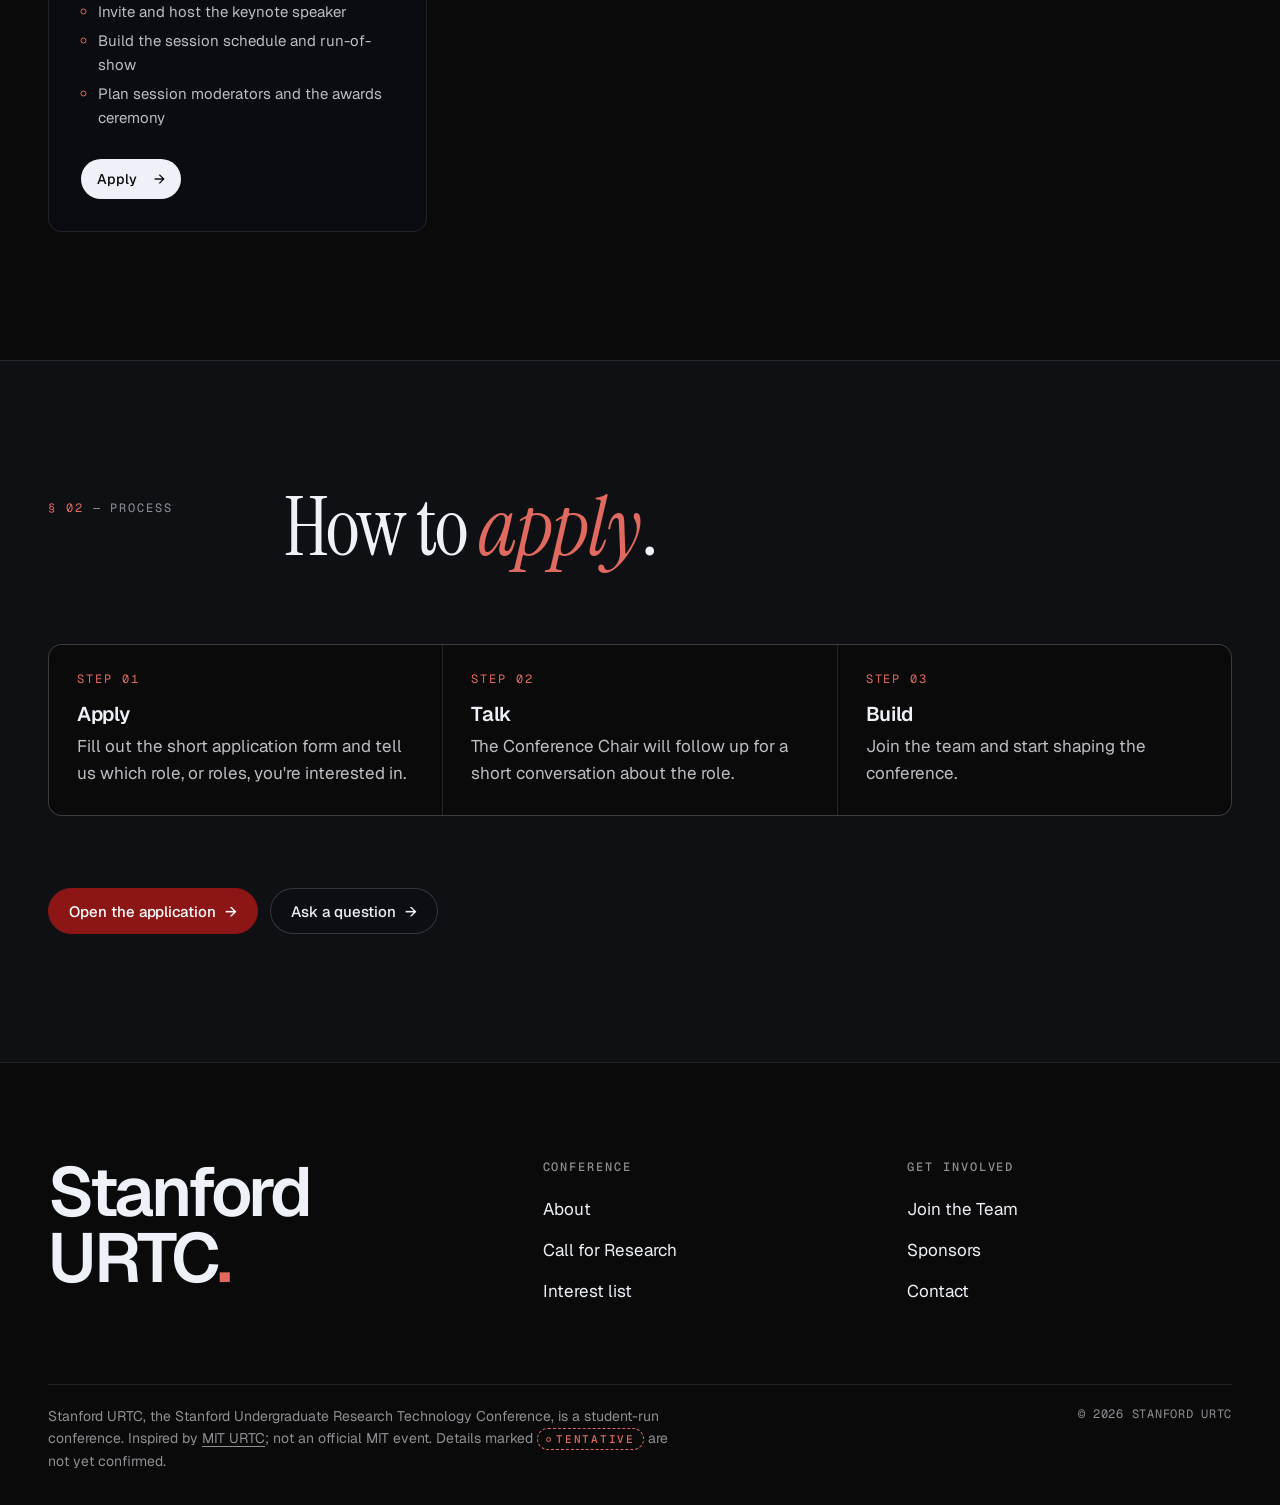
<file: public/urtc/team.html>
<!doctype html>
<html lang="en">
<head>
  <meta charset="utf-8">
  <meta name="viewport" content="width=device-width, initial-scale=1">
  <title>Join the Team · Stanford URTC 2027</title>
  <meta name="description" content="Open organizer roles for Stanford URTC 2027.">
  <meta name="theme-color" content="#0a0a0b">
  <link rel="icon" href="favicon.svg" type="image/svg+xml">
  <link rel="preconnect" href="https://fonts.googleapis.com">
  <link rel="preconnect" href="https://fonts.gstatic.com" crossorigin>
  <link rel="stylesheet" href="https://fonts.googleapis.com/css2?family=Geist:wght@300..700&family=Geist+Mono:wght@400;500&family=Instrument+Serif:ital@0;1&display=swap">
  <link rel="stylesheet" href="assets/css/styles.css">
  <script src="assets/js/config.js" defer></script>
  <script src="assets/js/main.js" defer></script>
</head>
<body>
  <a class="skip-link" href="#main">Skip to content</a>

  <!-- HEADER (same on every page; put aria-current="page" on the active link) -->
  <header class="site-header">
    <div class="container header-inner">
      <a class="brand" href="index.html" aria-label="Stanford URTC home">
        <svg class="brand-mark" viewBox="0 0 40 40" fill="none" aria-hidden="true" focusable="false"><circle cx="20" cy="20" r="18.25" stroke="currentColor" stroke-width="1.5"/><path d="M2.6 25.2 9.6 19.4l4 2.9 7.2-8.9 6.1 7.3 3-2.3 7.5 6.6" stroke="currentColor" stroke-width="1.5" stroke-linejoin="round"/><path d="M4.5 29.5h31" stroke="currentColor" stroke-dasharray="1.5 2.5"/><circle cx="20.8" cy="7.6" r="2.6" fill="#e06a5f"/></svg>
        <span class="brand-name">Stanford <strong>URTC</strong></span>
      </a>
      <button class="nav-toggle" type="button" aria-expanded="false" aria-controls="site-nav">
        <span class="nav-toggle-label">Menu</span><span class="nav-toggle-icon" aria-hidden="true"></span>
      </button>
      <nav id="site-nav" class="site-nav" aria-label="Main">
        <ul class="nav-list">
          <li><a href="about.html">About</a></li>
          <li><a href="submit.html">Call for Research</a></li>
          <li><a href="team.html" aria-current="page">Join the Team</a></li>
          <li><a href="sponsors.html">Sponsors</a></li>
          <li><a href="contact.html">Contact</a></li>
          <li class="nav-cta"><a class="btn btn-sm btn-ink" href="index.html#interest">Get updates</a></li>
        </ul>
      </nav>
    </div>
  </header>

  <main id="main">
    <section class="page-hero graph-paper" aria-labelledby="page-title">
      <svg class="page-art contours" viewBox="0 0 600 600" data-contours="77" data-rings="16" aria-hidden="true" focusable="false"></svg>
      <div class="container">
        <p class="eyebrow"><span>Join the Team</span><span>Organizing team · 2027</span></p>
        <h1 id="page-title" class="page-title">Help build the <em>first one</em>.</h1>
        <p class="lede">Stanford URTC is run entirely by students. We're looking for four chairs to help launch the first conference in spring 2027.</p>
      </div>
    </section>

    <section class="section section--flush-top" aria-labelledby="roles-title">
      <div class="container">
        <div class="section-head">
          <p class="section-num"><b>§ 01</b> — Open roles</p>
          <h2 id="roles-title" class="section-title reveal">Four <em>open</em> chairs.</h2>
          <p class="lede reveal" data-delay="1">Each chair owns one part of the conference and works directly with the Conference Chair. You don't need to have organized a conference before. Curiosity and follow-through matter more.</p>
        </div>
        <ul class="card-grid">
          <li class="card reveal">
            <p class="card-index"><span>Role 01</span><span class="status status--open">Open</span></p>
            <h3>Finance Chair</h3>
            <p>Keeps the conference on budget and makes sure the money is handled properly.</p>
            <ul>
              <li>Build and track the conference budget</li>
              <li>Handle reimbursements and payments</li>
              <li>Work with the Sponsorship Chair on funding</li>
            </ul>
            <div class="card-foot">
              <a class="btn btn-sm btn-ink" href="contact.html" data-config-href="teamApplicationUrl">Apply<span class="sr-only"> for Finance Chair</span> <span class="arrow" aria-hidden="true">→</span></a>
            </div>
          </li>
          <li class="card reveal" data-delay="2">
            <p class="card-index"><span>Role 02</span><span class="status status--open">Open</span></p>
            <h3>Sponsorship Chair</h3>
            <p>Finds and looks after the partners who fund the conference.</p>
            <ul>
              <li>Build a list of prospective sponsors</li>
              <li>Lead outreach and the sponsorship package</li>
              <li>Be the main contact for sponsors before and on the day</li>
            </ul>
            <div class="card-foot">
              <a class="btn btn-sm btn-ink" href="contact.html" data-config-href="teamApplicationUrl">Apply<span class="sr-only"> for Sponsorship Chair</span> <span class="arrow" aria-hidden="true">→</span></a>
            </div>
          </li>
          <li class="card reveal">
            <p class="card-index"><span>Role 03</span><span class="status status--open">Open</span></p>
            <h3>Logistics Chair</h3>
            <p>Plans everything that happens physically on the day.</p>
            <ul>
              <li>Coordinate rooms, poster boards and AV</li>
              <li>Plan check-in, catering and signage</li>
              <li>Plan the optional Friday campus tours</li>
            </ul>
            <div class="card-foot">
              <a class="btn btn-sm btn-ink" href="contact.html" data-config-href="teamApplicationUrl">Apply<span class="sr-only"> for Logistics Chair</span> <span class="arrow" aria-hidden="true">→</span></a>
            </div>
          </li>
          <li class="card reveal" data-delay="1">
            <p class="card-index"><span>Role 04</span><span class="status status--open">Open</span></p>
            <h3>Speakers and Program Chair</h3>
            <p>Plans the schedule and the people on stage.</p>
            <ul>
              <li>Invite and host the keynote speaker</li>
              <li>Build the session schedule and run-of-show</li>
              <li>Plan session moderators and the awards ceremony</li>
            </ul>
            <div class="card-foot">
              <a class="btn btn-sm btn-ink" href="contact.html" data-config-href="teamApplicationUrl">Apply<span class="sr-only"> for Speakers and Program Chair</span> <span class="arrow" aria-hidden="true">→</span></a>
            </div>
          </li>
        </ul>
      </div>
    </section>

    <section class="section section--tint" aria-labelledby="process-title">
      <div class="container">
        <div class="section-head">
          <p class="section-num"><b>§ 02</b> — Process</p>
          <h2 id="process-title" class="section-title reveal">How to <em>apply</em>.</h2>
        </div>
        <ol class="steps reveal">
          <li><h3>Apply</h3><p>Fill out the short application form and tell us which role, or roles, you're interested in.</p></li>
          <li><h3>Talk</h3><p>The Conference Chair will follow up for a short conversation about the role.</p></li>
          <li><h3>Build</h3><p>Join the team and start shaping the conference.</p></li>
        </ol>
        <div class="hero-cta mt-lg">
          <a class="btn btn-primary" href="contact.html" data-config-href="teamApplicationUrl">Open the application <span class="arrow" aria-hidden="true">→</span></a>
          <a class="btn btn-ghost" href="contact.html">Ask a question <span class="arrow" aria-hidden="true">→</span></a>
        </div>
      </div>
    </section>
  </main>

  <!-- FOOTER (same on every page) -->
  <footer class="site-footer">
    <div class="container">
      <div class="footer-top">
        <p class="footer-mark" aria-hidden="true">Stanford URTC<span>.</span></p>
        <div class="footer-col">
          <h2>Conference</h2>
          <ul>
            <li><a href="about.html">About</a></li>
            <li><a href="submit.html">Call for Research</a></li>
            <li><a href="index.html#interest">Interest list</a></li>
          </ul>
        </div>
        <div class="footer-col">
          <h2>Get involved</h2>
          <ul>
            <li><a href="team.html">Join the Team</a></li>
            <li><a href="sponsors.html">Sponsors</a></li>
            <li><a href="contact.html">Contact</a></li>
          </ul>
        </div>
      </div>
      <div class="footer-bottom">
        <p>Stanford URTC, the Stanford Undergraduate Research Technology Conference, is a student-run conference. Inspired by <a href="https://urtc.mit.edu" rel="noopener">MIT URTC</a>; not an official MIT event. Details marked <span class="tbc">Tentative</span> are not yet confirmed.</p>
        <p class="mono">© <span data-year>2026</span> Stanford URTC</p>
      </div>
    </div>
  </footer>
</body>
</html>
</file>
<file: public/urtc/assets/css/styles.css>
/* ==========================================================================
   Stanford URTC 2027 — "Frontiers"
   One stylesheet for the whole site. Sections:
   1. Tokens   2. Base   3. Layout   4. Header/nav   5. Buttons & chips
   6. Hero     7. Sections & editorial type   8. Components
   9. Forms    10. Footer   11. Motion & utilities
   ========================================================================== */

/* 1. Tokens ---------------------------------------------------------------- */
:root {
  /* Surfaces (dark) */
  --bg: #0a0a0b;
  --bg-2: #0f1014;             /* alternate sections */
  --bg-3: #16181d;             /* raised / hover */
  --glass: rgba(12, 14, 20, 0.7);

  /* Text */
  --fg: #eef1f7;
  --fg-2: rgba(238, 241, 247, 0.78);
  --muted: rgba(238, 241, 247, 0.58);   /* ~7:1 on --bg */

  /* Lines */
  --line: rgba(238, 241, 247, 0.1);
  --line-soft: rgba(238, 241, 247, 0.045);
  --line-strong: rgba(238, 241, 247, 0.22);

  /* Accent: cardinal for fills, a lighter red for text and strokes on dark */
  --cardinal: #8c1515;
  --cardinal-deep: #a51c1c;
  --accent: #e06a5f;
  --accent-tint: rgba(224, 106, 95, 0.12);

  /* Type */
  --font-sans: "Geist", system-ui, -apple-system, "Segoe UI", Roboto, sans-serif;
  --font-display: "Instrument Serif", "Times New Roman", serif;   /* section headings + accent words */
  --font-mono: "Geist Mono", ui-monospace, "SF Mono", Menlo, Consolas, monospace;

  /* Layout */
  --gutter: clamp(16px, 4vw, 48px);
  --max: 1280px;
  --header-h: 64px;
  --radius: 14px;
  --ease: cubic-bezier(0.2, 0.7, 0.2, 1);
}

/* 2. Base ------------------------------------------------------------------ */
*, *::before, *::after { box-sizing: border-box; }

html {
  -webkit-text-size-adjust: 100%;
  color-scheme: dark;
  scroll-behavior: smooth;
  scroll-padding-top: calc(var(--header-h) + 16px);
}

body {
  margin: 0;
  background: var(--bg);
  color: var(--fg);
  font-family: var(--font-sans);
  font-size: 1.0625rem;
  line-height: 1.6;
  -webkit-font-smoothing: antialiased;
  text-rendering: optimizeLegibility;
  overflow-x: hidden;
}

img, svg { display: block; max-width: 100%; }

h1, h2, h3, h4 { margin: 0; font-weight: 500; line-height: 1.1; }
p { margin: 0 0 1em; }
p:last-child { margin-bottom: 0; }

a { color: inherit; text-decoration-thickness: 1px; text-underline-offset: 0.22em; }
a:hover { color: var(--accent); }

:focus-visible {
  outline: 2px solid var(--accent);
  outline-offset: 3px;
  border-radius: 2px;
}

::selection { background: var(--cardinal); color: #fff; }

.sr-only {
  position: absolute !important;
  width: 1px; height: 1px;
  padding: 0; margin: -1px;
  overflow: hidden; clip: rect(0 0 0 0);
  white-space: nowrap; border: 0;
}

.skip-link {
  position: absolute;
  left: 16px; top: -100px;
  z-index: 100;
  padding: 10px 16px;
  background: var(--fg);
  color: var(--bg);
  border-radius: var(--radius);
  text-decoration: none;
}
.skip-link:focus { top: 12px; color: var(--bg); }

/* 3. Layout ---------------------------------------------------------------- */
.container {
  width: 100%;
  max-width: var(--max);
  margin-inline: auto;
  padding-inline: var(--gutter);
}

.graph-paper {
  background-image:
    linear-gradient(var(--line-soft) 1px, transparent 1px),
    linear-gradient(90deg, var(--line-soft) 1px, transparent 1px);
  background-size: 48px 48px;
  background-position: -1px -1px;
}

.split {
  display: grid;
  gap: clamp(32px, 5vw, 72px);
}
@media (min-width: 900px) {
  .split { grid-template-columns: minmax(0, 5fr) minmax(0, 7fr); }
  .split--even { grid-template-columns: 1fr 1fr; }
}

/* 4. Header / nav ---------------------------------------------------------- */
.site-header {
  position: sticky;
  top: 0;
  z-index: 50;
  background: rgba(10, 10, 11, 0.85);
  -webkit-backdrop-filter: saturate(1.3) blur(12px);
  backdrop-filter: saturate(1.3) blur(12px);
  border-bottom: 1px solid var(--line-soft);
}

.header-inner {
  display: flex;
  align-items: center;
  justify-content: space-between;
  gap: 24px;
  height: var(--header-h);
}

.brand {
  display: inline-flex;
  align-items: center;
  gap: 10px;
  text-decoration: none;
  color: var(--fg);
  min-height: 44px;
}
.brand:hover { color: var(--fg); }
.brand-mark { width: 34px; height: 34px; flex: none; }
.brand-name {
  font-size: 1rem;
  font-weight: 500;
  letter-spacing: -0.01em;
  line-height: 1;
}
.brand-name strong { font-weight: 600; }

.nav-list {
  display: flex;
  align-items: center;
  gap: 2px;
  list-style: none;
  margin: 0;
  padding: 0;
}
.nav-list a:not(.btn) {
  position: relative;
  display: block;
  padding: 10px 12px;
  font-size: 0.9375rem;
  color: var(--fg-2);
  text-decoration: none;
  border-radius: 999px;
  transition: background 0.2s, color 0.2s;
}
.nav-list a:not(.btn) { color: rgba(255, 255, 255, 0.58); font-size: 0.875rem; font-weight: 500; border-radius: 6px; padding: 8px 12px; }
.nav-list a:not(.btn):hover { color: var(--fg); background: rgba(238, 241, 247, 0.06); }
.nav-list a[aria-current="page"] { color: var(--fg); background: rgba(196, 68, 68, 0.14); }
.nav-cta { margin-left: 10px; }

.nav-toggle {
  display: none;
  align-items: center;
  gap: 10px;
  min-height: 44px;
  padding: 0 14px;
  font: 500 0.875rem/1 var(--font-sans);
  color: var(--fg);
  background: transparent;
  border: 1px solid var(--line);
  border-radius: 999px;
  cursor: pointer;
}
.nav-toggle-icon,
.nav-toggle-icon::before {
  display: block;
  width: 16px; height: 1.5px;
  background: currentColor;
  transition: transform 0.25s var(--ease);
}
.nav-toggle-icon { position: relative; transform: translateY(-3px); }
.nav-toggle-icon::before { content: ""; position: absolute; top: 6px; }
.nav-toggle[aria-expanded="true"] .nav-toggle-icon { transform: translateY(0) rotate(45deg); }
.nav-toggle[aria-expanded="true"] .nav-toggle-icon::before { transform: translateY(-6px) rotate(-90deg); }

@media (max-width: 960px) {
  .nav-toggle { display: inline-flex; }
  .site-nav {
    display: none;
    /* Absolute to the sticky header: its backdrop-filter would trap position: fixed anyway. */
    position: absolute;
    top: 100%;
    left: 0; right: 0;
    height: calc(100vh - var(--header-h));
    height: calc(100dvh - var(--header-h));
    overflow-y: auto;
    padding: 8px var(--gutter) 40px;
    background: var(--bg);
  }
  .js .site-nav.is-open { display: block; }
  .nav-list { flex-direction: column; align-items: stretch; gap: 0; }
  .nav-list a:not(.btn) {
    padding: 18px 0;
    font-family: var(--font-sans);
    font-weight: 600;
    font-size: 1.625rem;
    letter-spacing: -0.03em;
    line-height: 1.1;
    color: var(--fg);
    border-radius: 0;
    border-bottom: 1px solid var(--line);
  }
  .nav-list a:not(.btn):hover { background: transparent; color: var(--accent); }
  .nav-list a[aria-current="page"] { background: transparent; color: var(--accent); }
  .nav-cta { margin: 28px 0 0; }
  .nav-cta .btn { width: 100%; justify-content: center; min-height: 52px; font-size: 1rem; }
  body.nav-open { overflow: hidden; }
}
/* Without JS, show the nav inline and let it wrap */
@media (max-width: 960px) {
  html:not(.js) .nav-toggle { display: none; }
  html:not(.js) .header-inner { height: auto; flex-wrap: wrap; padding-block: 10px; }
  html:not(.js) .site-nav { display: block; position: static; padding: 0; background: none; }
  html:not(.js) .nav-list { flex-direction: row; flex-wrap: wrap; }
  html:not(.js) .nav-list a:not(.btn) { font-family: var(--font-sans); font-size: 0.9375rem; padding: 8px 10px; border: 0; }
}

/* 5. Buttons & chips ------------------------------------------------------- */
.btn {
  display: inline-flex;
  align-items: center;
  gap: 0.6em;
  min-height: 46px;
  padding: 0 1.35em;
  font: 500 0.9375rem/1 var(--font-sans);
  letter-spacing: -0.005em;
  text-decoration: none;
  border: 1px solid transparent;
  border-radius: 999px;
  cursor: pointer;
  transition: background 0.2s, color 0.2s, border-color 0.2s, transform 0.2s var(--ease);
}
.btn .arrow { transition: transform 0.25s var(--ease); }
.btn:hover .arrow { transform: translateX(3px); }
.btn:active { transform: translateY(1px); }

.btn-primary { background: var(--cardinal); border-color: var(--cardinal); color: #fff; }
.btn-primary:hover { background: var(--cardinal-deep); border-color: var(--cardinal-deep); color: #fff; }

.btn-ink { background: var(--fg); color: var(--bg); }
.btn-ink:hover { background: #fff; color: var(--bg); }

.btn-ghost {
  border-color: rgba(238, 241, 247, 0.18);
  color: var(--fg);
  background: rgba(12, 14, 20, 0.6);
  -webkit-backdrop-filter: blur(8px);
  backdrop-filter: blur(8px);
}
.btn-ghost:hover { background: rgba(238, 241, 247, 0.08); border-color: rgba(238, 241, 247, 0.32); color: var(--fg); }

.btn-sm { min-height: 40px; padding: 0 1.1em; font-size: 0.875rem; }

.btn[aria-disabled="true"] {
  background: transparent;
  color: var(--muted);
  border: 1px dashed var(--line);
  cursor: not-allowed;
}

/* "Tentative" / "TBA" marker — use for anything not yet confirmed */
.tbc {
  display: inline-flex;
  align-items: center;
  gap: 0.45em;
  padding: 0.2em 0.7em;
  font: 500 0.6875rem/1.4 var(--font-mono);
  letter-spacing: 0.16em;
  text-transform: uppercase;
  white-space: nowrap;
  vertical-align: middle;
  color: var(--accent);
  border: 1px dashed currentColor;
  border-radius: 999px;
}
.tbc::before {
  content: "";
  width: 0.5em; height: 0.5em;
  border: 1px solid currentColor;
  border-radius: 50%;
}

.status {
  display: inline-flex;
  align-items: center;
  gap: 0.5em;
  font: 500 0.75rem/1.4 var(--font-mono);
  letter-spacing: 0.06em;
  text-transform: uppercase;
  white-space: nowrap;
  color: var(--muted);
}
.status::before {
  content: "";
  width: 8px; height: 8px;
  border-radius: 50%;
  border: 1px solid currentColor;
}
.status--open { color: var(--accent); }
.status--open::before { background: currentColor; box-shadow: 0 0 8px rgba(224, 106, 95, 0.8); }

.mono {
  font-family: var(--font-mono);
  font-size: 0.75rem;
  letter-spacing: 0.06em;
  text-transform: uppercase;
}

.eyebrow {
  display: flex;
  flex-wrap: wrap;
  align-items: center;
  gap: 8px 20px;
  font-family: var(--font-mono);
  font-size: 0.75rem;
  letter-spacing: 0.16em;
  text-transform: uppercase;
  color: var(--muted);
}

/* 6. Hero ------------------------------------------------------------------ */
.hero {
  position: relative;
  overflow: hidden;
  isolation: isolate;
  min-height: min(calc(100svh - var(--header-h)), 1000px);
  display: flex;
  flex-direction: column;
  justify-content: flex-end;
  padding-top: clamp(40px, 7vw, 88px);
}

.hero-art {
  position: absolute;
  z-index: -1;
  top: -6%;
  right: -14%;
  width: min(84vw, 1020px);
  aspect-ratio: 1;
  pointer-events: none;
  transform: translate3d(calc(var(--px, 0) * 14px), calc(var(--py, 0) * 10px), 0);
  transition: transform 0.6s var(--ease);
}
.hero-art svg { position: absolute; inset: 0; width: 100%; height: 100%; }

@media (max-width: 760px) {
  .hero-art { top: 2%; right: -55%; width: 135vw; opacity: 0.75; }
  .hero-art .orbit-label { display: none; }
}

.hero-inner { position: relative; padding-bottom: clamp(150px, 19vw, 260px); }

.hero-meta {
  display: flex;
  flex-wrap: wrap;
  justify-content: space-between;
  gap: 8px 24px;
  padding-top: 12px;
  margin-bottom: clamp(28px, 6vw, 72px);
  border-top: 1px solid var(--line-strong);
  font: 0.75rem/1.4 var(--font-mono);
  letter-spacing: 0.16em;
  text-transform: uppercase;
  color: var(--muted);
}
.hero-meta strong { color: var(--fg); font-weight: 400; }

.hero-title { font-weight: 600; }

.hero-wordmark {
  display: block;
  font-family: var(--font-sans);
  font-weight: 600;
  font-size: clamp(4rem, 15vw, 13rem);
  line-height: 0.86;
  letter-spacing: -0.055em;
  margin-left: -0.04em;
}
.hero-wordmark .year { color: rgba(238, 241, 247, 0.42); }

.hero-tagline {
  display: block;
  max-width: 17ch;
  margin-top: clamp(20px, 3vw, 36px);
  font-family: var(--font-sans);
  font-weight: 600;
  font-size: clamp(1.625rem, 3.6vw, 3rem);
  line-height: 1.04;
  letter-spacing: -0.04em;
}
.hero-tagline em { font-size: 1.1em; }

.hero-foot {
  display: flex;
  flex-wrap: wrap;
  align-items: flex-end;
  justify-content: space-between;
  gap: 28px 40px;
  margin-top: clamp(32px, 5vw, 56px);
}

.hero-place { display: grid; gap: 6px; margin: 0; }
.hero-place-line {
  display: flex;
  flex-wrap: wrap;
  align-items: center;
  gap: 8px 12px;
  font-size: clamp(1.125rem, 1.8vw, 1.375rem);
  font-weight: 500;
  letter-spacing: -0.01em;
}
.hero-place-line + .hero-place-line { color: var(--fg-2); }

.hero-cta { display: flex; flex-wrap: wrap; gap: 12px; }

.ridges {
  position: absolute;
  z-index: 0;
  left: 0; right: 0; bottom: -1px;
  width: 100%;
  height: clamp(130px, 18vw, 270px);
  pointer-events: none;
}
.ridges path { fill: var(--bg); stroke: var(--fg); vector-effect: non-scaling-stroke; }
.ridges path.is-frontier { stroke: var(--accent); stroke-width: 1.5; filter: drop-shadow(0 0 6px rgba(224, 106, 95, 0.7)); }

/* Orbit diagram */
.orbit-line { fill: none; stroke: var(--fg); stroke-opacity: 0.38; stroke-width: 1; vector-effect: non-scaling-stroke; }
.orbit-line--faint { stroke-opacity: 0.18; }
.orbit-line--dash { stroke-dasharray: 2 6; }
.orbit-dot { fill: var(--accent); }
.orbit-hollow { fill: var(--bg); stroke: var(--fg); stroke-width: 1; vector-effect: non-scaling-stroke; }
.orbit-label { font: 9px var(--font-mono); letter-spacing: 0.16em; fill: var(--muted); text-transform: uppercase; }
.orbit { transform-box: view-box; transform-origin: 300px 300px; }
.orbit--a { animation: spin 220s linear infinite; }
.orbit--b { animation: spin 150s linear infinite reverse; }
.orbit--c { animation: spin 300s linear infinite; }
@keyframes spin { to { transform: rotate(360deg); } }

/* Silicon die illustration (hero) */
.die-pkg { fill: rgba(18, 20, 26, 0.7); stroke: var(--line); stroke-width: 1; vector-effect: non-scaling-stroke; }
.die-pad { fill: rgba(238, 241, 247, 0.16); }
.die-fid { fill: rgba(238, 241, 247, 0.35); }
.die-trace { fill: none; stroke: rgba(238, 241, 247, 0.13); stroke-width: 1; vector-effect: non-scaling-stroke; }
.die-core { fill: #0c0e13; stroke: rgba(238, 241, 247, 0.28); stroke-width: 1; vector-effect: non-scaling-stroke; }
.die-cell { fill: none; stroke: var(--accent); stroke-width: 1; vector-effect: non-scaling-stroke; filter: drop-shadow(0 0 4px rgba(224, 106, 95, 0.8)); }
.die-node { fill: var(--accent); filter: drop-shadow(0 0 4px rgba(224, 106, 95, 0.9)); animation: pulse 3.2s ease-in-out infinite; }
.die-node:nth-of-type(3n) { animation-delay: -1.1s; }
.die-node:nth-of-type(3n+1) { animation-delay: -2.2s; }
@keyframes pulse { 0%, 100% { opacity: 0.35; } 50% { opacity: 1; } }

/* Scale bar (decorative, bottom-left of hero) */
.scale-bar {
  position: absolute;
  z-index: 2;
  left: var(--gutter);
  bottom: 20px;
  display: grid;
  gap: 6px;
  font: 0.6875rem/1 var(--font-mono);
  letter-spacing: 0.12em;
  color: var(--muted);
}
.scale-bar::before {
  content: "";
  width: 72px; height: 6px;
  border: 1px solid rgba(238, 241, 247, 0.5);
  border-top: 0;
}

/* Section rail (right edge, wide screens) */
.rail { display: none; }
@media (min-width: 1200px) {
  .rail {
    position: fixed;
    z-index: 40;
    right: 20px;
    top: 50%;
    transform: translateY(-50%);
    display: block;
  }
  .rail ul { list-style: none; margin: 0; padding: 0; display: grid; gap: 14px; justify-items: end; }
  .rail a {
    display: flex;
    align-items: center;
    gap: 12px;
    font: 0.625rem/1 var(--font-mono);
    letter-spacing: 0.16em;
    text-transform: uppercase;
    color: transparent;
    text-decoration: none;
    transition: color 0.25s;
  }
  .rail a::after {
    content: "";
    width: 12px; height: 1px;
    background: rgba(238, 241, 247, 0.3);
    transition: width 0.25s var(--ease), background 0.25s;
  }
  .rail a:hover, .rail a:focus-visible { color: var(--muted); }
  .rail a[aria-current="true"] { color: var(--fg); }
  .rail a[aria-current="true"]::after { width: 28px; background: var(--accent); }
}

/* Floating "interest list" pill */
.float-pill {
  position: fixed;
  z-index: 40;
  right: 20px;
  bottom: 20px;
  display: none;
  align-items: center;
  gap: 10px;
  padding: 10px 16px;
  font: 0.6875rem/1 var(--font-mono);
  letter-spacing: 0.16em;
  text-transform: uppercase;
  color: var(--fg);
  text-decoration: none;
  background: rgba(12, 14, 20, 0.75);
  border: 1px solid rgba(238, 241, 247, 0.18);
  border-radius: 999px;
  -webkit-backdrop-filter: blur(8px);
  backdrop-filter: blur(8px);
  transition: opacity 0.3s, transform 0.3s var(--ease), border-color 0.2s;
}
.float-pill::before { content: ""; width: 6px; height: 6px; border-radius: 50%; background: var(--accent); box-shadow: 0 0 8px var(--accent); }
.float-pill:hover { color: var(--fg); border-color: rgba(238, 241, 247, 0.4); }
.float-pill.is-hidden { opacity: 0; transform: translateY(8px); pointer-events: none; }
@media (min-width: 760px) { .float-pill { display: inline-flex; } }

/* Topographic contours (drawn by main.js) */
.contours path { fill: none; stroke: var(--fg); stroke-opacity: 0.09; stroke-width: 1; vector-effect: non-scaling-stroke; }
.contours path.is-index { stroke-opacity: 0.2; }


/* Ticker of research areas */
.ticker { position: relative; z-index: 1; overflow: hidden; border-block: 1px solid var(--line); background: var(--bg); }
.ticker-track { display: flex; width: max-content; animation: ticker 70s linear infinite; }
.ticker:hover .ticker-track { animation-play-state: paused; }
.ticker-list { display: flex; margin: 0; padding: 0; list-style: none; }
.ticker-list li {
  display: flex;
  align-items: center;
  gap: 28px;
  padding: 16px 0 16px 28px;
  font: 0.75rem/1 var(--font-mono);
  letter-spacing: 0.16em;
  text-transform: uppercase;
  color: var(--muted);
  white-space: nowrap;
}
.ticker-list li::after { content: ""; width: 5px; height: 5px; border-radius: 50%; background: var(--accent); box-shadow: 0 0 6px var(--accent); }
@keyframes ticker { to { transform: translateX(-50%); } }

/* 7. Sections & editorial type --------------------------------------------- */
.section {
  position: relative;
  padding-block: clamp(72px, 10vw, 144px);
  border-top: 1px solid var(--line);
}
.section--flush-top { border-top: 0; }
.section--tint { background: var(--bg-2); }

.section-head {
  display: grid;
  gap: 16px;
  margin-bottom: clamp(40px, 6vw, 80px);
}
@media (min-width: 900px) {
  .section-head { grid-template-columns: 220px minmax(0, 1fr); align-items: start; }
  .section-head .section-num { padding-top: 0.9em; }
}
.section-num {
  font: 0.75rem/1.4 var(--font-mono);
  letter-spacing: 0.16em;
  text-transform: uppercase;
  color: var(--muted);
}
.section-num b { color: var(--accent); font-weight: 400; }

.section-title {
  max-width: 18ch;
  font-family: var(--font-display);
  font-weight: 400;
  font-size: clamp(2.5rem, 6.4vw, 5.5rem);
  line-height: 0.95;
  letter-spacing: -0.025em;
}
.section-title em, .page-title em, .statement em, .hero-tagline em { font-family: var(--font-display); font-weight: 400; font-style: italic; letter-spacing: -0.01em; color: var(--accent); }

.section-head .lede { grid-column: 1 / -1; }
@media (min-width: 900px) { .section-head .lede { grid-column: 2; } }

.lede {
  max-width: 58ch;
  font-size: clamp(1.125rem, 1.6vw, 1.3125rem);
  line-height: 1.5;
  color: var(--fg-2);
}

.statement {
  max-width: 22ch;
  font-family: var(--font-display);
  font-size: clamp(2rem, 4.6vw, 4rem);
  line-height: 1.04;
  letter-spacing: -0.018em;
}

.prose { max-width: 66ch; }
.prose h2 {
  margin: 2em 0 0.6em;
  font-family: var(--font-display);
  font-weight: 400;
  font-size: clamp(1.75rem, 3vw, 2.5rem);
  letter-spacing: -0.015em;
}
.prose h2:first-child { margin-top: 0; }
.prose h3 { margin: 1.6em 0 0.5em; font-size: 1.125rem; font-weight: 600; }
.prose ul { padding-left: 1.2em; }
.prose li { margin-bottom: 0.4em; }
.prose li::marker { color: var(--accent); }

.text-link {
  display: inline-flex;
  align-items: center;
  gap: 0.4em;
  font-weight: 500;
  color: var(--fg);
  text-decoration: none;
  border-bottom: 1px solid currentColor;
  padding-bottom: 2px;
}
.text-link:hover { color: var(--accent); }
.text-link[aria-disabled="true"] { color: var(--muted); border-bottom-style: dashed; cursor: default; }

/* Sub-page hero */
.page-hero {
  position: relative;
  overflow: hidden;
  isolation: isolate;
  padding-block: clamp(56px, 9vw, 128px) clamp(48px, 7vw, 96px);
  border-bottom: 1px solid var(--line-strong);
}
.page-hero .eyebrow { margin-bottom: clamp(24px, 4vw, 48px); padding-top: 12px; border-top: 1px solid var(--line-strong); justify-content: space-between; }
.page-title {
  max-width: 14ch;
  font-family: var(--font-sans);
  font-weight: 600;
  font-size: clamp(2.75rem, 8vw, 6.5rem);
  line-height: 0.95;
  letter-spacing: -0.05em;
  margin-left: -0.03em;
}
.page-hero .lede { margin-top: clamp(24px, 3vw, 40px); }
.page-art {
  position: absolute;
  z-index: -1;
  top: -20%;
  right: -10%;
  width: min(70vw, 760px);
  aspect-ratio: 1;
  pointer-events: none;
}
@media (max-width: 760px) { .page-art { right: -60%; width: 130vw; top: -10%; } }

/* 8. Components ------------------------------------------------------------ */

/* Figure grid: hairline-ruled cells */
.fig-grid {
  display: grid;
  grid-template-columns: 1fr;
  gap: 1px;
  background: var(--line);
  border: 1px solid var(--line);
  border-radius: var(--radius);
  overflow: hidden;
  list-style: none;
  margin: 0;
  padding: 0;
}
@media (min-width: 640px) {
  .fig-grid { grid-template-columns: repeat(2, 1fr); }
  .fig-grid > :first-child, .fig-grid > :last-child:nth-child(even) { grid-column: span 2; }
}
@media (min-width: 980px) {
  .fig-grid { grid-template-columns: repeat(3, 1fr); }
  .fig-grid > :first-child { grid-column: span 2; grid-row: span 2; }
  .fig-grid > :last-child:nth-child(even) { grid-column: auto; }
  /* Five cells: let the last one fill the final row */
  .fig-grid > :last-child:nth-child(5) { grid-column: span 2; }
}
.fig-cell {
  display: flex;
  flex-direction: column;
  gap: 14px;
  padding: clamp(24px, 3vw, 36px);
  background: var(--bg);
  transition: background 0.3s;
}
.fig-cell:hover { background: var(--bg-3); }
.fig-cell--feature { background: var(--bg-2); }
.fig-cell--feature:hover { background: var(--bg-3); }
@media (min-width: 980px) {
  .fig-cell--feature { justify-content: flex-end; }
  .fig-cell--feature .fig-label { margin-bottom: auto; }
  .fig-cell--feature .fig-icon { width: 120px; height: 120px; }
  .fig-cell--feature p { font-size: 1.125rem; }
}

.fig-label {
  display: flex;
  justify-content: space-between;
  gap: 12px;
  font: 0.75rem/1.4 var(--font-mono);
  letter-spacing: 0.16em;
  text-transform: uppercase;
  color: var(--muted);
}
.fig-icon { width: 64px; height: 64px; margin: 8px 0 6px; }
.fig-icon * { fill: none; stroke: var(--fg); stroke-width: 1.25; vector-effect: non-scaling-stroke; stroke-linecap: round; stroke-linejoin: round; }
.fig-icon * { stroke-opacity: 0.85; }
.fig-icon .accent { stroke: var(--accent); stroke-opacity: 1; filter: drop-shadow(0 0 4px rgba(224, 106, 95, 0.6)); }
.fig-icon .fill-accent { fill: var(--accent); stroke: none; }
.fig-cell h3 { font-size: clamp(1.25rem, 1.8vw, 1.5rem); font-weight: 600; letter-spacing: -0.02em; }
.fig-cell--feature h3 { font-family: var(--font-display); font-weight: 400; font-size: clamp(2.25rem, 3.6vw, 3rem); letter-spacing: -0.015em; }
.fig-cell p { color: var(--fg-2); max-width: 46ch; }

/* Spec sheet (key details) */
.spec { margin: 0; border-top: 1px solid var(--line-strong); }
.spec-row {
  display: grid;
  gap: 4px 24px;
  padding: 20px 0;
  border-bottom: 1px solid var(--line);
}
@media (min-width: 640px) { .spec-row { grid-template-columns: minmax(120px, 190px) 1fr; align-items: baseline; } }
.spec dt {
  font: 0.75rem/1.5 var(--font-mono);
  letter-spacing: 0.16em;
  text-transform: uppercase;
  color: var(--muted);
}
.spec dd {
  margin: 0;
  font-size: clamp(1.125rem, 1.6vw, 1.3125rem);
  font-weight: 500;
  letter-spacing: -0.01em;
  line-height: 1.35;
}
.spec dd small { display: block; margin-top: 4px; font-size: 0.9375rem; font-weight: 400; color: var(--muted); letter-spacing: 0; }
.spec dd .tbc { margin-left: 6px; }

/* Research-plot style figure */
.plot { margin: 0; }
.plot-frame {
  padding: clamp(20px, 3vw, 32px);
  background: var(--glass);
  border: 1px solid var(--line);
  border-radius: var(--radius);
}
.plot svg { width: 100%; height: auto; overflow: visible; }
.plot .axis { stroke: var(--fg); stroke-width: 1; }
.plot .grid { stroke: var(--line); stroke-width: 1; stroke-dasharray: 2 4; }
.plot .bar-a { fill: var(--accent); }
.plot .bar-b { fill: url(#hatch); stroke: var(--fg); stroke-width: 1; }
.plot text { font-family: var(--font-mono); font-size: 11px; letter-spacing: 0.04em; fill: var(--muted); }
.plot .val { font-family: var(--font-display); font-size: 40px; letter-spacing: -0.02em; fill: var(--fg); }
.plot .val-inv { fill: #fff; }
.plot figcaption {
  margin-top: 14px;
  font: 0.75rem/1.5 var(--font-mono);
  letter-spacing: 0.04em;
  color: var(--muted);
}
.plot figcaption b { color: var(--fg); font-weight: 500; }

.big-number {
  display: flex;
  align-items: baseline;
  gap: 12px;
  margin-top: 28px;
  padding-top: 20px;
  border-top: 1px solid var(--line);
}
.big-number strong {
  font-family: var(--font-display);
  font-weight: 400;
  font-size: clamp(3rem, 6vw, 4.5rem);
  line-height: 1;
  letter-spacing: -0.03em;
}
.big-number span { color: var(--fg-2); }

/* Impact: two ruled columns of numbered benefits */
.impact-grid { display: grid; gap: clamp(48px, 6vw, 80px); }
@media (min-width: 900px) { .impact-grid { grid-template-columns: 1fr 1fr; } }
.impact-col h3 {
  display: flex;
  justify-content: space-between;
  align-items: baseline;
  gap: 16px;
  padding-bottom: 16px;
  border-bottom: 1px solid var(--line-strong);
  font-family: var(--font-display);
  font-weight: 400;
  font-size: clamp(1.75rem, 3vw, 2.5rem);
  letter-spacing: -0.02em;
}
.impact-col h3 .mono { color: var(--accent); }
.impact-list { list-style: none; margin: 0; padding: 0; counter-reset: impact; }
.impact-list li {
  counter-increment: impact;
  display: grid;
  grid-template-columns: 44px 1fr;
  gap: 6px 12px;
  padding: 22px 0;
  border-bottom: 1px solid var(--line);
}
.impact-list li::before {
  content: counter(impact, decimal-leading-zero);
  grid-row: span 2;
  padding-top: 0.35em;
  font: 0.75rem/1 var(--font-mono);
  color: var(--muted);
}
.impact-list h4 { margin: 0; font-size: clamp(1.0625rem, 1.5vw, 1.25rem); font-weight: 600; letter-spacing: -0.015em; }
.impact-list p { color: var(--fg-2); }

/* Roadmap */
.roadmap { margin: 0; padding: 0; list-style: none; border-top: 1px solid var(--line-strong); counter-reset: step; }
.roadmap li {
  counter-increment: step;
  display: grid;
  grid-template-columns: 44px 1fr;
  gap: 4px 16px;
  align-items: baseline;
  padding: 22px 0;
  border-bottom: 1px solid var(--line);
}
.roadmap li::before {
  content: counter(step, decimal-leading-zero);
  font: 0.75rem/1 var(--font-mono);
  color: var(--muted);
}
.roadmap h3 { font-size: clamp(1.125rem, 1.8vw, 1.5rem); font-weight: 500; letter-spacing: -0.015em; }
.roadmap p { grid-column: 2; margin: 0; color: var(--muted); font-size: 0.9375rem; }
.roadmap .status, .roadmap .tbc { grid-column: 2; justify-self: start; margin-top: 6px; }
@media (min-width: 760px) {
  .roadmap li { grid-template-columns: 60px minmax(0, 1.2fr) minmax(0, 1.4fr) 160px; }
  .roadmap p { grid-column: 3; }
  .roadmap .status, .roadmap .tbc { grid-column: 4; justify-self: end; margin-top: 0; }
}

/* Cards (roles, contact, sponsors) */
.card-grid {
  display: grid;
  gap: clamp(16px, 2vw, 24px);
  grid-template-columns: repeat(auto-fill, minmax(min(100%, 320px), 1fr));
  list-style: none;
  margin: 0;
  padding: 0;
}
.card {
  position: relative;
  display: flex;
  flex-direction: column;
  gap: 14px;
  padding: clamp(24px, 3vw, 32px);
  background: var(--glass);
  border: 1px solid var(--line);
  border-radius: var(--radius);
  -webkit-backdrop-filter: blur(8px);
  backdrop-filter: blur(8px);
  transition: border-color 0.25s, transform 0.35s var(--ease), background 0.25s;
}
.card:hover { border-color: var(--line-strong); background: rgba(22, 24, 30, 0.8); transform: translateY(-2px); }
.card h3 { font-size: 1.375rem; font-weight: 600; letter-spacing: -0.02em; }
.card p { color: var(--fg-2); }
.card ul { margin: 0; padding-left: 1.1em; color: var(--fg-2); font-size: 0.9375rem; }
.card li { margin-bottom: 0.35em; }
.card li::marker { color: var(--accent); }
.card .card-foot { margin-top: auto; padding-top: 10px; display: flex; flex-wrap: wrap; gap: 10px; align-items: center; }
.card--ghost { background: transparent; border-style: dashed; }
.card--ghost:hover { transform: none; box-shadow: none; border-color: var(--line); }
.card-index { font: 0.75rem/1 var(--font-mono); letter-spacing: 0.16em; color: var(--muted); text-transform: uppercase; display: flex; justify-content: space-between; }

/* Table (eligibility, dates) */
.table-wrap { overflow-x: auto; border-top: 1px solid var(--line-strong); }
.table-wrap:focus-visible { outline-offset: 0; }
.data-table { width: 100%; min-width: 560px; border-collapse: collapse; font-size: 1rem; }
.data-table caption { text-align: left; padding: 14px 0; font: 0.75rem/1.5 var(--font-mono); letter-spacing: 0.06em; text-transform: uppercase; color: var(--muted); caption-side: bottom; }
.data-table th, .data-table td { padding: 18px 16px 18px 0; text-align: left; vertical-align: top; border-bottom: 1px solid var(--line); }
.data-table thead th { font: 500 0.75rem/1.4 var(--font-mono); letter-spacing: 0.06em; text-transform: uppercase; color: var(--muted); border-bottom-color: var(--line-strong); }
.data-table tbody th { font-weight: 600; }
.data-table tbody th small { display: block; font-weight: 400; color: var(--muted); font-size: 0.875rem; margin-top: 2px; }
.yes, .no { display: inline-flex; align-items: center; gap: 8px; font-weight: 500; }
.yes::before { content: ""; width: 8px; height: 8px; border-radius: 50%; background: var(--accent); box-shadow: 0 0 8px rgba(224, 106, 95, 0.7); }
.no { color: var(--muted); font-weight: 400; }
.no::before { content: ""; width: 10px; height: 1px; background: currentColor; }

/* Sponsorship tier comparison */
.tier-table th:not(:first-child), .tier-table td { text-align: center; width: 14%; }
.tier-table thead th:not(:first-child) { font-size: 0.875rem; color: var(--fg); }
.tier-table tfoot th, .tier-table tfoot td { border-top: 1px solid var(--line-strong); border-bottom: 0; font-weight: 600; }

/* Callout */
.note {
  display: grid;
  gap: 6px;
  padding: 18px 20px;
  border: 1px solid rgba(224, 106, 95, 0.25);
  border-left: 2px solid var(--accent);
  border-radius: 10px;
  background: var(--accent-tint);
  font-size: 0.9375rem;
  color: var(--fg-2);
}
.note strong { color: var(--fg); }

/* Steps */
.steps { list-style: none; margin: 0; padding: 0; display: grid; gap: 1px; background: var(--line); border: 1px solid var(--line); border-radius: var(--radius); overflow: hidden; counter-reset: s; }
@media (min-width: 800px) { .steps { grid-template-columns: repeat(3, 1fr); } }
.steps li { counter-increment: s; background: var(--bg); }
.steps li { padding: 28px; }
.steps li::before { content: "Step " counter(s, decimal-leading-zero); display: block; margin-bottom: 18px; font: 0.75rem/1 var(--font-mono); letter-spacing: 0.16em; text-transform: uppercase; color: var(--accent); }
.steps h3 { font-size: 1.25rem; font-weight: 600; margin-bottom: 8px; letter-spacing: -0.015em; }
.steps p { color: var(--fg-2); }

/* FAQ */
.faq { border-top: 1px solid var(--line-strong); }
.faq details { border-bottom: 1px solid var(--line); }
.faq summary {
  display: flex;
  justify-content: space-between;
  align-items: center;
  gap: 16px;
  padding: 22px 0;
  font-size: clamp(1.0625rem, 1.6vw, 1.25rem);
  font-weight: 500;
  letter-spacing: -0.01em;
  cursor: pointer;
  list-style: none;
}
.faq summary::-webkit-details-marker { display: none; }
.faq summary::after {
  content: "+";
  flex: none;
  display: grid;
  place-items: center;
  width: 28px; height: 28px;
  font: 400 1.125rem/1 var(--font-mono);
  border: 1px solid var(--line);
  border-radius: 50%;
  transition: transform 0.3s var(--ease), background 0.2s;
}
.faq details[open] summary::after { content: "−"; background: var(--fg); color: var(--bg); border-color: var(--fg); }
.faq summary:hover { color: var(--accent); }
.faq details p { padding: 0 44px 22px 0; color: var(--fg-2); }

/* 9. Forms / dark band ----------------------------------------------------- */
.on-dark {
  background:
    radial-gradient(60% 80% at 85% 110%, rgba(140, 21, 21, 0.28), transparent 70%),
    var(--bg-2);
  color: var(--fg);
  position: relative;
  overflow: hidden;
  isolation: isolate;
}
.on-dark .section-num, .on-dark .lede, .on-dark .eyebrow { color: var(--muted); }
.band-art { position: absolute; z-index: -1; inset: auto -20% -40% auto; width: min(110vw, 1100px); aspect-ratio: 1; pointer-events: none; }

.signup-form {
  display: grid;
  gap: 18px;
  max-width: 640px;
}
@media (min-width: 640px) {
  .signup-form { grid-template-columns: 1.4fr 1fr; align-items: end; }
  .signup-form .btn, .signup-form .form-hint, .signup-form .form-status { grid-column: 1 / -1; }
  .signup-form .btn { justify-self: start; }
}
.field { display: grid; gap: 8px; }
.field label { font: 500 0.75rem/1.4 var(--font-mono); letter-spacing: 0.16em; text-transform: uppercase; }
.field .optional { text-transform: none; letter-spacing: 0; color: var(--muted); font-family: var(--font-sans); font-weight: 400; }
.field input, .field select {
  width: 100%;
  min-height: 52px;
  padding: 0 16px;
  font: 1rem var(--font-sans);
  color: inherit;
  background: transparent;
  border: 1px solid currentColor;
  border-radius: 10px;
  appearance: none;
  -webkit-appearance: none;
}
.field input, .field select { border-color: rgba(238, 241, 247, 0.18); background-color: rgba(12, 14, 20, 0.6); }
.field input:hover, .field select:hover { border-color: rgba(238, 241, 247, 0.32); }
.field input::placeholder { color: inherit; opacity: 0.55; }
.field select {
  padding-right: 40px;
  background-image: linear-gradient(45deg, transparent 50%, currentColor 50%), linear-gradient(135deg, currentColor 50%, transparent 50%);
  background-position: calc(100% - 20px) 50%, calc(100% - 15px) 50%;
  background-size: 5px 5px;
  background-repeat: no-repeat;
}
.field select option { color: var(--fg); background: var(--bg-3); }
.field input:focus-visible, .field select:focus-visible { outline: 2px solid var(--accent); outline-offset: 2px; border-color: transparent; }
.field input[aria-invalid="true"] { border-color: #f2a39a; }
.form-hint { font-size: 0.875rem; color: var(--muted); margin: 0; }
.form-status { min-height: 1.6em; margin: 0; font-weight: 500; }
.form-status:empty { display: none; }
.hp { position: absolute; left: -9999px; width: 1px; height: 1px; overflow: hidden; }

/* 10. Footer --------------------------------------------------------------- */
.site-footer {
  position: relative;
  overflow: hidden;
  padding: clamp(56px, 8vw, 96px) 0 32px;
  border-top: 1px solid var(--line);
}
.footer-top {
  display: grid;
  gap: 40px;
  padding-bottom: clamp(40px, 6vw, 72px);
}
@media (min-width: 900px) { .footer-top { grid-template-columns: 1.4fr 1fr 1fr; } }
.footer-mark {
  margin: 0;
  font-family: var(--font-sans);
  font-weight: 600;
  font-size: clamp(2.5rem, 5.4vw, 4.75rem);
  line-height: 0.95;
  letter-spacing: -0.05em;
}
.footer-mark span { color: var(--accent); }
.footer-col h2 { margin-bottom: 14px; font: 500 0.75rem/1.4 var(--font-mono); letter-spacing: 0.16em; text-transform: uppercase; color: var(--muted); }
.footer-col ul { list-style: none; margin: 0; padding: 0; display: grid; gap: 2px; }
.footer-col a { display: inline-block; padding: 6px 0; text-decoration: none; font-size: 1.0625rem; }
.footer-col a:hover { text-decoration: underline; }
.footer-bottom {
  display: flex;
  flex-wrap: wrap;
  justify-content: space-between;
  gap: 16px 40px;
  padding-top: 20px;
  border-top: 1px solid var(--line);
  font-size: 0.875rem;
  color: var(--muted);
}
.footer-bottom p { max-width: 70ch; margin: 0; }

/* 11. Motion & utilities --------------------------------------------------- */
.js .reveal { opacity: 0; transform: translateY(18px); transition: opacity 0.9s var(--ease), transform 0.9s var(--ease); }
.js .reveal.is-visible { opacity: 1; transform: none; }
.js .reveal[data-delay="1"] { transition-delay: 0.08s; }
.js .reveal[data-delay="2"] { transition-delay: 0.16s; }
.js .reveal[data-delay="3"] { transition-delay: 0.24s; }

/* Hero entrance */
.js .hero .rise { opacity: 0; transform: translateY(24px); animation: rise 1.1s var(--ease) forwards; }
.js .hero .rise:nth-child(2) { animation-delay: 0.12s; }
.js .hero .rise-2 { animation-delay: 0.25s; }
.js .hero .rise-3 { animation-delay: 0.4s; }
@keyframes rise { to { opacity: 1; transform: none; } }

.stack > * + * { margin-top: var(--stack, 24px); }
.mt-lg { margin-top: clamp(40px, 6vw, 72px); }
.center { text-align: center; }

@media (prefers-reduced-motion: reduce) {
  html { scroll-behavior: auto; }
  *, *::before, *::after { animation-duration: 0.001ms !important; animation-iteration-count: 1 !important; transition-duration: 0.001ms !important; }
  .orbit, .die-node, .ticker-track { animation: none !important; }
  .js .reveal, .js .hero .rise { opacity: 1; transform: none; }
  .hero-art { transform: none; }
}

@media print {
  .site-header, .ridges, .hero-art, .page-art, .band-art, .rail, .float-pill, .scale-bar { display: none; }
  body, .on-dark, .section--tint { background: #fff; color: #000; }
}
</file>
